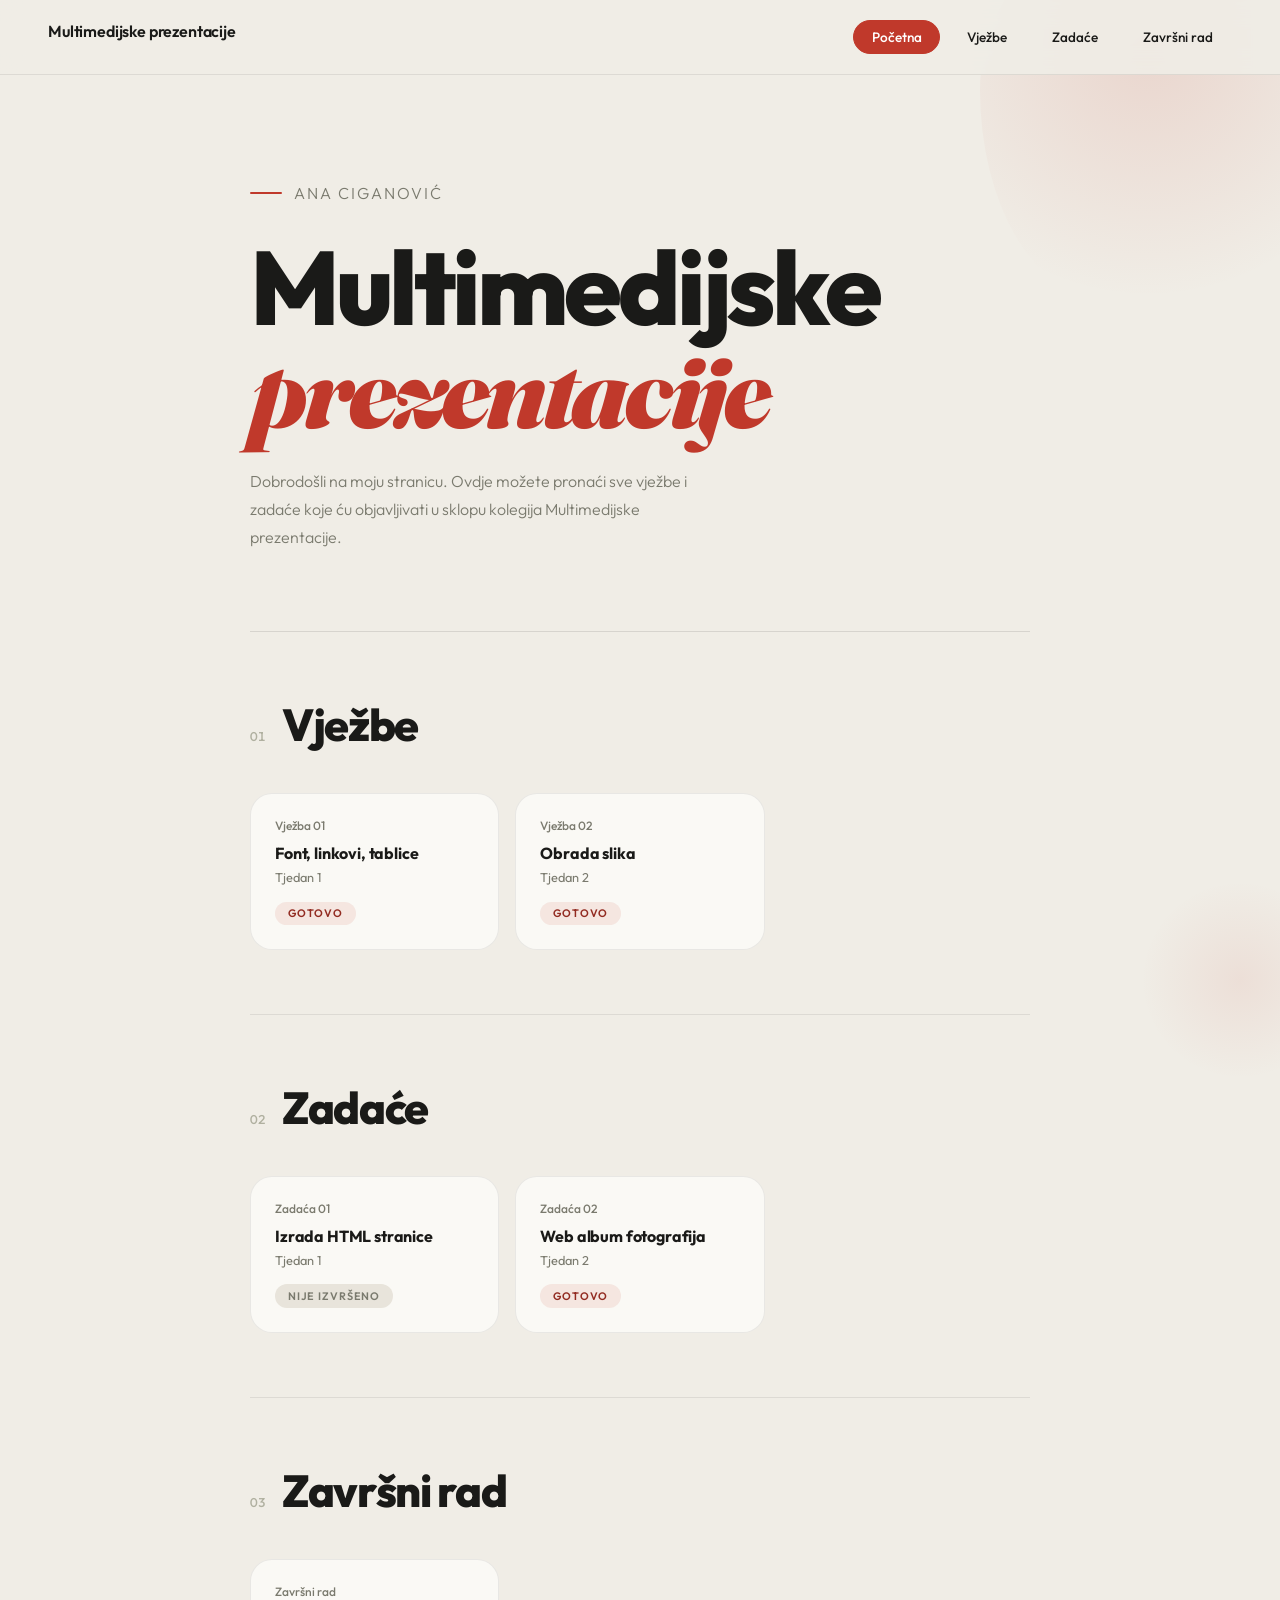
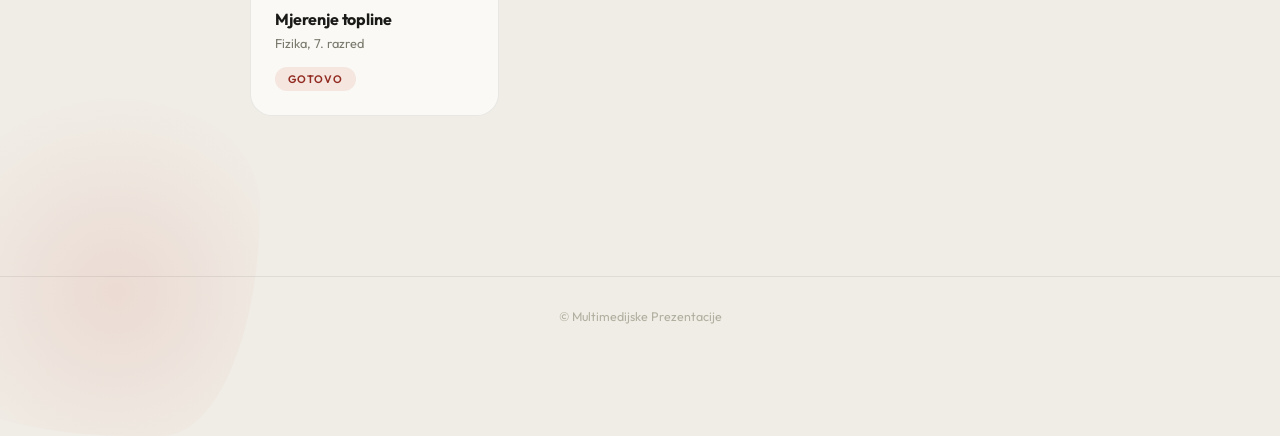
<file: index.html>
<!doctype html>
<html lang="hr">
<head>
  <meta charset="utf-8" />
  <meta name="viewport" content="width=device-width,initial-scale=1" />
  <title>Multimedijske Prezentacije</title>
  <link rel="stylesheet" href="assets/css/style.css">
</head>
<body>

  <div class="shape shape-1"></div>
  <div class="shape shape-2"></div>
  <div class="shape shape-3"></div>

  <header class="site-header">
    <h1>Multimedijske prezentacije</h1>
    <nav>
      <a href="index.html" class="active">Početna</a>
      <a href="vjezbe/index.html">Vježbe</a>
      <a href="zadace/index.html">Zadaće</a>
      <a href="Zavrsni rad/index.html">Završni rad</a>
    </nav>
  </header>

  <main>

    <div class="hero">
      <p class="hero-label">Ana Ciganović</p>
      <h2 class="hero-name">
        Multimedijske
        <span class="hero-name-italic">prezentacije</span>
      </h2>
      <p>Dobrodošli na moju stranicu. Ovdje možete pronaći sve vježbe i zadaće koje ću objavljivati u sklopu kolegija Multimedijske prezentacije.</p>
    </div>

    <div class="section">
      <div class="section-heading">
        <span class="section-num">01</span>
        <h2>Vježbe</h2>
      </div>
      <div class="cards-grid">
        <a href="vjezbe/vjezba1.html" class="card">
          <p class="card-number">Vježba 01</p>
          <h3>Font, linkovi, tablice</h3>
          <p class="card-meta">Tjedan 1</p>
          <span class="card-status status--gotovo">Gotovo</span>
        </a>
        <a href="vjezbe/vjezba2/vjezba2.html" class="card">
          <p class="card-number">Vježba 02</p>
          <h3>Obrada slika</h3>
          <p class="card-meta">Tjedan 2</p>
          <span class="card-status status--gotovo">Gotovo</span>
        </a>
        <!-- kopiraj gornji <a class="card"> blok za svaku novu vježbu -->
      </div>
    </div>

    <div class="section">
      <div class="section-heading">
        <span class="section-num">02</span>
        <h2>Zadaće</h2>
      </div>
      <div class="cards-grid">
        <a href="zadace/zadaca1.html" class="card">
          <p class="card-number">Zadaća 01</p>
          <h3>Izrada HTML stranice</h3>
          <p class="card-meta">Tjedan 1</p>
          <span class="card-status status--tijeku">Nije izvršeno</span>
        </a>
        <a href="zadace/zadaca2/zadaca2.html" class="card">
          <p class="card-number">Zadaća 02</p>
          <h3>Web album fotografija</h3>
          <p class="card-meta">Tjedan 2</p>
          <span class="card-status status--gotovo">Gotovo</span>
        </a>
        </div>
    </div>
    
    <div class="section">
      <div class="section-heading">
        <span class="section-num">03</span>
        <h2>Završni rad</h2>
      </div>
      <div class="cards-grid">
        <a href="Zavrsni rad/index.html" class="card">
          <p class="card-number">Završni rad</p>
          <h3>Mjerenje topline</h3>
          <p class="card-meta">Fizika, 7. razred</p>
          <span class="card-status status--gotovo">Gotovo</span>
        </a>
      </div>
    </div>
    
  </main>

  <footer>
    <p>&copy; Multimedijske Prezentacije</p>
  </footer>

</body>
</html>
</file>
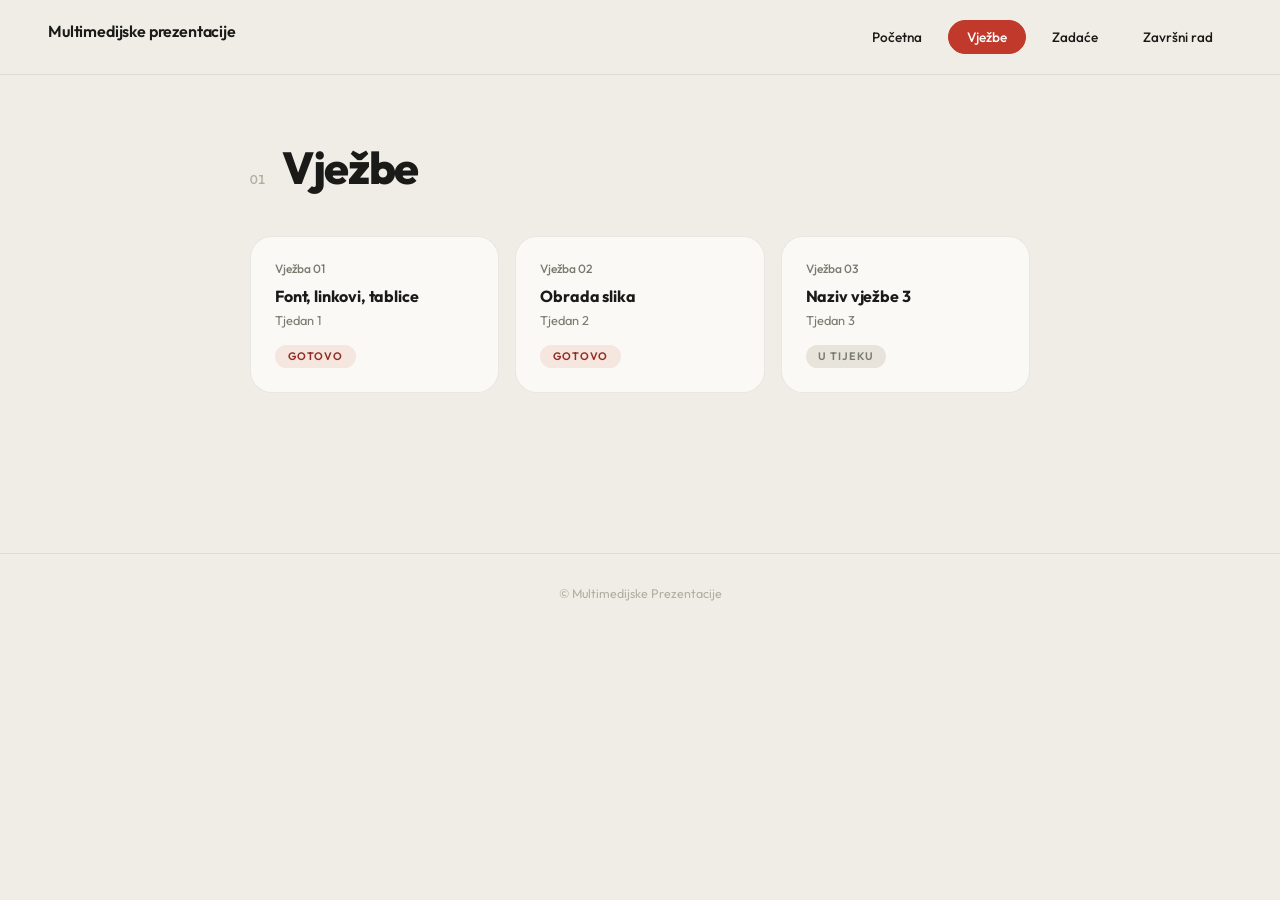
<file: vjezbe/index.html>
<!doctype html>
<html lang="hr">

<head>
  <meta charset="utf-8">
  <meta name="viewport" content="width=device-width,initial-scale=1">

  <title>Vježbe</title>

  <!-- povezivanje CSS-a -->
  <link rel="stylesheet" href="../assets/css/style.css">
</head>

<body>

  <header class="site-header">
    <h1>Multimedijske prezentacije</h1>
    <nav>
      <a href="../index.html">Početna</a>
      <a href="index.html" class="active">Vježbe</a>
      <a href="../zadace/index.html">Zadaće</a>
      <a href="../Zavrsni rad/index.html">Završni rad</a>
    </nav>
  </header>

  <main>

    <div class="section">

      <div class="section-heading">
        <span class="section-num">01</span>
        <h2>Vježbe</h2>
      </div>

      <div class="cards-grid">

        <a href="vjezba1.html" class="card">
          <p class="card-number">Vježba 01</p>
          <h3>Font, linkovi, tablice</h3>
          <p class="card-meta">Tjedan 1</p>
          <span class="card-status status--gotovo">Gotovo</span>
        </a>

        <a href="vjezba2/vjezba2.html" class="card">
          <p class="card-number">Vježba 02</p>
          <h3>Obrada slika</h3>
          <p class="card-meta">Tjedan 2</p>
          <span class="card-status status--gotovo">Gotovo</span>
        </a>

        <a href="vjezba3.html" class="card">
          <p class="card-number">Vježba 03</p>
          <h3>Naziv vježbe 3</h3>
          <p class="card-meta">Tjedan 3</p>
          <span class="card-status status--tijeku">U tijeku</span>
        </a>

      </div>

    </div>

  </main>

  <footer>
    <p>&copy; Multimedijske Prezentacije</p>
  </footer>

</body>
</html>
</file>
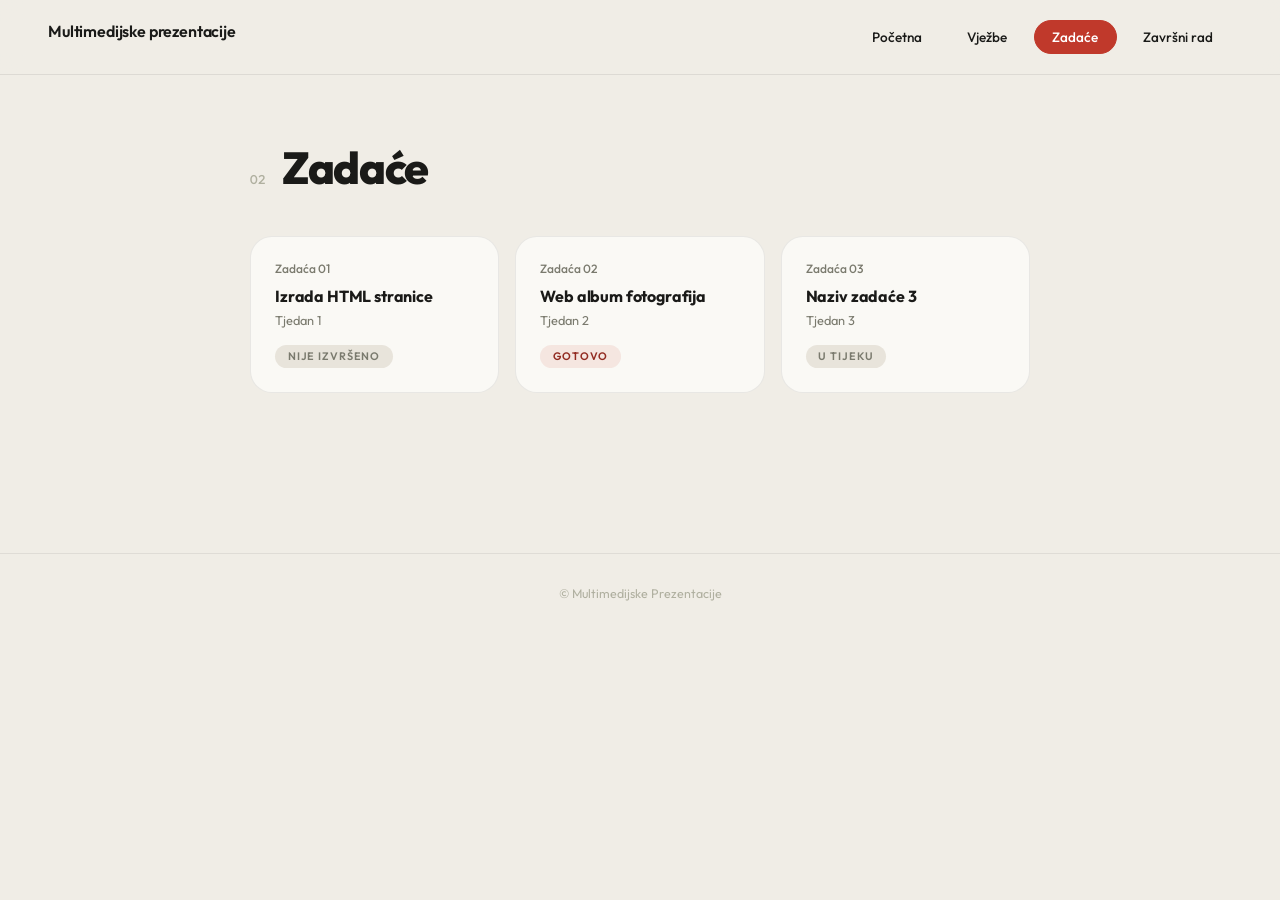
<file: zadace/index.html>
<!doctype html>
<html lang="hr">

<head>
  <meta charset="utf-8">
  <meta name="viewport" content="width=device-width,initial-scale=1">

  <title>Zadaće</title>

  <!-- povezivanje CSS-a -->
  <link rel="stylesheet" href="../assets/css/style.css">
</head>

<body>

  <header class="site-header">
    <h1>Multimedijske prezentacije</h1>
    <nav>
      <a href="../index.html">Početna</a>
      <a href="../vjezbe/index.html">Vježbe</a>
      <a href="index.html" class="active">Zadaće</a>
      <a href="../Zavrsni rad/index.html">Završni rad</a>
    </nav>
  </header>

  <main>

    <div class="section">

      <div class="section-heading">
        <span class="section-num">02</span>
        <h2>Zadaće</h2>
      </div>

      <div class="cards-grid">

        <a href="zadaca1.html" class="card">
          <p class="card-number">Zadaća 01</p>
          <h3>Izrada HTML stranice</h3>
          <p class="card-meta">Tjedan 1</p>
          <span class="card-status status--tijeku">Nije izvršeno</span>
        </a>

        <a href="zadaca2.html" class="card">
          <p class="card-number">Zadaća 02</p>
          <h3>Web album fotografija</h3>
          <p class="card-meta">Tjedan 2</p>
          <span class="card-status status--gotovo">Gotovo</span>
        </a>

        <a href="zadaca.html" class="card">
          <p class="card-number">Zadaća 03</p>
          <h3>Naziv zadaće 3</h3>
          <p class="card-meta">Tjedan 3</p>
          <span class="card-status status--tijeku">U tijeku</span>
        </a>

      </div>

    </div>

  </main>

  <footer>
    <p>&copy; Multimedijske Prezentacije</p>
  </footer>

</body>
</html>
</file>
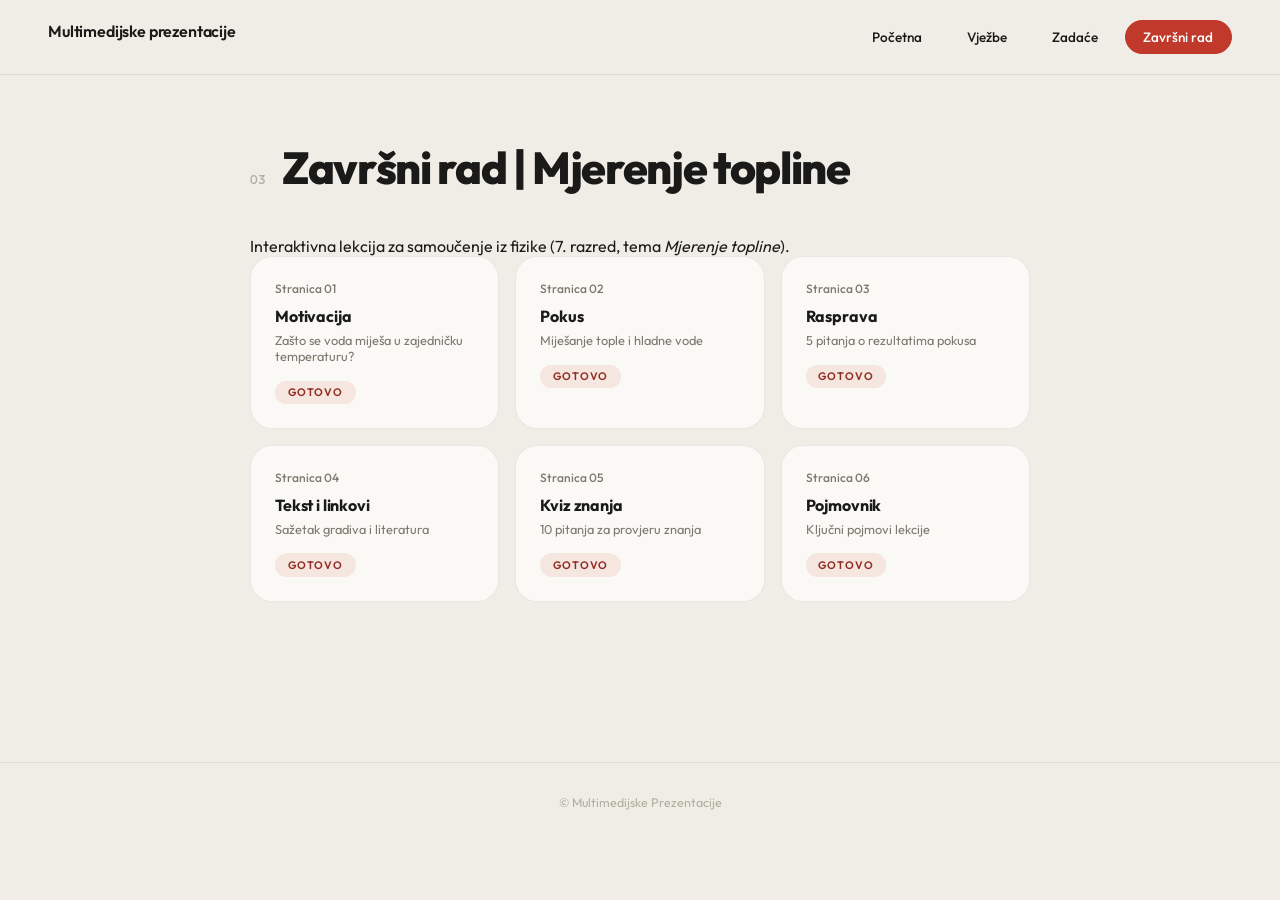
<file: Zavrsni rad/index.html>
<!doctype html>
<html lang="hr">
<head>
  <meta charset="utf-8">
  <meta name="viewport" content="width=device-width,initial-scale=1">
  <title>Završni rad | Mjerenje topline</title>
  <link rel="stylesheet" href="../assets/css/style.css">
</head>
<body>
  <header class="site-header">
    <h1>Multimedijske prezentacije</h1>
    <nav>
      <a href="../index.html">Početna</a>
      <a href="../vjezbe/index.html">Vježbe</a>
      <a href="../zadace/index.html">Zadaće</a>
      <a href="index.html" class="active">Završni rad</a>
    </nav>
  </header>
  <main>
    <div class="section">
      <div class="section-heading">
        <span class="section-num">03</span>
        <h2>Završni rad | Mjerenje topline</h2>
      </div>
      <p style="max-width:700px;">
        Interaktivna lekcija za samoučenje iz fizike (7. razred, tema
        <em>Mjerenje topline</em>).
      </p>
      <div class="cards-grid">
        <a href="motivacija.html" class="card">
          <p class="card-number">Stranica 01</p>
          <h3>Motivacija</h3>
          <p class="card-meta">Zašto se voda miješa u zajedničku temperaturu?</p>
          <span class="card-status status--gotovo">Gotovo</span>
        </a>
        <a href="pokus.html" class="card">
          <p class="card-number">Stranica 02</p>
          <h3>Pokus</h3>
          <p class="card-meta">Miješanje tople i hladne vode</p>
          <span class="card-status status--gotovo">Gotovo</span>
        </a>
        <a href="rasprava.html" class="card">
          <p class="card-number">Stranica 03</p>
          <h3>Rasprava</h3>
          <p class="card-meta">5 pitanja o rezultatima pokusa</p>
          <span class="card-status status--gotovo">Gotovo</span>
        </a>
        <a href="txt_&_links.html" class="card">
          <p class="card-number">Stranica 04</p>
          <h3>Tekst i linkovi</h3>
          <p class="card-meta">Sažetak gradiva i literatura</p>
          <span class="card-status status--gotovo">Gotovo</span>
        </a>
        <a href="kviz_znanja.html" class="card">
          <p class="card-number">Stranica 05</p>
          <h3>Kviz znanja</h3>
          <p class="card-meta">10 pitanja za provjeru znanja</p>
          <span class="card-status status--gotovo">Gotovo</span>
        </a>
        <a href="pojmovnik.html" class="card">
          <p class="card-number">Stranica 06</p>
          <h3>Pojmovnik</h3>
          <p class="card-meta">Ključni pojmovi lekcije</p>
          <span class="card-status status--gotovo">Gotovo</span>
        </a>
      </div>
    </div>
  </main>
  <footer>
    <p>&copy; Multimedijske Prezentacije</p>
  </footer>
</body>
</html>
</file>
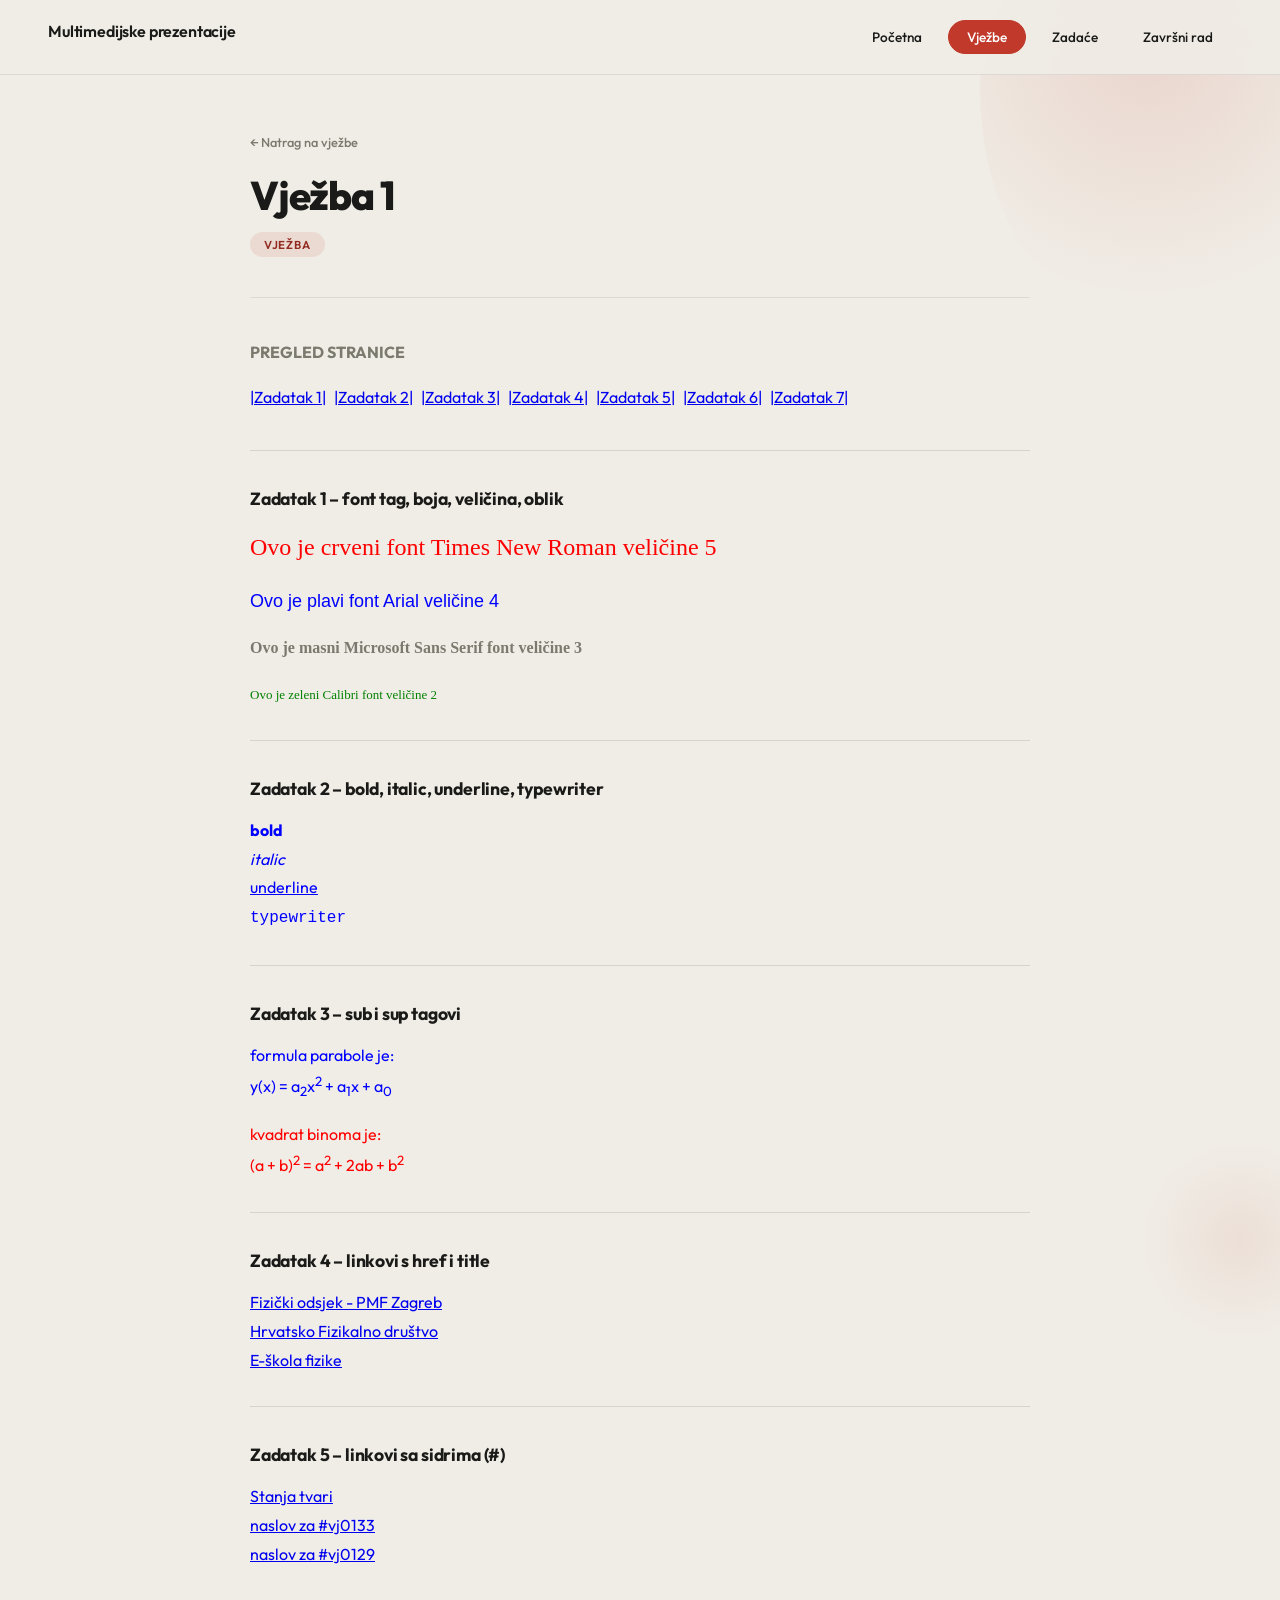
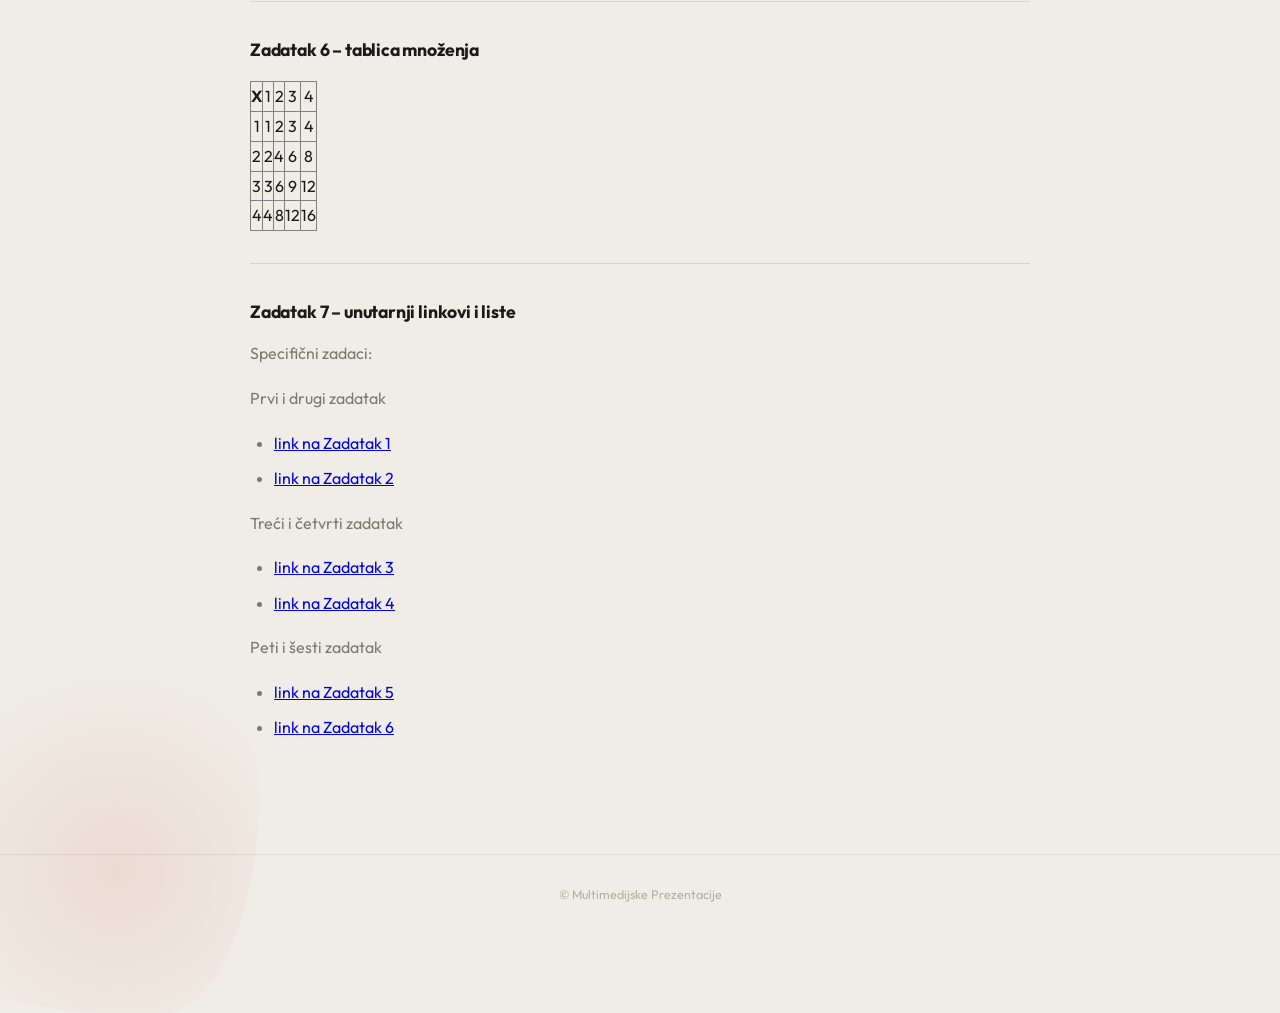
<file: vjezbe/vjezba1.html>
<!doctype html>
<html lang="hr">
<head>
  <meta charset="utf-8" />
  <meta name="viewport" content="width=device-width,initial-scale=1" />
  <title>Vježba 1 – Multimedijske Prezentacije</title>
  <link rel="stylesheet" href="../assets/css/style.css">
</head>
<body>

  <div class="shape shape-1"></div>
  <div class="shape shape-2"></div>
  <div class="shape shape-3"></div>

  <header class="site-header">
    <h1>Multimedijske prezentacije</h1>
    <nav>
      <a href="../index.html">Početna</a>
      <a href="index.html" class="active">Vježbe</a>
      <a href="../zadace/index.html">Zadaće</a>
      <a href="../Zavrsni rad/index.html">Završni rad</a>

    </nav>
  </header>

  <main>
    <div class="page-header">
      <a href="index.html" class="back-link">← Natrag na vježbe</a>
      <h2>Vježba 1</h2>
      <span class="page-tag tag--vjezba">Vježba</span>
    </div>

    <div class="content">

      <!-- PREGLED STRANICE -->
      <p><strong>PREGLED STRANICE</strong></p>
      <ul style="list-style:none; padding:0; display:flex; flex-wrap:wrap; gap:0.5rem; margin-bottom:2rem;">
        <li><a href="#zad1">|Zadatak 1|</a></li>
        <li><a href="#zad2">|Zadatak 2|</a></li>
        <li><a href="#zad3">|Zadatak 3|</a></li>
        <li><a href="#zad4">|Zadatak 4|</a></li>
        <li><a href="#zad5">|Zadatak 5|</a></li>
        <li><a href="#zad6">|Zadatak 6|</a></li>
        <li><a href="#zad7">|Zadatak 7|</a></li>
      </ul>

      <hr style="margin:2rem 0; border:none; border-top:1px solid rgba(0,0,0,0.1);">

      <!-- ZADATAK 1 -->
      <a name="zad1"></a>
      <h3>Zadatak 1 – font tag, boja, veličina, oblik</h3>
      <p><font face="Times New Roman" size="5" color="red">Ovo je crveni font Times New Roman veličine 5</font></p>
      <p><font face="Arial" size="4" color="blue">Ovo je plavi font Arial veličine 4</font></p>
      <p><font face="Microsoft Sans Serif" size="3"><b>Ovo je masni Microsoft Sans Serif font veličine 3</b></font></p>
      <p><font face="Calibri" size="2" color="green">Ovo je zeleni Calibri font veličine 2</font></p>

      <hr style="margin:2rem 0; border:none; border-top:1px solid rgba(0,0,0,0.1);">

      <!-- ZADATAK 2 -->
      <a name="zad2"></a>
      <h3>Zadatak 2 – bold, italic, underline, typewriter</h3>
      <p>
        <font color="blue"><b>bold</b></font><br>
        <font color="blue"><i>italic</i></font><br>
        <font color="blue"><u>underline</u></font><br>
        <font color="blue"><tt>typewriter</tt></font>
      </p>

      <hr style="margin:2rem 0; border:none; border-top:1px solid rgba(0,0,0,0.1);">

      <!-- ZADATAK 3 -->
      <a name="zad3"></a>
      <h3>Zadatak 3 – sub i sup tagovi</h3>
      <p>
        <font color="blue">formula parabole je:</font><br>
        <font color="blue">y(x) = a<sub>2</sub>x<sup>2</sup> + a<sub>1</sub>x + a<sub>0</sub></font>
      </p>
      <p>
        <font color="red">kvadrat binoma je:</font><br>
        <font color="red">(a + b)<sup>2</sup> = a<sup>2</sup> + 2ab + b<sup>2</sup></font>
      </p>

      <hr style="margin:2rem 0; border:none; border-top:1px solid rgba(0,0,0,0.1);">

      <!-- ZADATAK 4 -->
      <a name="zad4"></a>
      <h3>Zadatak 4 – linkovi s href i title</h3>
      <p>
        <a href="https://www.pmf.unizg.hr/phy" title="Fizički odsjek - PMF Zagreb">Fizički odsjek - PMF Zagreb</a><br>
        <a href="https://www.hfd.hr" title="Hrvatsko Fizikalno društvo">Hrvatsko Fizikalno društvo</a><br>
        <a href="https://eskola.hfd.hr" title="E-škola fizike">E-škola fizike</a>
      </p>

      <hr style="margin:2rem 0; border:none; border-top:1px solid rgba(0,0,0,0.1);">

      <!-- ZADATAK 5 -->
      <a name="zad5"></a>
      <h3>Zadatak 5 – linkovi sa sidrima (#)</h3>
      <p>
        <a href="https://eskola.hfd.hr/proc_za_vas/starevijesti.htm#vj0135" title="Stanja tvari">Stanja tvari</a><br>
        <a href="https://eskola.hfd.hr/proc_za_vas/starevijesti.htm#vj0133" title="naslov za #vj0133">naslov za #vj0133</a><br>
        <a href="https://eskola.hfd.hr/proc_za_vas/starevijesti.htm#vj0129" title="naslov za #vj0129">naslov za #vj0129</a>
      </p>

      <hr style="margin:2rem 0; border:none; border-top:1px solid rgba(0,0,0,0.1);">

      <!-- ZADATAK 6 -->
      <a name="zad6"></a>
      <h3>Zadatak 6 – tablica množenja</h3>
      <table border="1" cellpadding="10" cellspacing="0" style="border-collapse:collapse; text-align:center; margin-top:1rem;">
        <tr><td><b>X</b></td><td>1</td><td>2</td><td>3</td><td>4</td></tr>
        <tr><td>1</td><td>1</td><td>2</td><td>3</td><td>4</td></tr>
        <tr><td>2</td><td>2</td><td>4</td><td>6</td><td>8</td></tr>
        <tr><td>3</td><td>3</td><td>6</td><td>9</td><td>12</td></tr>
        <tr><td>4</td><td>4</td><td>8</td><td>12</td><td>16</td></tr>
      </table>

      <hr style="margin:2rem 0; border:none; border-top:1px solid rgba(0,0,0,0.1);">

      <!-- ZADATAK 7 -->
      <a name="zad7"></a>
      <h3>Zadatak 7 – unutarnji linkovi i liste</h3>
      <p>Specifični zadaci:</p>

      <p>Prvi i drugi zadatak</p>
      <ul>
        <li><a href="#zad1">link na Zadatak 1</a></li>
        <li><a href="#zad2">link na Zadatak 2</a></li>
      </ul>

      <p>Treći i četvrti zadatak</p>
      <ul>
        <li><a href="#zad3">link na Zadatak 3</a></li>
        <li><a href="#zad4">link na Zadatak 4</a></li>
      </ul>

      <p>Peti i šesti zadatak</p>
      <ul>
        <li><a href="#zad5">link na Zadatak 5</a></li>
        <li><a href="#zad6">link na Zadatak 6</a></li>
      </ul>

    </div>
  </main>

  <footer>
    <p>&copy; Multimedijske Prezentacije</p>
  </footer>

</body>
</html>
</file>
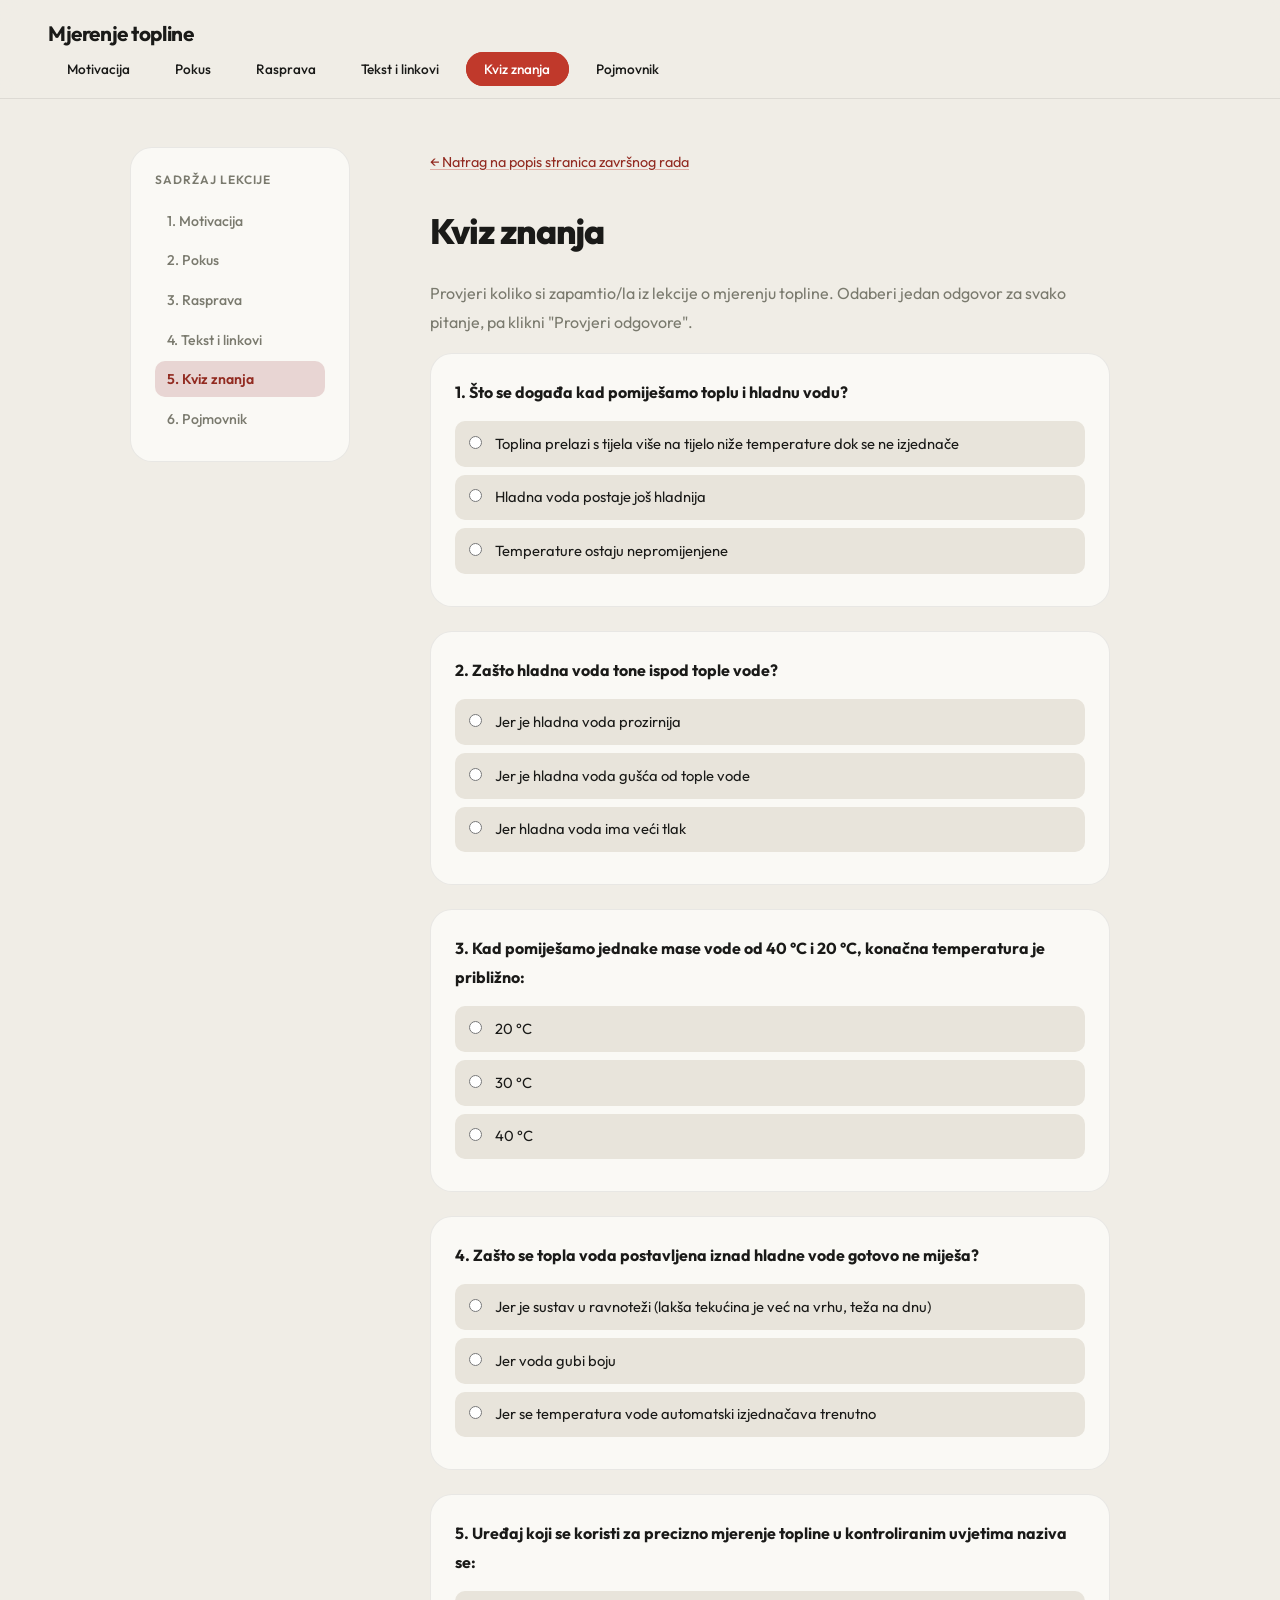
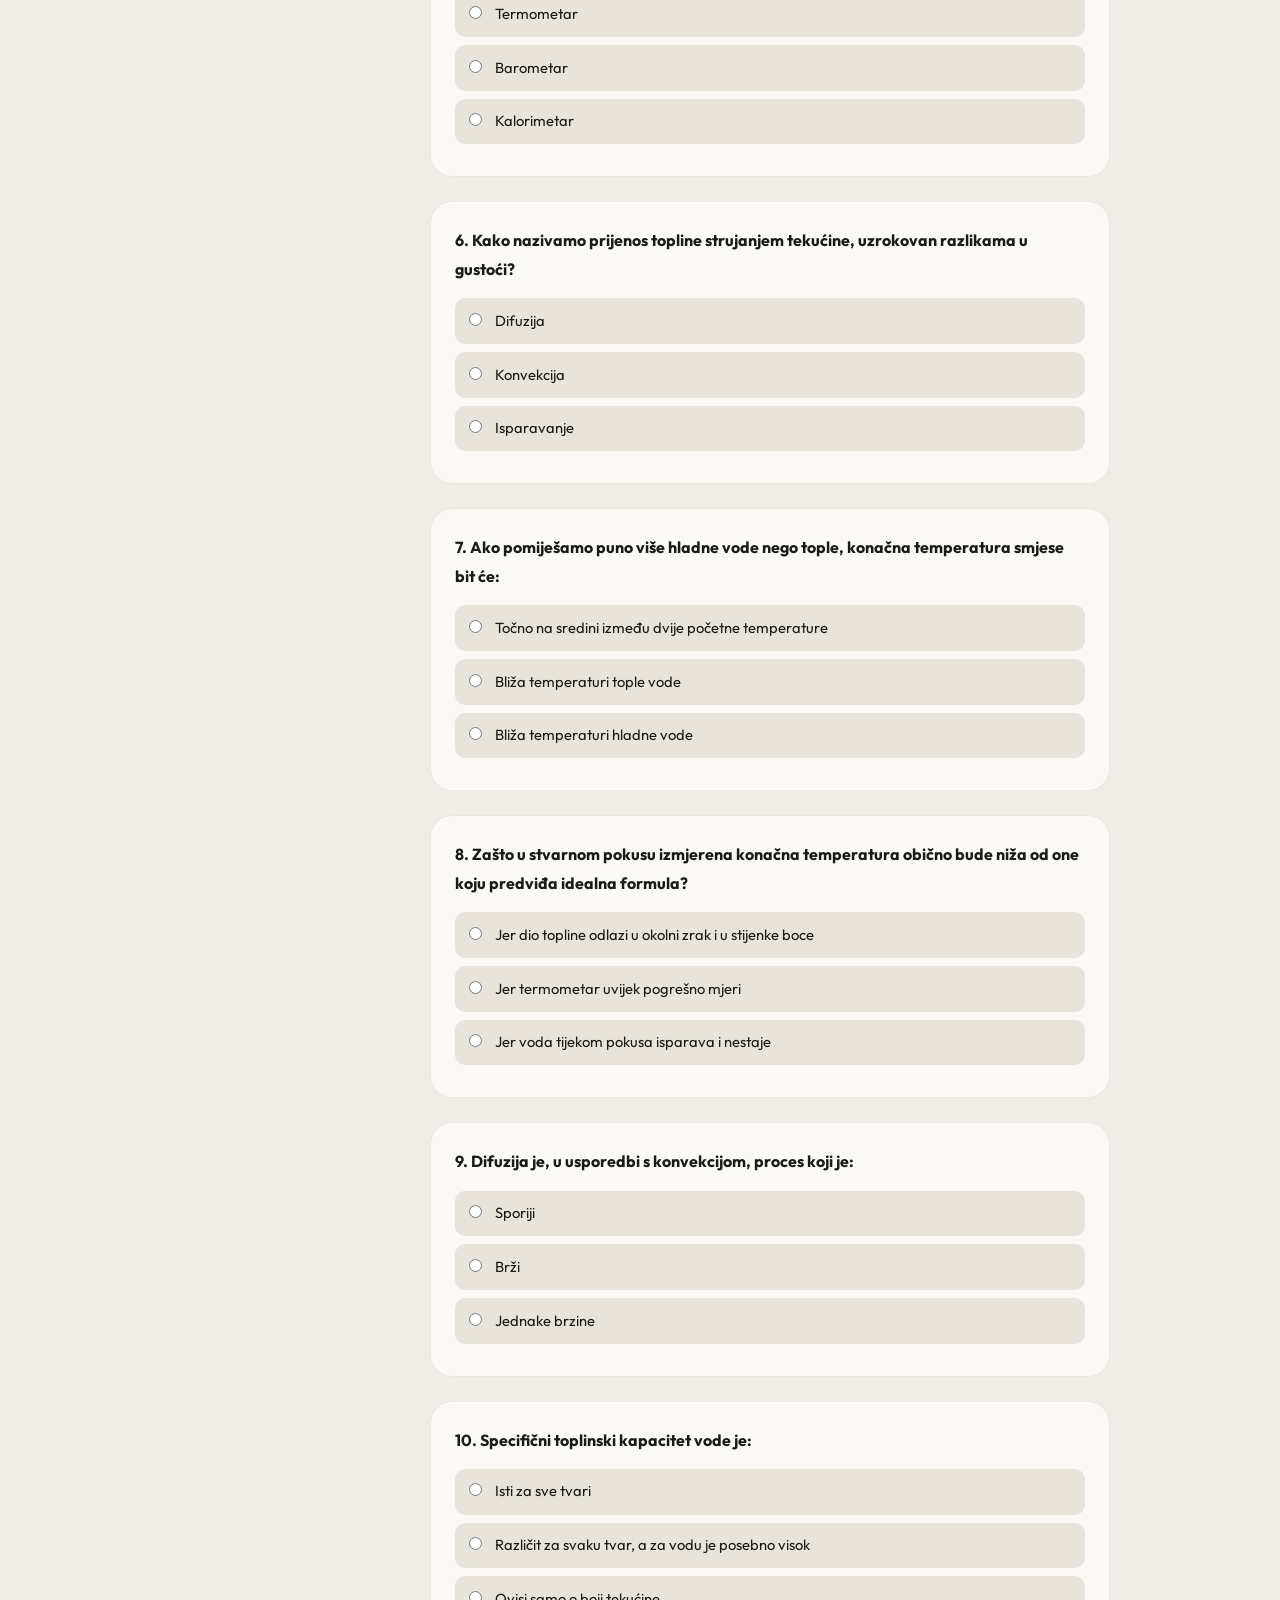
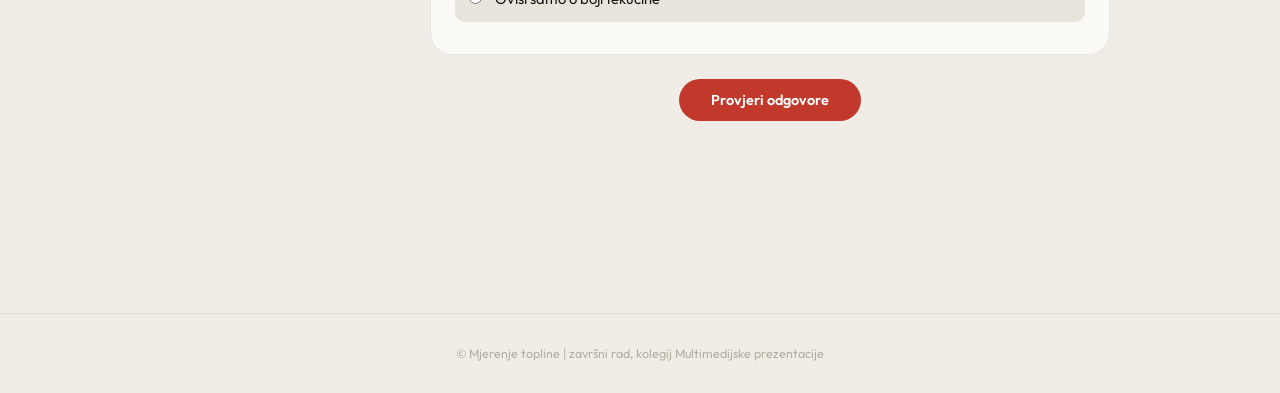
<file: Zavrsni rad/kviz_znanja.html>
<!doctype html>
<html lang="hr">
<head>
<meta charset="UTF-8">
<meta name="viewport" content="width=device-width, initial-scale=1.0">
<title>Kviz znanja | Mjerenje topline</title>
<link rel="stylesheet" href="../assets/css/style.css">
<style>
  .kviz-pitanje {
    background: var(--white);
    border: 1px solid rgba(0,0,0,0.07);
    border-radius: var(--radius-lg);
    padding: 1.5rem;
    margin-bottom: 1.5rem;
  }
  .kviz-pitanje h4 {
    font-family: 'Outfit', sans-serif;
    font-size: 1rem;
    font-weight: 700;
    margin-bottom: 0.9rem;
    color: var(--text);
  }
  .kviz-odgovori label {
    display: block;
    padding: 0.6rem 0.9rem;
    margin-bottom: 0.5rem;
    border-radius: 10px;
    background: var(--bg2);
    cursor: pointer;
    font-size: 0.92rem;
    color: var(--text);
    transition: background 0.2s;
  }
  .kviz-odgovori label:hover { background: var(--red-light); }
  .kviz-odgovori input { margin-right: 0.6rem; }
  .kviz-feedback {
    display: none;
    margin-top: 0.6rem;
    font-size: 0.85rem;
    font-weight: 600;
    padding: 0.5rem 0.9rem;
    border-radius: 8px;
  }
  .kviz-feedback.tocno { background: rgba(46,139,87,0.12); color: #2e6b45; }
  .kviz-feedback.netocno { background: rgba(192,57,43,0.1); color: var(--red-dark); }
  #kviz-rezultat {
    text-align: center;
    font-family: 'Outfit', sans-serif;
    font-size: 1.3rem;
    font-weight: 700;
    margin-top: 1.5rem;
    display: none;
  }
  #kviz-provjeri {
    display: block;
    margin: 1.5rem auto 0;
    font-family: 'Outfit', sans-serif;
    font-weight: 600;
    font-size: 0.9rem;
    color: #fff;
    background: var(--red);
    border: none;
    padding: 0.75rem 2rem;
    border-radius: 999px;
    cursor: pointer;
    transition: background 0.2s;
  }
  #kviz-provjeri:hover { background: var(--red-dark); }
</style>
</head>
<body>
<header>
  <h1>Mjerenje topline</h1>
  <nav class="horizontalni-meni">
    <ul>
      <li><a href="motivacija.html">Motivacija</a></li>
      <li><a href="pokus.html">Pokus</a></li>
      <li><a href="rasprava.html">Rasprava</a></li>
      <li><a href="txt_&_links.html">Tekst i linkovi</a></li>
      <li><a href="kviz_znanja.html" class="aktivno">Kviz znanja</a></li>
      <li><a href="pojmovnik.html">Pojmovnik</a></li>
    </ul>
  </nav>
</header>
<div class="glavni-okvir">
  <nav class="vertikalni-meni">
    <h2>Sadržaj lekcije</h2>
    <ul>
      <li><a href="motivacija.html">1. Motivacija</a></li>
      <li><a href="pokus.html">2. Pokus</a></li>
      <li><a href="rasprava.html">3. Rasprava</a></li>
      <li><a href="txt_&_links.html">4. Tekst i linkovi</a></li>
      <li><a href="kviz_znanja.html" class="aktivno">5. Kviz znanja</a></li>
      <li><a href="pojmovnik.html">6. Pojmovnik</a></li>
    </ul>
  </nav>
  <main>
    <p><a href="index.html" style="font-size:0.9em;">← Natrag na popis stranica završnog rada</a></p>
    <h2>Kviz znanja</h2>
    <p>Provjeri koliko si zapamtio/la iz lekcije o mjerenju topline. Odaberi jedan odgovor za svako pitanje, pa klikni "Provjeri odgovore".</p>

    <form id="kviz-forma">
      <div class="kviz-pitanje">
        <h4>1. Što se događa kad pomiješamo toplu i hladnu vodu?</h4>
        <div class="kviz-odgovori">
          <label><input type="radio" name="p1" value="a"> Toplina prelazi s tijela više na tijelo niže temperature dok se ne izjednače</label>
          <label><input type="radio" name="p1" value="b"> Hladna voda postaje još hladnija</label>
          <label><input type="radio" name="p1" value="c"> Temperature ostaju nepromijenjene</label>
        </div>
        <p class="kviz-feedback" data-tocno="a" data-objasnjenje="Toplina uvijek prelazi s toplijeg na hladnije tijelo sve dok se ne uspostavi zajednička (ravnotežna) temperatura."></p>
      </div>

      <div class="kviz-pitanje">
        <h4>2. Zašto hladna voda tone ispod tople vode?</h4>
        <div class="kviz-odgovori">
          <label><input type="radio" name="p2" value="a"> Jer je hladna voda prozirnija</label>
          <label><input type="radio" name="p2" value="b"> Jer je hladna voda gušća od tople vode</label>
          <label><input type="radio" name="p2" value="c"> Jer hladna voda ima veći tlak</label>
        </div>
        <p class="kviz-feedback" data-tocno="b" data-objasnjenje="Molekule hladne vode su bliže jedna drugoj, pa je gustoća veća i zato hladna voda tone."></p>
      </div>

      <div class="kviz-pitanje">
        <h4>3. Kad pomiješamo jednake mase vode od 40 °C i 20 °C, konačna temperatura je približno:</h4>
        <div class="kviz-odgovori">
          <label><input type="radio" name="p3" value="a"> 20 °C</label>
          <label><input type="radio" name="p3" value="b"> 30 °C</label>
          <label><input type="radio" name="p3" value="c"> 40 °C</label>
        </div>
        <p class="kviz-feedback" data-tocno="b" data-objasnjenje="Kod jednakih masa konačna temperatura je aritmetička sredina: (40+20)/2 = 30 °C."></p>
      </div>

      <div class="kviz-pitanje">
        <h4>4. Zašto se topla voda postavljena iznad hladne vode gotovo ne miješa?</h4>
        <div class="kviz-odgovori">
          <label><input type="radio" name="p4" value="a"> Jer je sustav u ravnoteži (lakša tekućina je već na vrhu, teža na dnu)</label>
          <label><input type="radio" name="p4" value="b"> Jer voda gubi boju</label>
          <label><input type="radio" name="p4" value="c"> Jer se temperatura vode automatski izjednačava trenutno</label>
        </div>
        <p class="kviz-feedback" data-tocno="a" data-objasnjenje="Bez razlike u gustoći po visini nema uzroka strujanja tj. konvekcije pa se tekućine miješaju samo sporom difuzijom."></p>
      </div>

      <div class="kviz-pitanje">
        <h4>5. Uređaj koji se koristi za precizno mjerenje topline u kontroliranim uvjetima naziva se:</h4>
        <div class="kviz-odgovori">
          <label><input type="radio" name="p5" value="a"> Termometar</label>
          <label><input type="radio" name="p5" value="b"> Barometar</label>
          <label><input type="radio" name="p5" value="c"> Kalorimetar</label>
        </div>
        <p class="kviz-feedback" data-tocno="c" data-objasnjenje="Kalorimetar je izolirana posuda koja omogućuje precizno mjerenje razmijenjene topline."></p>
      </div>

      <div class="kviz-pitanje">
        <h4>6. Kako nazivamo prijenos topline strujanjem tekućine, uzrokovan razlikama u gustoći?</h4>
        <div class="kviz-odgovori">
          <label><input type="radio" name="p6" value="a"> Difuzija</label>
          <label><input type="radio" name="p6" value="b"> Konvekcija</label>
          <label><input type="radio" name="p6" value="c"> Isparavanje</label>
        </div>
        <p class="kviz-feedback" data-tocno="b" data-objasnjenje="Konvekcija je strujanje tekućine (ili plina) uzrokovano razlikama u gustoći nastalim zbog razlike u temperaturi."></p>
      </div>

      <div class="kviz-pitanje">
        <h4>7. Ako pomiješamo puno više hladne vode nego tople, konačna temperatura smjese bit će:</h4>
        <div class="kviz-odgovori">
          <label><input type="radio" name="p7" value="a"> Točno na sredini između dvije početne temperature</label>
          <label><input type="radio" name="p7" value="c"> Bliža temperaturi tople vode</label>
          <label><input type="radio" name="p7" value="b"> Bliža temperaturi hladne vode</label>
        </div>
        <p class="kviz-feedback" data-tocno="b" data-objasnjenje="Veća masa hladne vode ima veći utjecaj na konačni rezultat, pa je konačna temperatura bliža početnoj vrijednosti hladne vode."></p>
      </div>

      <div class="kviz-pitanje">
        <h4>8. Zašto u stvarnom pokusu izmjerena konačna temperatura obično bude niža od one koju predviđa idealna formula?</h4>
        <div class="kviz-odgovori">
          <label><input type="radio" name="p8" value="a"> Jer dio topline odlazi u okolni zrak i u stijenke boce</label>
          <label><input type="radio" name="p8" value="b"> Jer termometar uvijek pogrešno mjeri</label>
          <label><input type="radio" name="p8" value="c"> Jer voda tijekom pokusa isparava i nestaje</label>
        </div>
        <p class="kviz-feedback" data-tocno="a" data-objasnjenje="Idealna formula pretpostavlja da nema gubitka topline u okolinu, no u stvarnosti se dio topline uvijek izgubi u okolinu."></p>
      </div>

      <div class="kviz-pitanje">
        <h4>9. Difuzija je, u usporedbi s konvekcijom, proces koji je:</h4>
        <div class="kviz-odgovori">
          <label><input type="radio" name="p9" value="b"> Sporiji</label>
          <label><input type="radio" name="p9" value="a"> Brži</label>
          <label><input type="radio" name="p9" value="c"> Jednake brzine</label>
        </div>
        <p class="kviz-feedback" data-tocno="b" data-objasnjenje="Difuzija je spontano, sporo miješanje čestica bez strujanja, dok konvekcija aktivno i brzo miješa tekućine strujanjem."></p>
      </div>

      <div class="kviz-pitanje">
        <h4>10. Specifični toplinski kapacitet vode je:</h4>
        <div class="kviz-odgovori">
          <label><input type="radio" name="p10" value="a"> Isti za sve tvari</label>
          <label><input type="radio" name="p10" value="b"> Različit za svaku tvar, a za vodu je posebno visok</label>
          <label><input type="radio" name="p10" value="c"> Ovisi samo o boji tekućine</label>
        </div>
        <p class="kviz-feedback" data-tocno="b" data-objasnjenje="Svaka tvar ima svoj specifični toplinski kapacitet. Voda ima posebno visok kapacitet, zbog čega se sporo zagrijava i sporo hladi."></p>
      </div>

      <button type="button" id="kviz-provjeri">Provjeri odgovore</button>
      <p id="kviz-rezultat"></p>
    </form>
  </main>
</div>
<footer>
  &copy; Mjerenje topline | završni rad, kolegij Multimedijske prezentacije
</footer>

<script>
document.getElementById('kviz-provjeri').addEventListener('click', function () {
  const pitanja = document.querySelectorAll('.kviz-pitanje');
  let tocno = 0;

  pitanja.forEach(function (pitanje, i) {
    const naziv = 'p' + (i + 1);
    const odabrano = pitanje.querySelector('input[name="' + naziv + '"]:checked');
    const feedback = pitanje.querySelector('.kviz-feedback');
    const tocanOdgovor = feedback.dataset.tocno;

    feedback.style.display = 'block';

    if (!odabrano) {
      feedback.textContent = 'Nisi odabrao_la odgovor.';
      feedback.className = 'kviz-feedback netocno';
      return;
    }

    if (odabrano.value === tocanOdgovor) {
      tocno++;
      feedback.textContent = 'Točno! ' + feedback.dataset.objasnjenje;
      feedback.className = 'kviz-feedback tocno';
    } else {
      feedback.textContent = 'Netočno. ' + feedback.dataset.objasnjenje;
      feedback.className = 'kviz-feedback netocno';
    }
  });

  const rezultat = document.getElementById('kviz-rezultat');
  rezultat.style.display = 'block';
  rezultat.textContent = 'Rezultat: ' + tocno + ' / ' + pitanja.length;
});
</script>
</body>
</html>
</file>
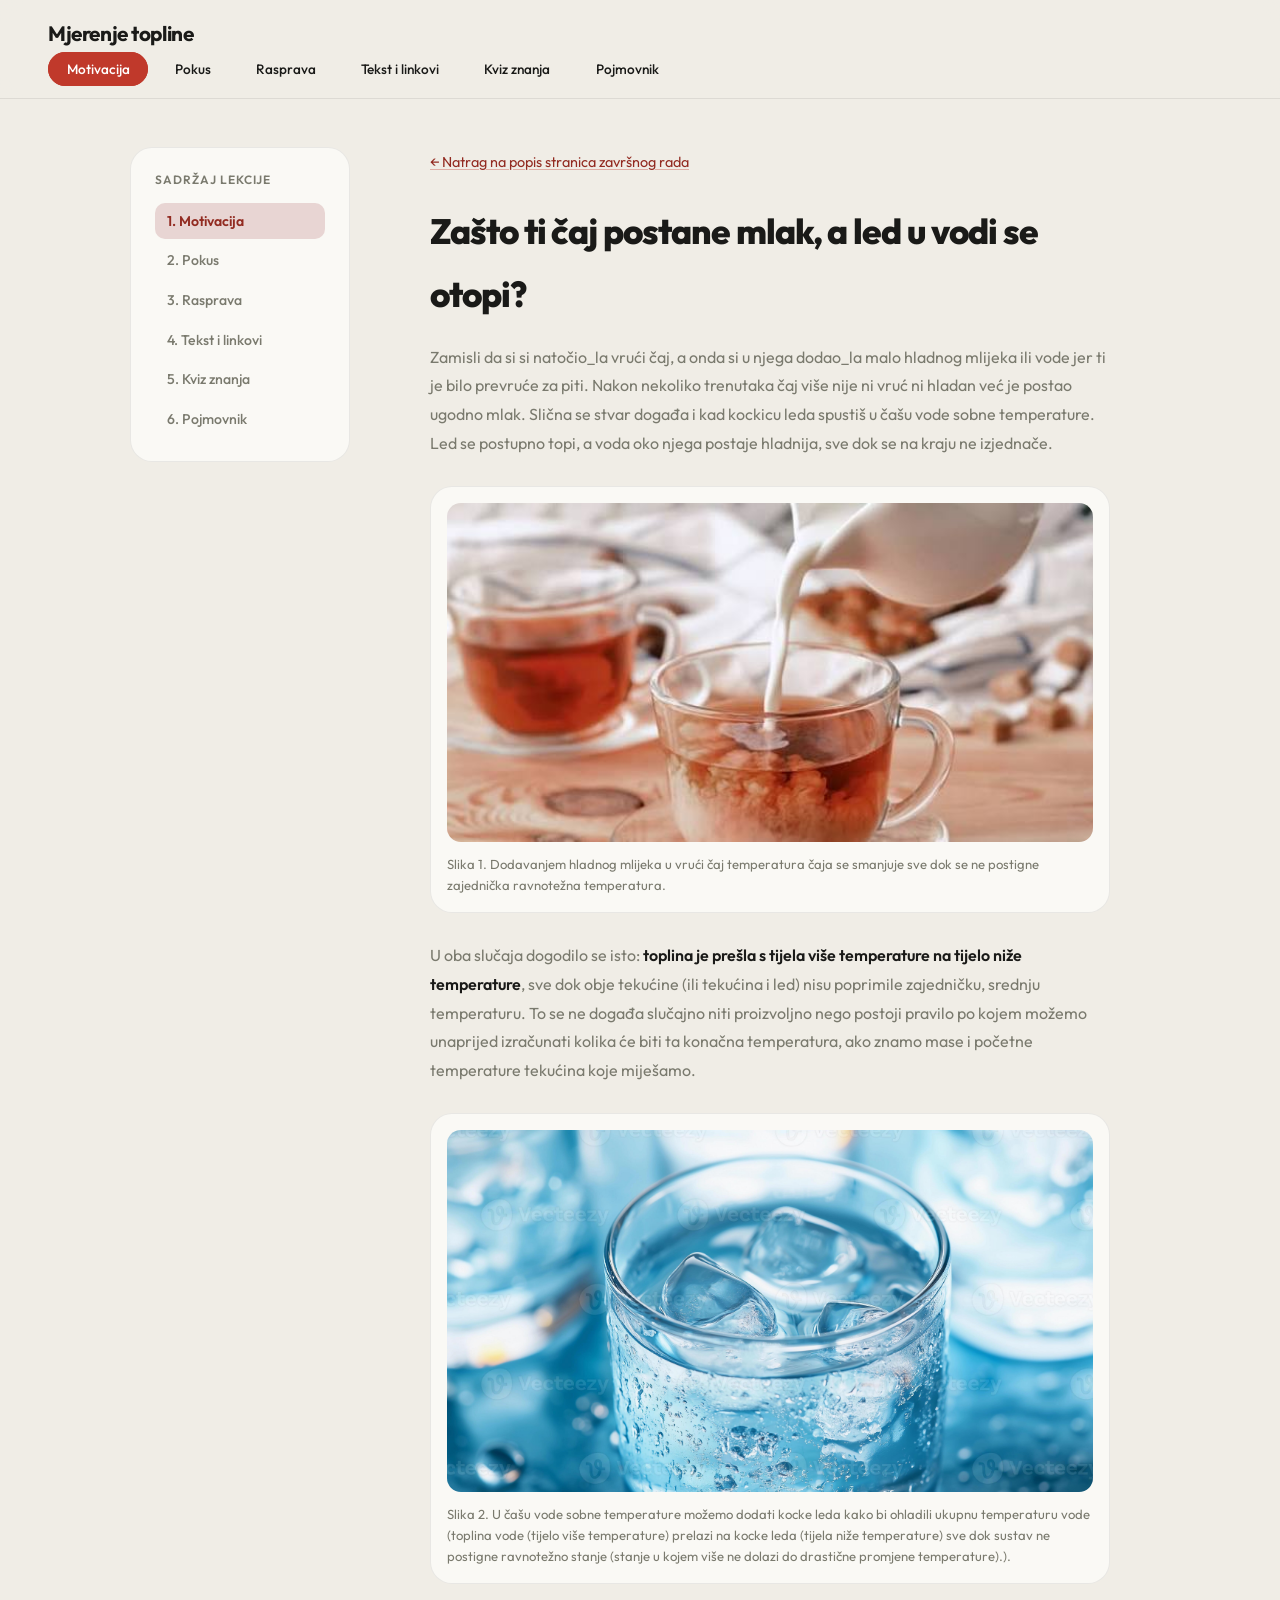
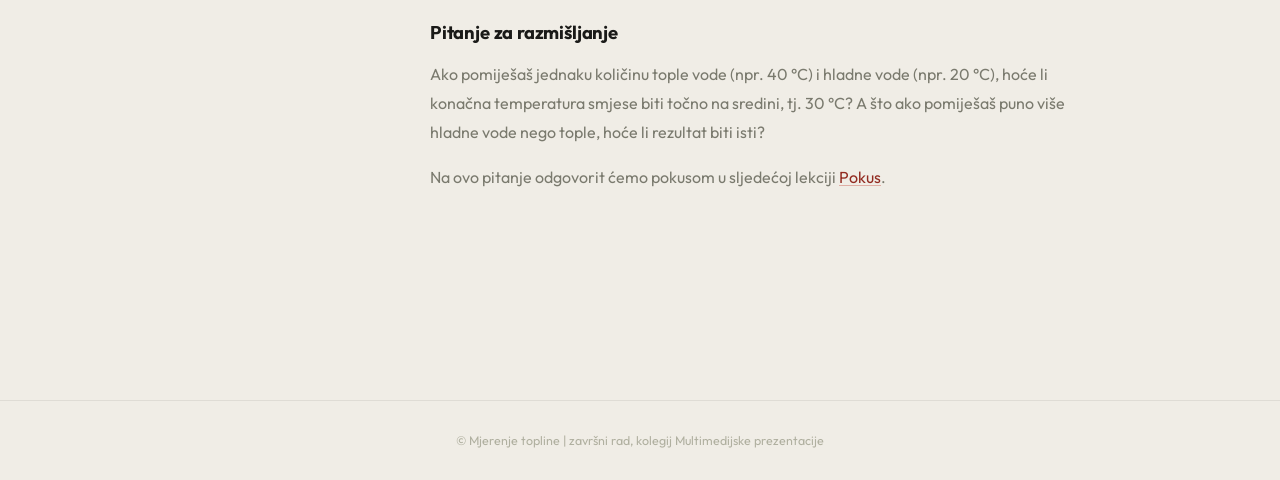
<file: Zavrsni rad/motivacija.html>
<!doctype html>
<html lang="hr">
<head>
<meta charset="UTF-8">
<meta name="viewport" content="width=device-width, initial-scale=1.0">
<title>Zašto ti čaj postane mlak? | Mjerenje topline</title>
<link rel="stylesheet" href="../assets/css/style.css"></head>
<body>

<header>
  <h1>Mjerenje topline</h1>
  <nav class="horizontalni-meni">
    <ul>
      <li><a href="motivacija.html" class="aktivno">Motivacija</a></li>
      <li><a href="pokus.html">Pokus</a></li>
      <li><a href="rasprava.html">Rasprava</a></li>
      <li><a href="txt_&_links.html">Tekst i linkovi</a></li>
      <li><a href="kviz_znanja.html">Kviz znanja</a></li>
      <li><a href="pojmovnik.html">Pojmovnik</a></li>
    </ul>
  </nav>
</header>

<div class="glavni-okvir">

  <nav class="vertikalni-meni">
    <h2>Sadržaj lekcije</h2>
    <ul>
      <li><a href="motivacija.html" class="aktivno">1. Motivacija</a></li>
      <li><a href="pokus.html">2. Pokus</a></li>
      <li><a href="rasprava.html">3. Rasprava</a></li>
      <li><a href="txt_&_links.html">4. Tekst i linkovi</a></li>
      <li><a href="kviz_znanja.html">5. Kviz znanja</a></li>
      <li><a href="pojmovnik.html">6. Pojmovnik</a></li>
    </ul>
  </nav>

  <main>
    <p><a href="index.html" style="font-size:0.9em;">← Natrag na popis stranica završnog rada</a></p>

    <h2>Zašto ti čaj postane mlak, a led u vodi se otopi?</h2>

    <p>
      Zamisli da si si natočio_la vrući čaj, a onda si u njega dodao_la malo hladnog
      mlijeka ili vode jer ti je bilo prevruće za piti. Nakon nekoliko trenutaka
      čaj više nije ni vruć ni hladan već je postao ugodno mlak. Slična se stvar
      događa i kad kockicu leda spustiš u čašu vode sobne temperature. Led se
      postupno topi, a voda oko njega postaje hladnija, sve dok se na kraju ne
      izjednače.
    </p>
    
    <figure>
      <img src="milk_into_tea.jpg" alt="Šalica čaja s dodanim mlijekom">
      <figcaption>
        Slika 1. Dodavanjem hladnog mlijeka u vrući čaj temperatura čaja se
        smanjuje sve dok se ne postigne zajednička ravnotežna temperatura.
      </figcaption>
    </figure>
    
    <p>
      U oba slučaja dogodilo se isto: <strong>toplina je prešla s tijela više
      temperature na tijelo niže temperature</strong>, sve dok obje tekućine
      (ili tekućina i led) nisu poprimile zajedničku, srednju temperaturu.
      To se ne događa slučajno niti proizvoljno nego postoji pravilo po kojem
      možemo unaprijed izračunati kolika će biti ta konačna
      temperatura, ako znamo mase i početne temperature tekućina koje miješamo.
    </p>

    <figure>
      <img src="ice_cube.jpg" alt="Kocke leda dodana u čašu vode">
      <figcaption>
        Slika 2. U čašu vode sobne temperature možemo dodati kocke leda kako bi ohladili ukupnu temperaturu vode 
        (toplina vode (tijelo više temperature) prelazi na kocke leda (tijela niže temperature) 
        sve dok sustav ne postigne ravnotežno stanje (stanje u kojem više ne dolazi do drastične promjene temperature).).
      </figcaption>
    </figure>


    <h3>Pitanje za razmišljanje</h3>
    <p>
      Ako pomiješaš jednaku količinu tople vode (npr. 40 °C) i
      hladne vode (npr. 20 °C), hoće li konačna temperatura smjese biti točno
      na sredini, tj. 30 °C? A što ako pomiješaš puno više
      hladne vode nego tople, hoće li rezultat biti isti?
    </p>
    <p>
      Na ovo pitanje odgovorit ćemo pokusom u sljedećoj lekciji
      <a href="pokus.html">Pokus</a>.
    </p>
  </main>

</div>

<footer>
  &copy; Mjerenje topline | završni rad, kolegij Multimedijske prezentacije
</footer>

</body>
</html>
</file>
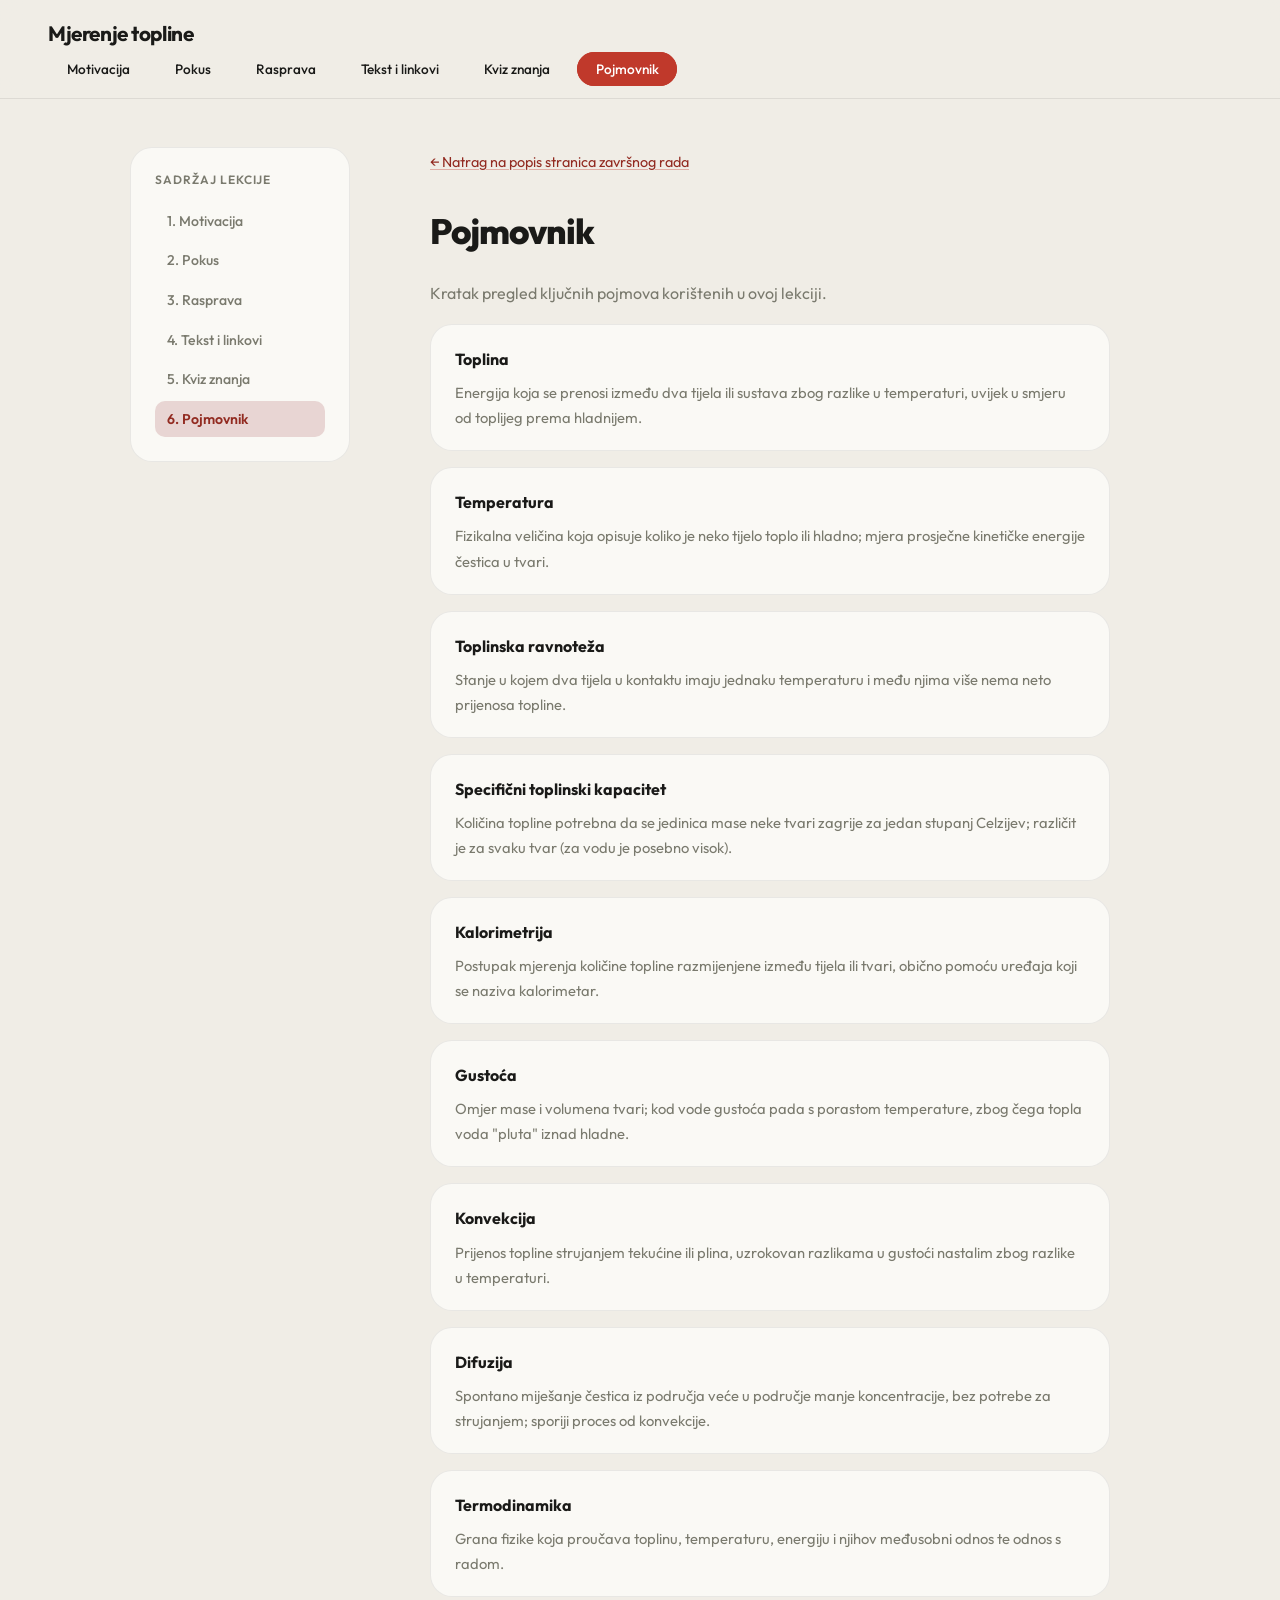
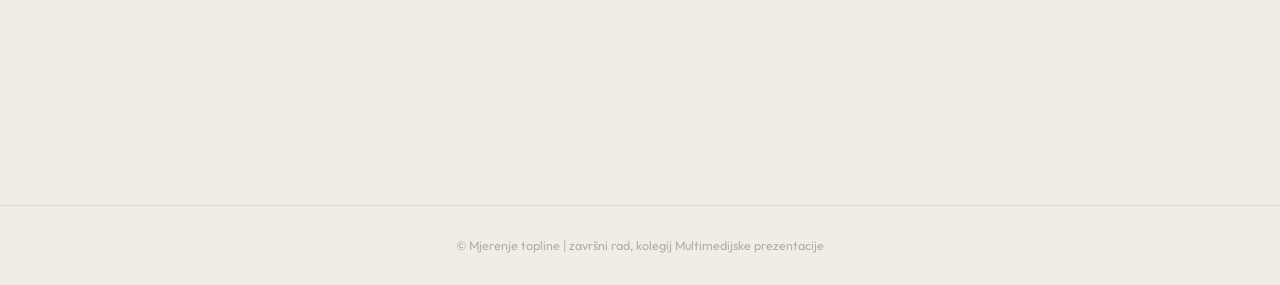
<file: Zavrsni rad/pojmovnik.html>
<!doctype html>
<html lang="hr">
<head>
<meta charset="UTF-8">
<meta name="viewport" content="width=device-width, initial-scale=1.0">
<title>Pojmovnik | Mjerenje topline</title>
<link rel="stylesheet" href="../assets/css/style.css">
<style>
  .pojam {
    background: var(--white);
    border: 1px solid rgba(0,0,0,0.07);
    border-radius: var(--radius-lg);
    padding: 1.25rem 1.5rem;
    margin-bottom: 1rem;
  }
  .pojam dt {
    font-family: 'Outfit', sans-serif;
    font-weight: 700;
    font-size: 1rem;
    color: var(--text);
    margin-bottom: 0.4rem;
  }
  .pojam dd {
    color: var(--text-muted);
    font-size: 0.92rem;
    line-height: 1.7;
  }
</style>
</head>
<body>
<header>
  <h1>Mjerenje topline</h1>
  <nav class="horizontalni-meni">
    <ul>
      <li><a href="motivacija.html">Motivacija</a></li>
      <li><a href="pokus.html">Pokus</a></li>
      <li><a href="rasprava.html">Rasprava</a></li>
      <li><a href="txt_&_links.html">Tekst i linkovi</a></li>
      <li><a href="kviz_znanja.html">Kviz znanja</a></li>
      <li><a href="pojmovnik.html" class="aktivno">Pojmovnik</a></li>
    </ul>
  </nav>
</header>
<div class="glavni-okvir">
  <nav class="vertikalni-meni">
    <h2>Sadržaj lekcije</h2>
    <ul>
      <li><a href="motivacija.html">1. Motivacija</a></li>
      <li><a href="pokus.html">2. Pokus</a></li>
      <li><a href="rasprava.html">3. Rasprava</a></li>
      <li><a href="txt_&_links.html">4. Tekst i linkovi</a></li>
      <li><a href="kviz_znanja.html">5. Kviz znanja</a></li>
      <li><a href="pojmovnik.html" class="aktivno">6. Pojmovnik</a></li>
    </ul>
  </nav>
  <main>
    <p><a href="index.html" style="font-size:0.9em;">← Natrag na popis stranica završnog rada</a></p>
    <h2>Pojmovnik</h2>
    <p>Kratak pregled ključnih pojmova korištenih u ovoj lekciji.</p>

    <dl>
      <div class="pojam">
        <dt>Toplina</dt>
        <dd>Energija koja se prenosi između dva tijela ili sustava zbog razlike u temperaturi, uvijek u smjeru od toplijeg prema hladnijem.</dd>
      </div>
      <div class="pojam">
        <dt>Temperatura</dt>
        <dd>Fizikalna veličina koja opisuje koliko je neko tijelo toplo ili hladno; mjera prosječne kinetičke energije čestica u tvari.</dd>
      </div>
      <div class="pojam">
        <dt>Toplinska ravnoteža</dt>
        <dd>Stanje u kojem dva tijela u kontaktu imaju jednaku temperaturu i među njima više nema neto prijenosa topline.</dd>
      </div>
      <div class="pojam">
        <dt>Specifični toplinski kapacitet</dt>
        <dd>Količina topline potrebna da se jedinica mase neke tvari zagrije za jedan stupanj Celzijev; različit je za svaku tvar (za vodu je posebno visok).</dd>
      </div>
      <div class="pojam">
        <dt>Kalorimetrija</dt>
        <dd>Postupak mjerenja količine topline razmijenjene između tijela ili tvari, obično pomoću uređaja koji se naziva kalorimetar.</dd>
      </div>
      <div class="pojam">
        <dt>Gustoća</dt>
        <dd>Omjer mase i volumena tvari; kod vode gustoća pada s porastom temperature, zbog čega topla voda "pluta" iznad hladne.</dd>
      </div>
      <div class="pojam">
        <dt>Konvekcija</dt>
        <dd>Prijenos topline strujanjem tekućine ili plina, uzrokovan razlikama u gustoći nastalim zbog razlike u temperaturi.</dd>
      </div>
      <div class="pojam">
        <dt>Difuzija</dt>
        <dd>Spontano miješanje čestica iz područja veće u područje manje koncentracije, bez potrebe za strujanjem; sporiji proces od konvekcije.</dd>
      </div>
      <div class="pojam">
        <dt>Termodinamika</dt>
        <dd>Grana fizike koja proučava toplinu, temperaturu, energiju i njihov međusobni odnos te odnos s radom.</dd>
      </div>
    </dl>
  </main>
</div>
<footer>
  &copy; Mjerenje topline | završni rad, kolegij Multimedijske prezentacije
</footer>
</body>
</html>
</file>
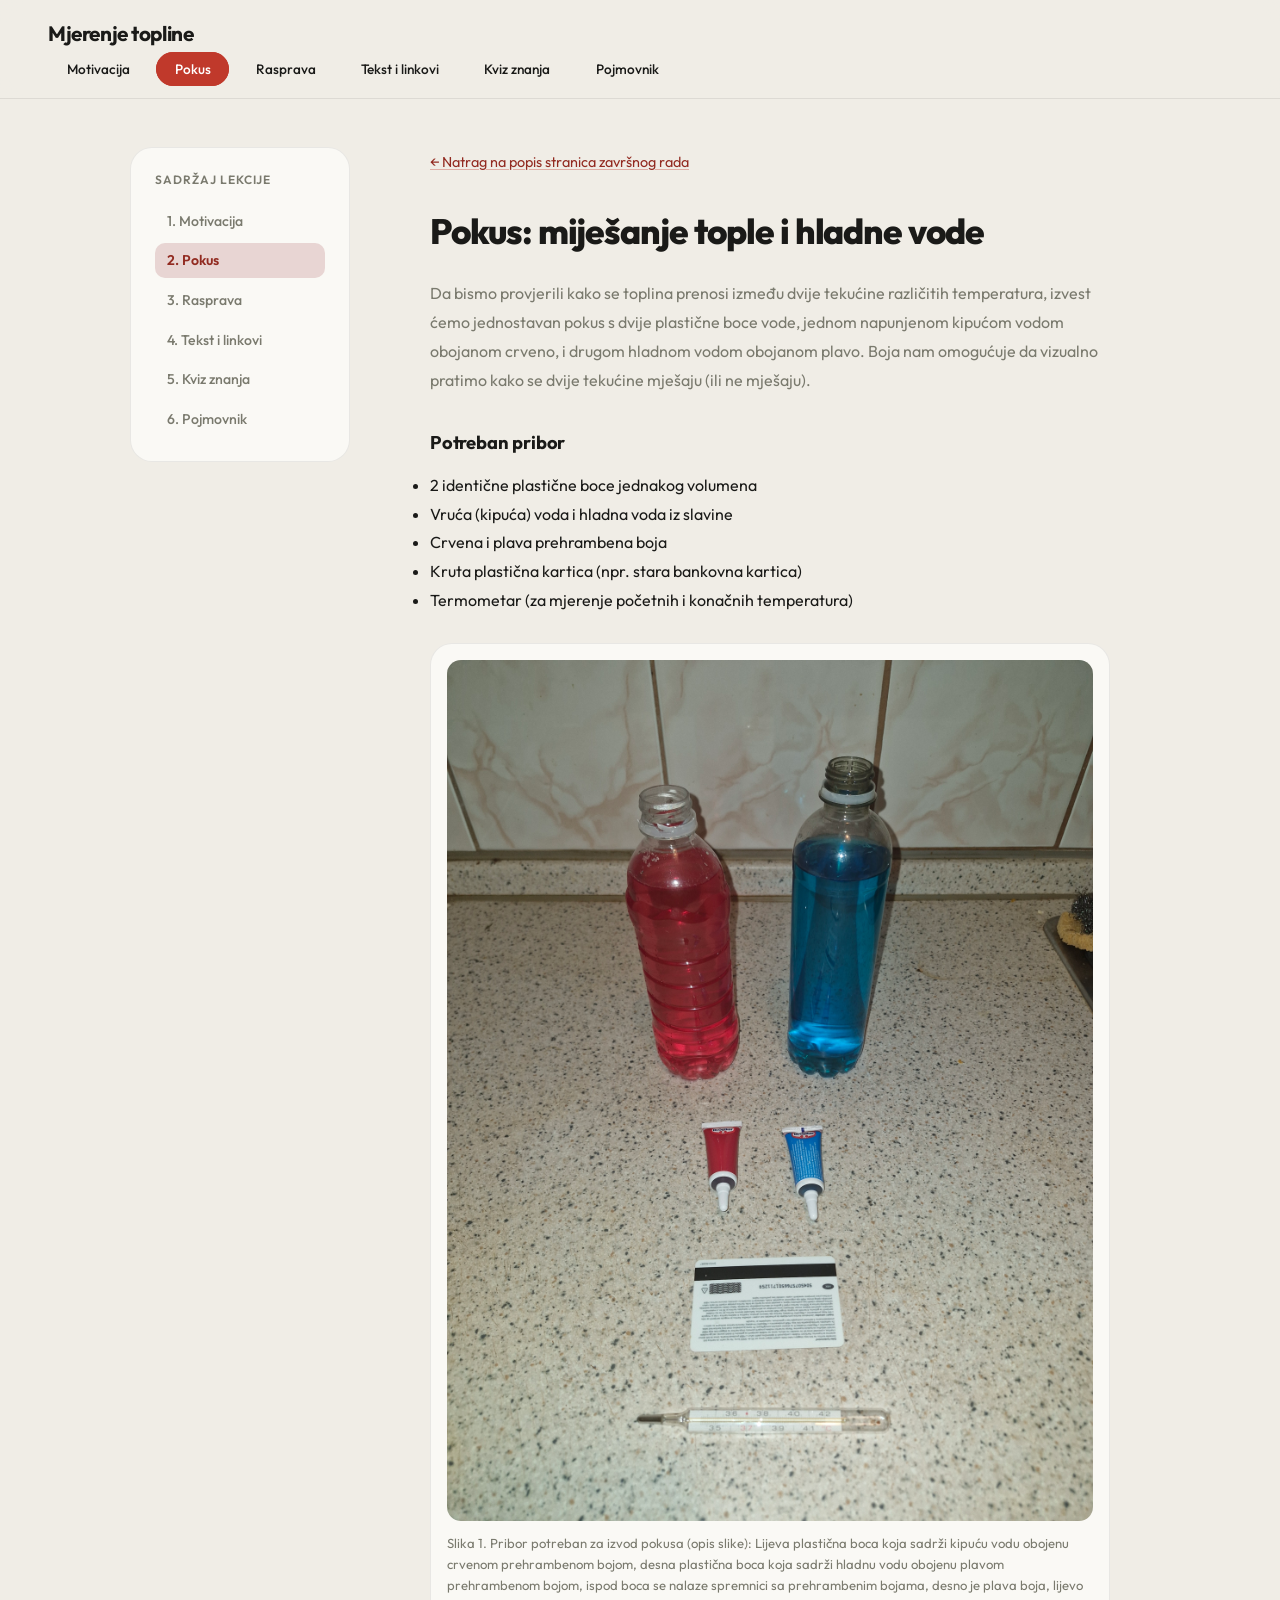
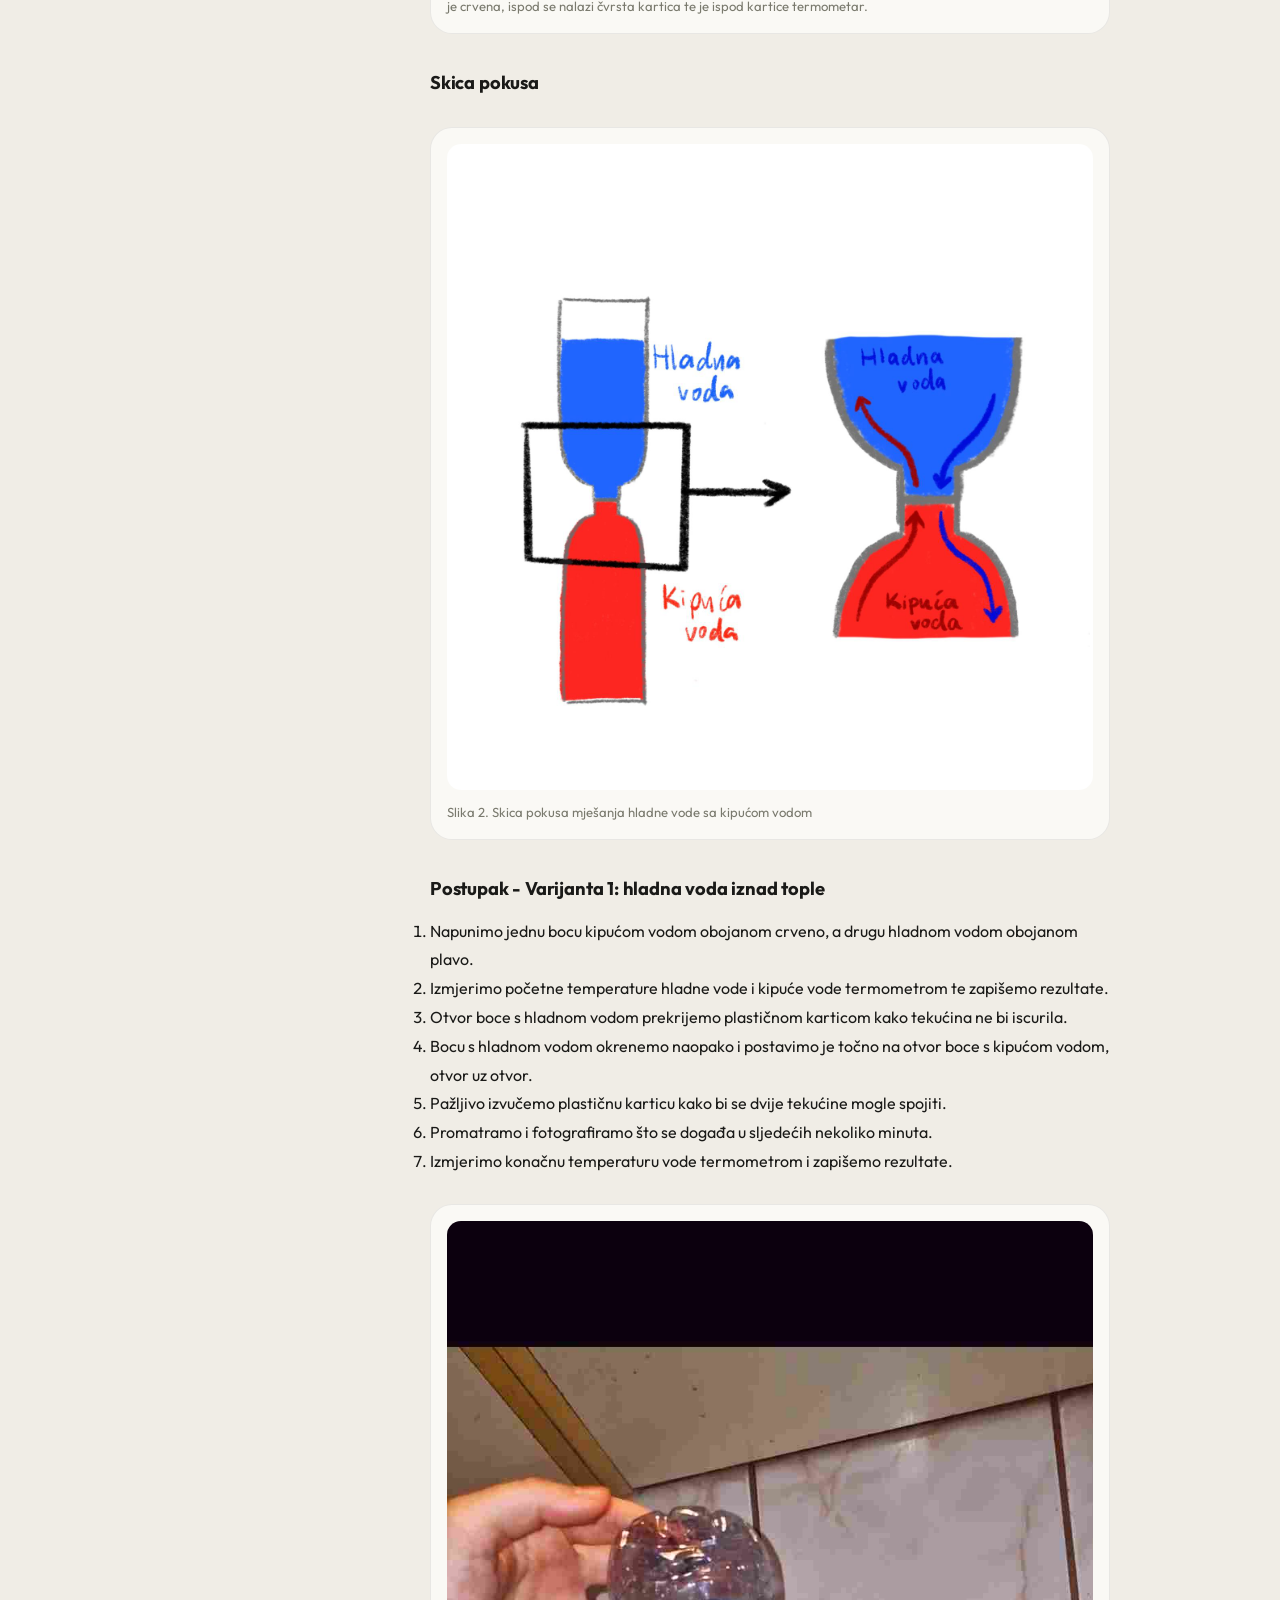
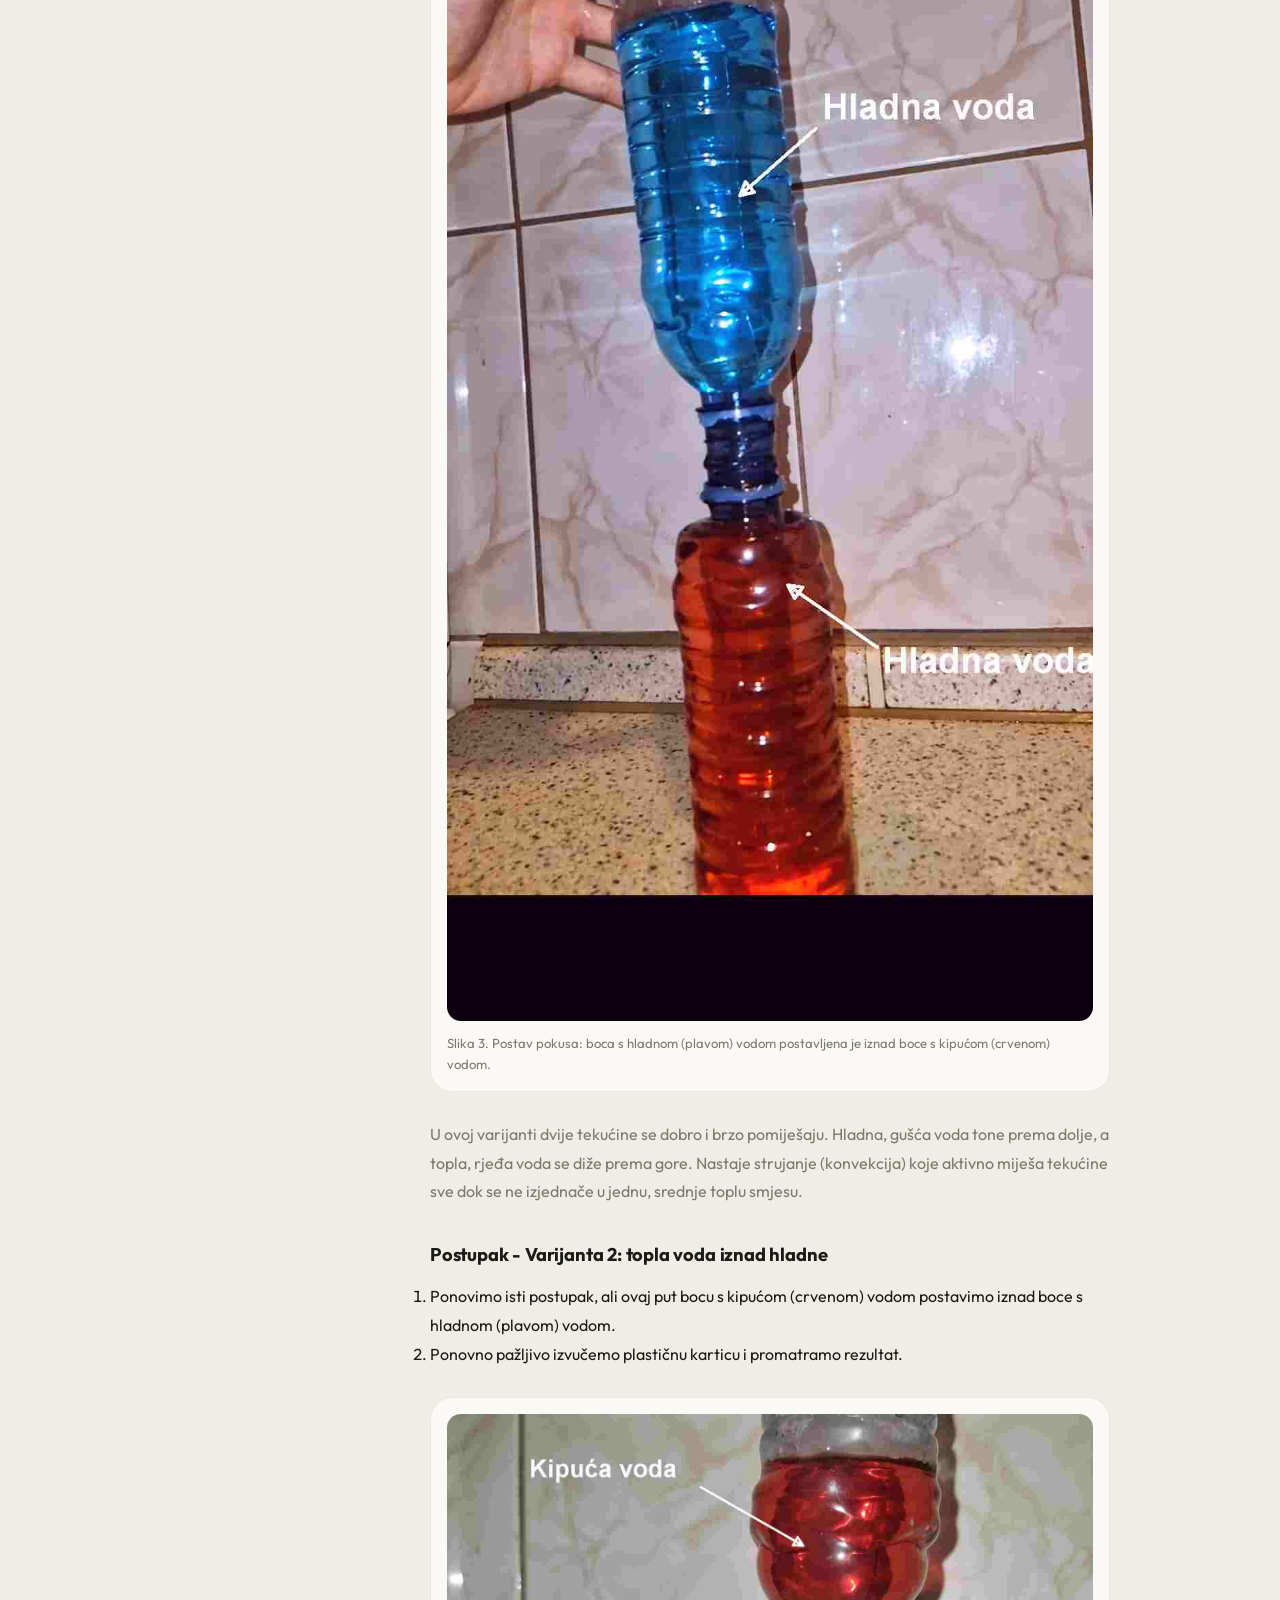
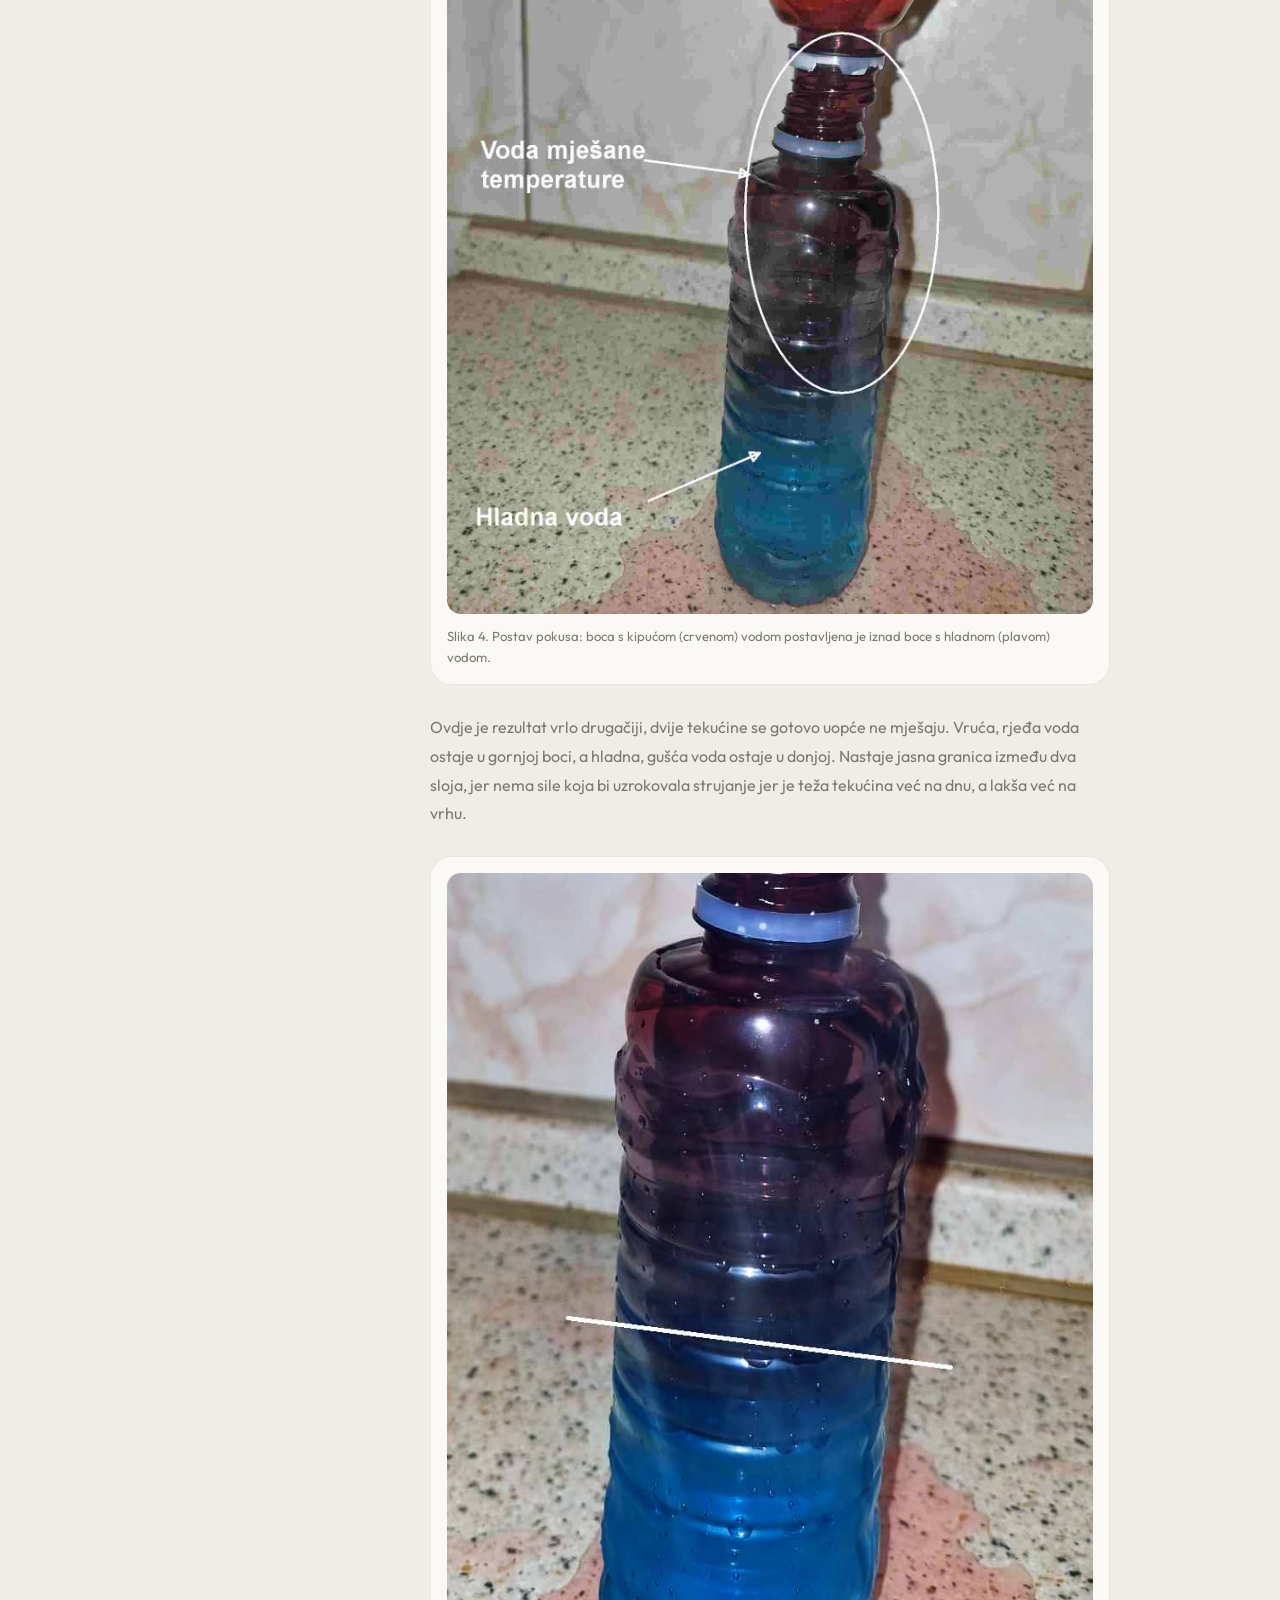
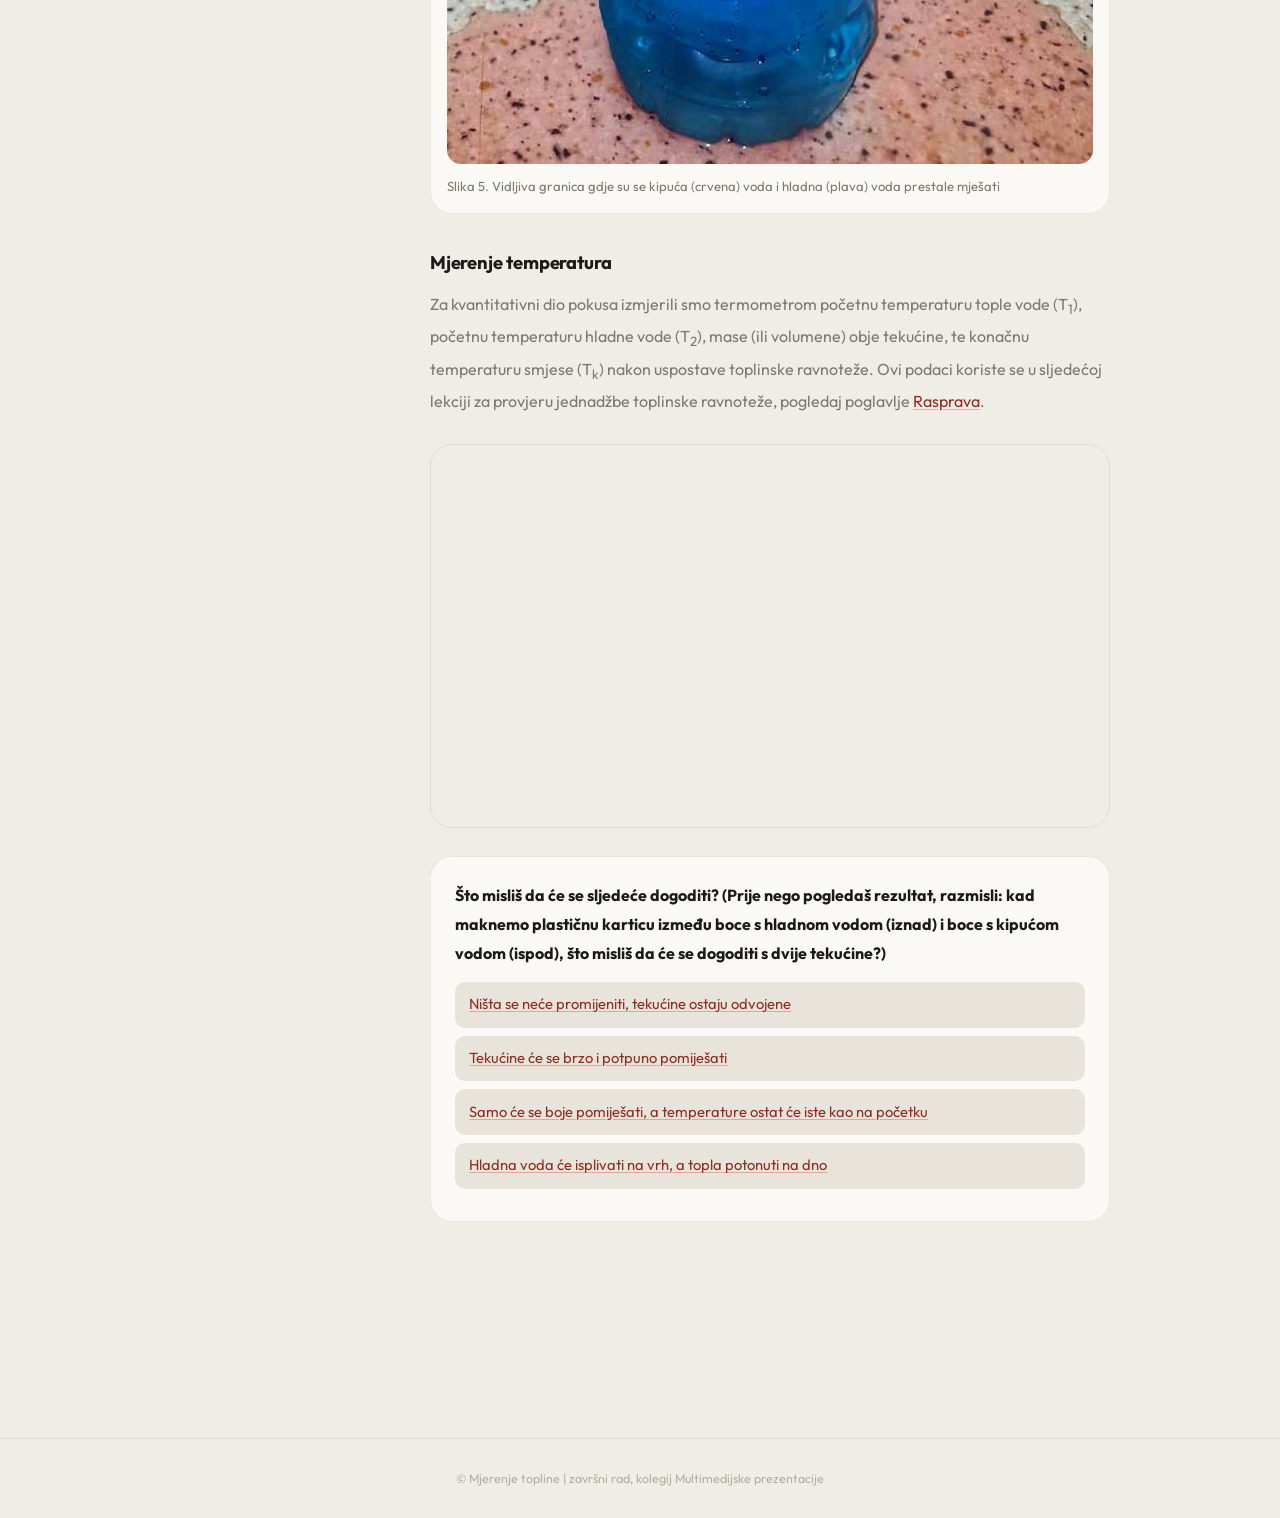
<file: Zavrsni rad/pokus.html>
<!doctype html>
<html lang="hr">
<head>
<meta charset="UTF-8">
<meta name="viewport" content="width=device-width, initial-scale=1.0">
<title>Pokus | Mjerenje topline</title>
<link rel="stylesheet" href="../assets/css/style.css">
<style>
  .kviz-pitanje {
    background: var(--white);
    border: 1px solid rgba(0,0,0,0.07);
    border-radius: var(--radius-lg);
    padding: 1.5rem;
    margin-bottom: 1.5rem;
  }
  .kviz-pitanje h4 {
    font-family: 'Outfit', sans-serif;
    font-size: 1rem;
    font-weight: 700;
    margin-bottom: 0.9rem;
    color: var(--text);
  }
  .kviz-odgovori label,
  .kviz-odgovori a {
    display: block;
    padding: 0.6rem 0.9rem;
    margin-bottom: 0.5rem;
    border-radius: 10px;
    background: var(--bg2);
    cursor: pointer;
    font-size: 0.92rem;
    color: var(--text);
    text-decoration: none;
    transition: background 0.2s;
  }
  .kviz-odgovori label:hover,
  .kviz-odgovori a:hover {
    background: var(--red-light);
    color: var(--red-dark);
  }
  .kviz-odgovori input { margin-right: 0.6rem; }
</style>
</head>
<body>
<header>
  <h1>Mjerenje topline</h1>
  <nav class="horizontalni-meni">
    <ul>
      <li><a href="motivacija.html">Motivacija</a></li>
      <li><a href="pokus.html" class="aktivno">Pokus</a></li>
      <li><a href="rasprava.html">Rasprava</a></li>
      <li><a href="txt_&_links.html">Tekst i linkovi</a></li>
      <li><a href="kviz_znanja.html">Kviz znanja</a></li>
      <li><a href="pojmovnik.html">Pojmovnik</a></li>
    </ul>
  </nav>
</header>
<div class="glavni-okvir">
  <nav class="vertikalni-meni">
    <h2>Sadržaj lekcije</h2>
    <ul>
      <li><a href="motivacija.html">1. Motivacija</a></li>
      <li><a href="pokus.html" class="aktivno">2. Pokus</a></li>
      <li><a href="rasprava.html">3. Rasprava</a></li>
      <li><a href="txt_&_links.html">4. Tekst i linkovi</a></li>
      <li><a href="kviz_znanja.html">5. Kviz znanja</a></li>
      <li><a href="pojmovnik.html">6. Pojmovnik</a></li>
    </ul>
  </nav>
  <main>
    <p><a href="index.html" style="font-size:0.9em;">← Natrag na popis stranica završnog rada</a></p>
    <h2>Pokus: miješanje tople i hladne vode</h2>
    <p>
      Da bismo provjerili kako se toplina prenosi između dvije tekućine
      različitih temperatura, izvest ćemo jednostavan pokus s dvije plastične
      boce vode, jednom napunjenom kipućom vodom obojanom crveno,
      i drugom hladnom vodom obojanom plavo. Boja nam omogućuje da vizualno
      pratimo kako se dvije tekućine mješaju (ili ne mješaju).
    </p>

    <h3>Potreban pribor</h3>
    <ul>
      <li>2 identične plastične boce jednakog volumena</li>
      <li>Vruća (kipuća) voda i hladna voda iz slavine</li>
      <li>Crvena i plava prehrambena boja</li>
      <li>Kruta plastična kartica (npr. stara bankovna kartica)</li>
      <li>Termometar (za mjerenje početnih i konačnih temperatura)</li>
    </ul>

     <figure>
      <img src="pribor2.jpg" alt="Pribor potreban za izvod pokusa">
      <figcaption>
        Slika 1. Pribor potreban za izvod pokusa (opis slike): Lijeva plastična boca koja sadrži kipuću vodu obojenu crvenom prehrambenom bojom, 
        desna plastična boca koja sadrži hladnu vodu obojenu plavom prehrambenom bojom, ispod boca se nalaze spremnici sa prehrambenim bojama, desno je plava boja, 
        lijevo je crvena, ispod se nalazi čvrsta kartica te je ispod kartice termometar.
        
      </figcaption>
    </figure>
    
    <h3>Skica pokusa</h3>
    <figure>
      <img src="skica_pokusa.jpeg" alt="Skica pokusa">
      <figcaption>
        Slika 2. Skica pokusa mješanja hladne vode sa kipućom vodom
        
      </figcaption>
    </figure>

    <h3>Postupak - Varijanta 1: hladna voda iznad tople</h3>
    <ol>
      <li>Napunimo jednu bocu kipućom vodom obojanom crveno, a drugu hladnom vodom obojanom plavo.</li>
      <li>Izmjerimo početne temperature hladne vode i kipuće vode termometrom te zapišemo rezultate.</li>
      <li>Otvor boce s hladnom vodom prekrijemo plastičnom karticom kako tekućina ne bi iscurila.</li>
      <li>Bocu s hladnom vodom okrenemo naopako i postavimo je točno na otvor boce s kipućom vodom, otvor uz otvor.</li>
      <li>Pažljivo izvučemo plastičnu karticu kako bi se dvije tekućine mogle spojiti.</li>
      <li>Promatramo i fotografiramo što se događa u sljedećih nekoliko minuta.</li>
      <li>Izmjerimo konačnu temperaturu vode termometrom i zapišemo rezultate.</li>
    </ol>

    <figure>
      <img src="dvije-boce5_mod.jpg" alt="Boca hladne vode postavljena iznad boce s kipućom vodom">
      <figcaption>
        Slika 3. Postav pokusa: boca s hladnom (plavom) vodom postavljena je
        iznad boce s kipućom (crvenom) vodom.
      </figcaption>
    </figure>

    <p>
      U ovoj varijanti dvije tekućine se dobro i brzo pomiješaju. Hladna,
      gušća voda tone prema dolje, a topla, rjeđa voda se diže prema gore.
      Nastaje strujanje (konvekcija) koje aktivno miješa tekućine sve dok se
      ne izjednače u jednu, srednje toplu smjesu.
    </p>


    <h3>Postupak - Varijanta 2: topla voda iznad hladne</h3>
    <ol>
      <li>Ponovimo isti postupak, ali ovaj put bocu s kipućom (crvenom) vodom postavimo iznad boce s hladnom (plavom) vodom.</li>
      <li>Ponovno pažljivo izvučemo plastičnu karticu i promatramo rezultat.</li>
    </ol>

    <figure>
      <img src="dvije-boce3_mod.jpg" alt="Boca tople vode postavljena iznad boce s hladnom vodom">
      <figcaption>
        Slika 4. Postav pokusa: boca s kipućom (crvenom) vodom postavljena je
        iznad boce s hladnom (plavom) vodom.
      </figcaption>
    </figure>

    <p>
      Ovdje je rezultat vrlo drugačiji, dvije tekućine se gotovo uopće ne
      mješaju. Vruća, rjeđa voda ostaje u gornjoj boci, a hladna, gušća voda
      ostaje u donjoj. Nastaje jasna granica između dva sloja,
      jer nema sile koja bi uzrokovala strujanje jer je teža
      tekućina već na dnu, a lakša već na vrhu.
    </p>

        <figure>
      <img src="dvije-boce4_mod.jpg" alt="Točno vidljiva granica gdje su se tekućine prestale mješati">
      <figcaption>
        Slika 5. Vidljiva granica gdje su se kipuća (crvena) voda i hladna (plava) voda prestale mješati
      </figcaption>
    </figure>

    <h3>Mjerenje temperatura</h3>
    <p>
      Za kvantitativni dio pokusa izmjerili smo termometrom početnu
      temperaturu tople vode (T<sub>1</sub>), početnu temperaturu hladne vode
      (T<sub>2</sub>), mase (ili volumene) obje tekućine, te konačnu
      temperaturu smjese (T<sub>k</sub>) nakon uspostave toplinske ravnoteže.
      Ovi podaci koriste se u sljedećoj lekciji za provjeru jednadžbe
      toplinske ravnoteže, pogledaj poglavlje <a href="rasprava.html">Rasprava</a>.
    </p>

    <div class="video-omot">
      <iframe
        src="https://www.youtube.com/embed/xljeeyb8EYA"
        title="Video snimka pokusa — miješanje tople i hladne vode"
        allowfullscreen>
      </iframe>
    </div>

    <div class="kviz-pitanje">
      <h4>Što misliš da će se sljedeće dogoditi?
          (Prije nego pogledaš rezultat, razmisli: kad maknemo plastičnu karticu
          između boce s hladnom vodom (iznad) i boce s kipućom vodom (ispod),
          što misliš da će se dogoditi s dvije tekućine?)</h4>
      <div class="kviz-odgovori">
        <a href="rasprava.html">Ništa se neće promijeniti, tekućine ostaju odvojene</a>
        <a href="rasprava.html">Tekućine će se brzo i potpuno pomiješati</a>
        <a href="rasprava.html">Samo će se boje pomiješati, a temperature ostat će iste kao na početku</a>
        <a href="rasprava.html">Hladna voda će isplivati na vrh, a topla potonuti na dno</a>
      </div>
    </div>
  </main>
</div>
<footer>
  &copy; Mjerenje topline | završni rad, kolegij Multimedijske prezentacije
</footer>
</body>
</html>
</file>
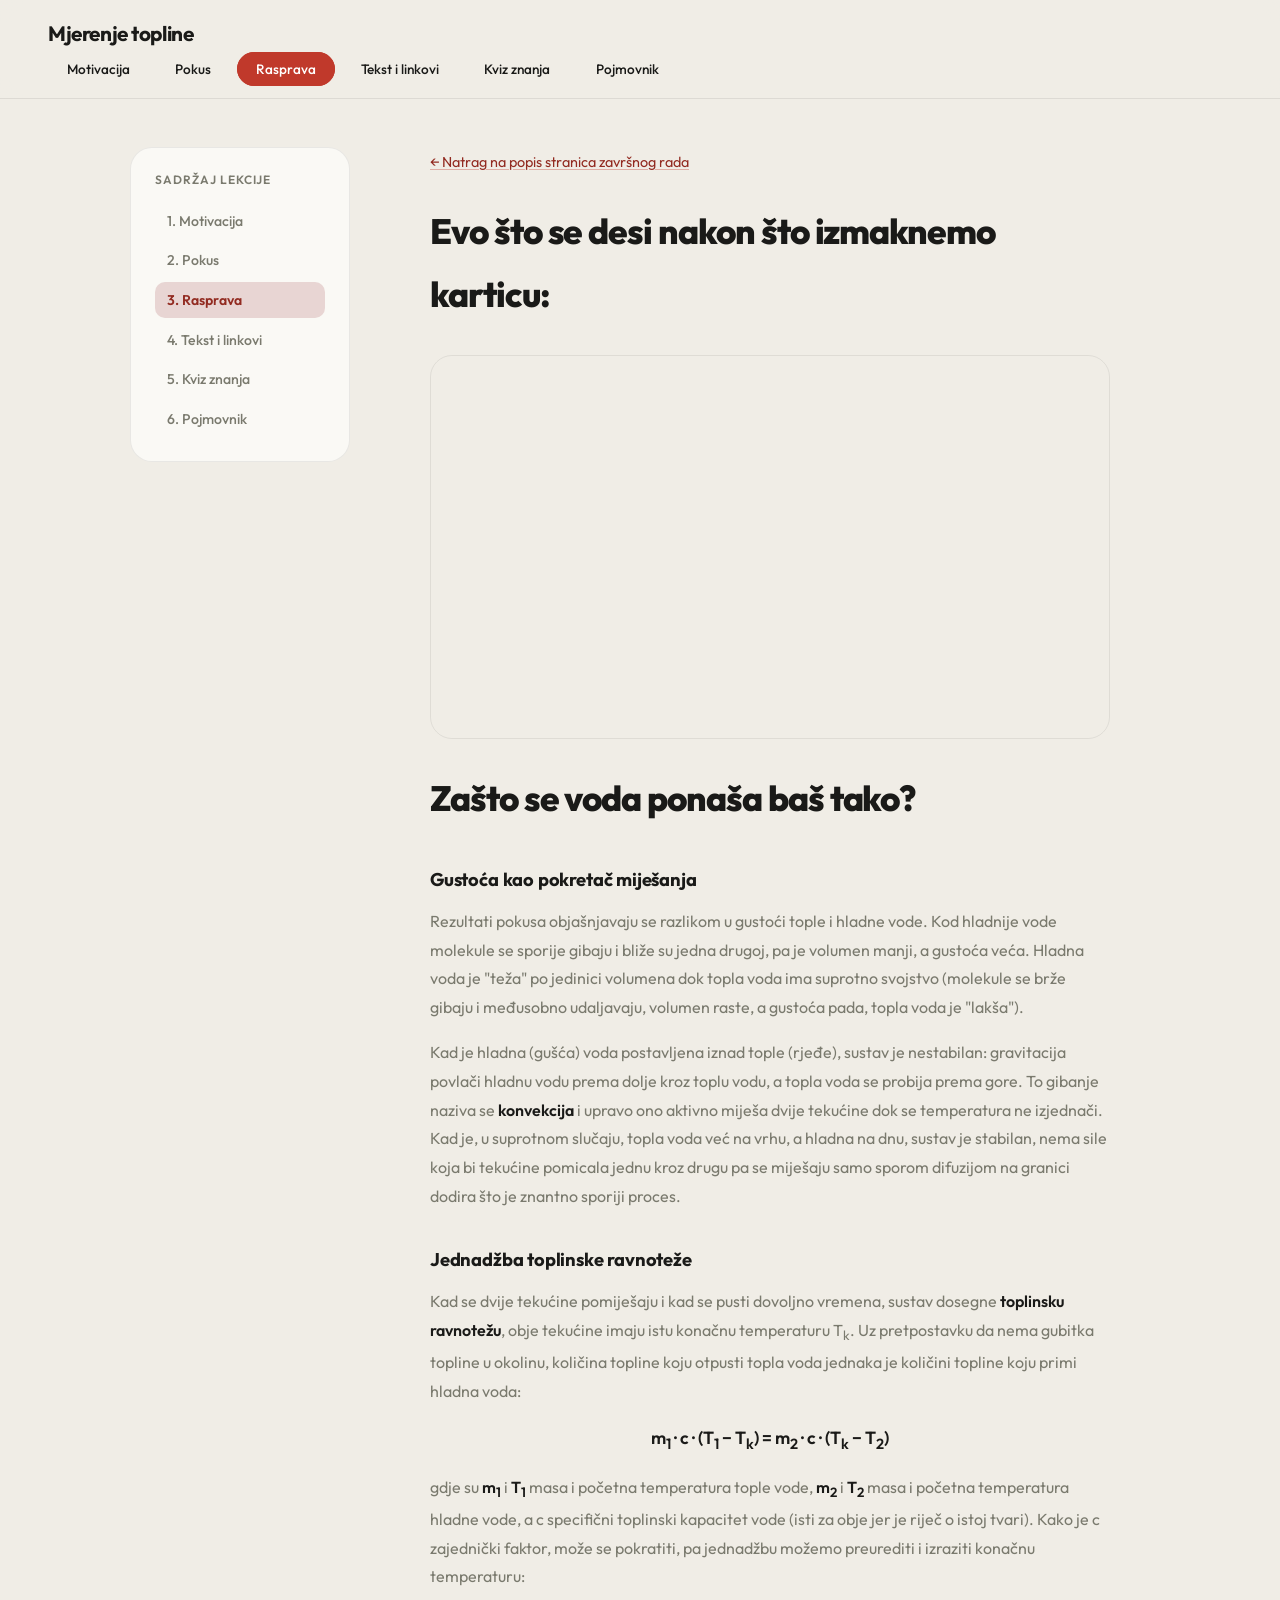
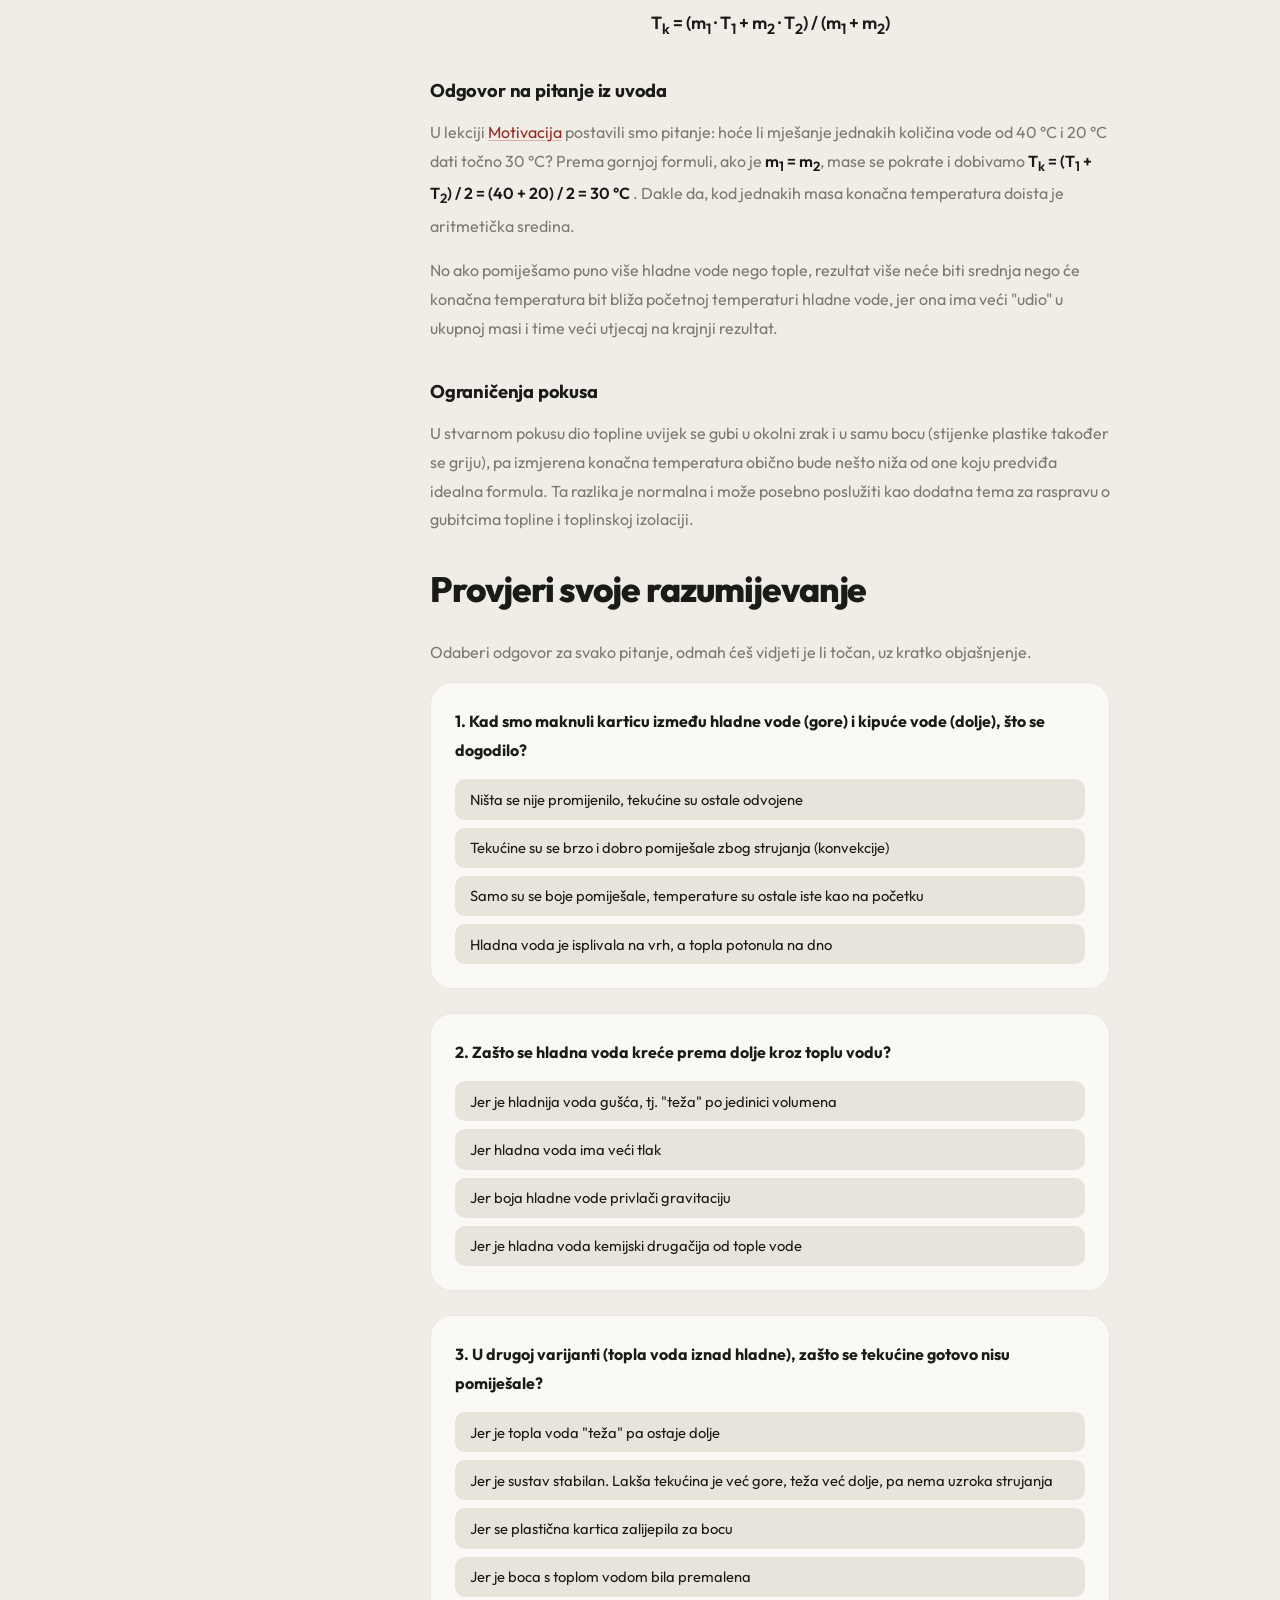
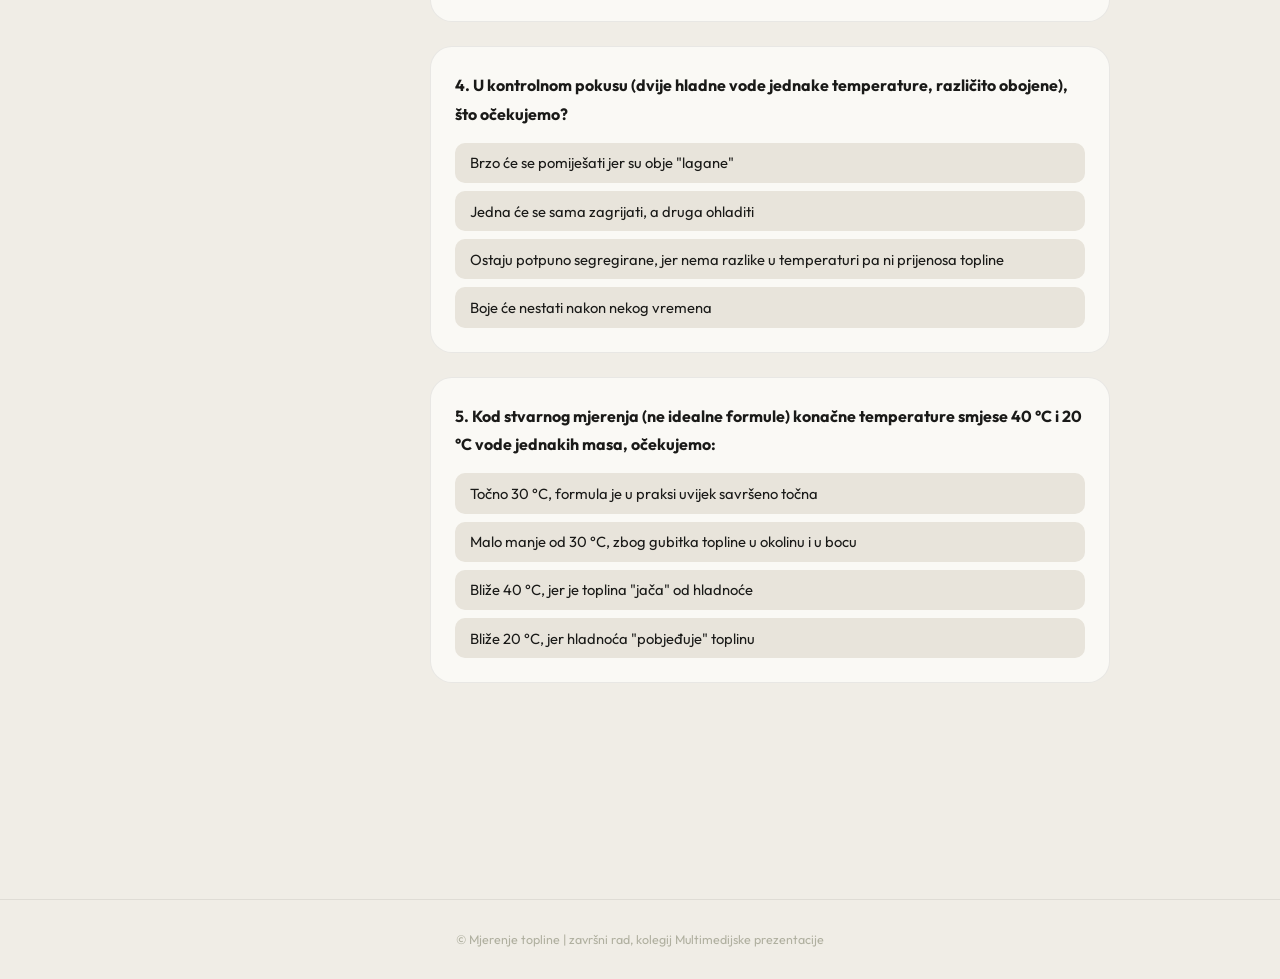
<file: Zavrsni rad/rasprava.html>
<!doctype html>
<html lang="hr">
<head>
<meta charset="UTF-8">
<meta name="viewport" content="width=device-width, initial-scale=1.0">
<title>Rasprava | Mjerenje topline</title>
<link rel="stylesheet" href="../assets/css/style.css">
<style>
  .rp-pitanje {
    background: var(--white);
    border: 1px solid rgba(0,0,0,0.07);
    border-radius: var(--radius-lg);
    padding: 1.5rem;
    margin-bottom: 1.5rem;
  }
  .rp-pitanje h4 {
    font-family: 'Outfit', sans-serif;
    font-size: 1rem;
    font-weight: 700;
    margin-bottom: 0.9rem;
    color: var(--text);
  }
  .rp-opcije {
    display: flex;
    flex-direction: column;
    gap: 0.5rem;
  }
  .rp-opcija {
    display: block;
    width: 100%;
    text-align: left;
    padding: 0.6rem 0.9rem;
    border-radius: 10px;
    background: var(--bg2);
    border: 1.5px solid transparent;
    cursor: pointer;
    font-family: 'Outfit', sans-serif;
    font-size: 0.92rem;
    color: var(--text);
    transition: background 0.2s, border-color 0.2s;
  }
  .rp-opcija:hover:not(:disabled) {
    background: var(--red-light);
  }
  .rp-opcija:disabled {
    cursor: default;
  }
  .rp-opcija.odabrano-tocno {
    background: rgba(46,139,87,0.15);
    border-color: #2e6b45;
    color: #2e6b45;
    font-weight: 600;
  }
  .rp-opcija.odabrano-netocno {
    background: rgba(192,57,43,0.12);
    border-color: var(--red-dark);
    color: var(--red-dark);
    font-weight: 600;
  }
  .rp-feedback {
    display: none;
    margin-top: 0.8rem;
    font-size: 0.85rem;
    padding: 0.6rem 0.9rem;
    border-radius: 8px;
    line-height: 1.6;
  }
  .rp-feedback.tocno { background: rgba(46,139,87,0.1); color: #2e6b45; }
  .rp-feedback.netocno { background: rgba(192,57,43,0.1); color: var(--red-dark); }
</style>
</head>
<body>
<header>
  <h1>Mjerenje topline</h1>
  <nav class="horizontalni-meni">
    <ul>
      <li><a href="motivacija.html">Motivacija</a></li>
      <li><a href="pokus.html">Pokus</a></li>
      <li><a href="rasprava.html" class="aktivno">Rasprava</a></li>
      <li><a href="txt_&_links.html">Tekst i linkovi</a></li>
      <li><a href="kviz_znanja.html">Kviz znanja</a></li>
      <li><a href="pojmovnik.html">Pojmovnik</a></li>
    </ul>
  </nav>
</header>
<div class="glavni-okvir">
  <nav class="vertikalni-meni">
    <h2>Sadržaj lekcije</h2>
    <ul>
      <li><a href="motivacija.html">1. Motivacija</a></li>
      <li><a href="pokus.html">2. Pokus</a></li>
      <li><a href="rasprava.html" class="aktivno">3. Rasprava</a></li>
      <li><a href="txt_&_links.html">4. Tekst i linkovi</a></li>
      <li><a href="kviz_znanja.html">5. Kviz znanja</a></li>
      <li><a href="pojmovnik.html">6. Pojmovnik</a></li>
    </ul>
  </nav>
  <main>
    <p><a href="index.html" style="font-size:0.9em;">← Natrag na popis stranica završnog rada</a></p>
  <h2>Evo što se desi nakon što izmaknemo karticu:</h2>

    <div class="video-omot">
      <iframe
        src="https://www.youtube.com/embed/QWRk4Mv-mNM"
        title="Video snimka pokusa — miješanje tople i hladne vode"
        allowfullscreen>
      </iframe>
    </div>

    <h2>Zašto se voda ponaša baš tako?</h2>

    <h3>Gustoća kao pokretač miješanja</h3>
    <p>
      Rezultati pokusa objašnjavaju se razlikom u gustoći tople i hladne vode.
      Kod hladnije vode molekule se sporije gibaju i bliže su jedna drugoj,
      pa je volumen manji, a gustoća veća.
      Hladna voda je "teža" po jedinici volumena dok topla voda ima suprotno
      svojstvo (molekule se brže gibaju i međusobno udaljavaju, volumen raste,
      a gustoća pada, topla voda je "lakša").
    </p>
    <p>
      Kad je hladna (gušća) voda postavljena iznad tople (rjeđe), sustav je
      nestabilan: gravitacija povlači hladnu vodu prema dolje kroz toplu
      vodu, a topla voda se probija prema gore. To gibanje naziva se
      <strong>konvekcija</strong> i upravo ono aktivno miješa dvije tekućine
      dok se temperatura ne izjednači. Kad je, u suprotnom slučaju, topla voda već na
      vrhu, a hladna na dnu, sustav je stabilan, nema sile koja bi tekućine
      pomicala jednu kroz drugu pa se miješaju samo sporom difuzijom na
      granici dodira što je znantno sporiji proces.
    </p>

    <h3>Jednadžba toplinske ravnoteže</h3>
    <p>
      Kad se dvije tekućine pomiješaju i kad se pusti dovoljno vremena, sustav
      dosegne <strong>toplinsku ravnotežu</strong>, obje tekućine imaju istu
      konačnu temperaturu T<sub>k</sub>. Uz pretpostavku da nema gubitka
      topline u okolinu, količina topline koju otpusti topla voda jednaka je
      količini topline koju primi hladna voda:
    </p>
    <p style="text-align:center; font-size:1.1rem;">
      <strong>m<sub>1</sub> · c · (T<sub>1</sub> − T<sub>k</sub>) = m<sub>2</sub> · c · (T<sub>k</sub> − T<sub>2</sub>) </strong>
    </p>
    <p>
      gdje su <strong>m<sub>1</sub> </strong> i <strong>T<sub>1</sub> </strong> masa i početna temperatura tople
      vode, <strong>m<sub>2</sub></strong> i <strong>T<sub>2</sub></strong> masa i početna temperatura hladne
      vode, a c specifični toplinski kapacitet vode (isti za obje jer je
      riječ o istoj tvari). Kako je c zajednički faktor, može se pokratiti,
      pa jednadžbu možemo preurediti i izraziti konačnu temperaturu:
    </p>
    <p style="text-align:center; font-size:1.1rem;">
      <strong>T<sub>k</sub> = (m<sub>1</sub> · T<sub>1</sub> + m<sub>2</sub> · T<sub>2</sub>) / (m<sub>1</sub> + m<sub>2</sub>) </strong>
    </p>

    <h3>Odgovor na pitanje iz uvoda</h3>
    <p>
      U lekciji <a href="motivacija.html">Motivacija</a> postavili smo pitanje:
      hoće li mješanje jednakih količina vode od 40 °C i 20 °C dati točno
      30 °C? Prema gornjoj formuli, ako je <strong>m<sub>1</sub> = m<sub>2</sub></strong>, mase
      se pokrate i dobivamo <strong>T<sub>k</sub> = (T<sub>1</sub> + T<sub>2</sub>) / 2
      = (40 + 20) / 2 = 30 °C </strong>. Dakle da, kod jednakih masa konačna
      temperatura doista je aritmetička sredina.
    </p>
    <p>
      No ako pomiješamo puno više hladne vode nego tople, rezultat više neće
      biti srednja nego će konačna temperatura bit bliža početnoj temperaturi
      hladne vode, jer ona ima veći "udio" u ukupnoj masi i time veći utjecaj
      na krajnji rezultat.
    </p>

    <h3>Ograničenja pokusa</h3>
    <p>
      U stvarnom pokusu dio topline uvijek se gubi u okolni zrak i u samu
      bocu (stijenke plastike također se griju), pa izmjerena konačna
      temperatura obično bude nešto niža od one koju predviđa idealna
      formula. Ta razlika je normalna i može posebno poslužiti kao dodatna
      tema za raspravu o gubitcima topline i toplinskoj izolaciji.
    </p>

    <h2 id="interaktivna-rasprava">Provjeri svoje razumijevanje</h2>
    <p>Odaberi odgovor za svako pitanje, odmah ćeš vidjeti je li točan, uz kratko objašnjenje.</p>

    <div class="rp-pitanje">
      <h4>1. Kad smo maknuli karticu između hladne vode (gore) i kipuće vode (dolje), što se dogodilo?</h4>
      <div class="rp-opcije">
        <button class="rp-opcija" data-tocno="false" data-objasnjenje="U pokusu su se tekućine zapravo brzo pomiješale, hladna voda je gušća pa tone kroz toplu, što uzrokuje strujanje.">Ništa se nije promijenilo, tekućine su ostale odvojene</button>
        <button class="rp-opcija" data-tocno="true" data-objasnjenje="Točno! Hladna, gušća voda tone kroz toplu, rjeđu vodu, a topla se diže prema gore. Nastaje konvekcija koja ih brzo pomiješa.">Tekućine su se brzo i dobro pomiješale zbog strujanja (konvekcije)</button>
        <button class="rp-opcija" data-tocno="false" data-objasnjenje="Boja i temperatura nisu odvojene pojave, miješanje boje je upravo posljedica strujanja tekućine koje istovremeno prenosi i toplinu.">Samo su se boje pomiješale, temperature su ostale iste kao na početku</button>
        <button class="rp-opcija" data-tocno="false" data-objasnjenje="Hladna voda tone jer je gušća od tople vode, ne obrnuto.">Hladna voda je isplivala na vrh, a topla potonula na dno</button>
      </div>
      <p class="rp-feedback"></p>
    </div>

    <div class="rp-pitanje">
      <h4>2. Zašto se hladna voda kreće prema dolje kroz toplu vodu?</h4>
      <div class="rp-opcije">
        <button class="rp-opcija" data-tocno="true" data-objasnjenje="Točno! Hladnija voda ima veću gustoću (molekule su bliže jedna drugoj), pa je teža po jedinici volumena i tone kroz rjeđu, topliju vodu.">Jer je hladnija voda gušća, tj. "teža" po jedinici volumena</button>
        <button class="rp-opcija" data-tocno="false" data-objasnjenje="Razlika u tlaku nije uzrok ovog gibanja. Ono što uzrokuje razliku u gustoći je temperatura, a ne tlak.">Jer hladna voda ima veći tlak</button>
        <button class="rp-opcija" data-tocno="false" data-objasnjenje="Boja je samo vizualni pokazatelj koji nam pomaže pratiti miješanje. Ona nema nikakav fizikalni utjecaj na gibanje tekućine.">Jer boja hladne vode privlači gravitaciju</button>
        <button class="rp-opcija" data-tocno="false" data-objasnjenje="Temperatura ne mijenja kemijski sastav vode, samo gibanje i raspored njenih molekula (time i gustoću) dok voda ostaje ista tvar.">Jer je hladna voda kemijski drugačija od tople vode</button>
      </div>
      <p class="rp-feedback"></p>
    </div>

    <div class="rp-pitanje">
      <h4>3. U drugoj varijanti (topla voda iznad hladne), zašto se tekućine gotovo nisu pomiješale?</h4>
      <div class="rp-opcije">
        <button class="rp-opcija" data-tocno="false" data-objasnjenje="Upravo suprotno, topla voda je rjeđa, tj. lakša, zato i ostaje na vrhu, a hladna tj. gušća voda, ostaje na dnu.">Jer je topla voda "teža" pa ostaje dolje</button>
        <button class="rp-opcija" data-tocno="true" data-objasnjenje="Točno! Lakša (topla) tekućina je već na vrhu, dok je teža (hladna) na dnu. Sustav je stabilan po pitanju gustoće i nema sile koja bi uzrokovala strujanje.">Jer je sustav stabilan. Lakša tekućina je već gore, teža već dolje, pa nema uzroka strujanja</button>
        <button class="rp-opcija" data-tocno="false" data-objasnjenje="Kartica se u oba slučaja jednako uklanja. Razlika u rezultatu dolazi isključivo iz razlike u gustoći, a ne zbog kartice.">Jer se plastična kartica zalijepila za bocu</button>
        <button class="rp-opcija" data-tocno="false" data-objasnjenje="Boce su u oba dijela pokusa bile identične, veličina boce nije razlog razlike u međudjelovanju tekućina.">Jer je boca s toplom vodom bila premalena</button>
      </div>
      <p class="rp-feedback"></p>
    </div>

    <div class="rp-pitanje">
      <h4>4. U kontrolnom pokusu (dvije hladne vode jednake temperature, različito obojene), što očekujemo?</h4>
      <div class="rp-opcije">
        <button class="rp-opcija" data-tocno="false" data-objasnjenje="Obje tekućine imaju jednaku gustoću jer su jednake temperature pa nema razloga da se brzo miješaju, dapače, ostaju segregirane.">Brzo će se pomiješati jer su obje "lagane"</button>
        <button class="rp-opcija" data-tocno="false" data-objasnjenje="Toplina se ne stvara sama od sebe. Bez vanjskog izvora ili razlike u temperaturi, jedna tekućina se ne može spontano zagrijati na račun druge jednake temperature.">Jedna će se sama zagrijati, a druga ohladiti</button>
        <button class="rp-opcija" data-tocno="true" data-objasnjenje="Točno! Bez razlike u temperaturi nema ni razlike u gustoći, ni uzroka strujanja stoga tekućine ostaju potpuno odvojene.">Ostaju potpuno segregirane, jer nema razlike u temperaturi pa ni prijenosa topline</button>
        <button class="rp-opcija" data-tocno="false" data-objasnjenje="Boja neće nestati sama od sebe u kratkom vremenskom razdoblju pokusa. To nije relevantno za pitanje miješanja tekućina.">Boje će nestati nakon nekog vremena</button>
      </div>
      <p class="rp-feedback"></p>
    </div>

    <div class="rp-pitanje">
      <h4>5. Kod stvarnog mjerenja (ne idealne formule) konačne temperature smjese 40 °C i 20 °C vode jednakih masa, očekujemo:</h4>
      <div class="rp-opcije">
        <button class="rp-opcija" data-tocno="false" data-objasnjenje="U stvarnosti uvijek postoji mali gubitak topline u okolni zrak i u stijenke boce, pa izmjerena vrijednost obično bude nešto niža od idealnih 30 °C.">Točno 30 °C, formula je u praksi uvijek savršeno točna</button>
        <button class="rp-opcija" data-tocno="true" data-objasnjenje="Točno! Dio topline se gubi u okolinu i u samu bocu tijekom pokusa, pa stvarno izmjerena temperatura bude malo niža od idealnih 30 °C.">Malo manje od 30 °C, zbog gubitka topline u okolinu i u bocu</button>
        <button class="rp-opcija" data-tocno="false" data-objasnjenje="Toplina i hladnoća nisu tvari koje se bore, riječ je samo o prijenosu energije prema jednadžbi toplinske ravnoteže, ne o jačoj strani.">Bliže 40 °C, jer je toplina "jača" od hladnoće</button>
        <button class="rp-opcija" data-tocno="false" data-objasnjenje="Postoji samo razmjena energije dok se ne izjednače temperature.">Bliže 20 °C, jer hladnoća "pobjeđuje" toplinu</button>
      </div>
      <p class="rp-feedback"></p>
    </div>
  </main>
</div>
<footer>
  &copy; Mjerenje topline | završni rad, kolegij Multimedijske prezentacije
</footer>

<script>
document.querySelectorAll('.rp-pitanje').forEach(function (pitanje) {
  const opcije = pitanje.querySelectorAll('.rp-opcija');
  const feedback = pitanje.querySelector('.rp-feedback');

  opcije.forEach(function (opcija) {
    opcija.addEventListener('click', function () {
      const tocno = opcija.dataset.tocno === 'true';

      opcije.forEach(function (o) { o.disabled = true; });

      if (tocno) {
        opcija.classList.add('odabrano-tocno');
        feedback.textContent = opcija.dataset.objasnjenje;
        feedback.className = 'rp-feedback tocno';
      } else {
        opcija.classList.add('odabrano-netocno');
        feedback.textContent = 'Netočno. ' + opcija.dataset.objasnjenje;
        feedback.className = 'rp-feedback netocno';
        const ispravna = Array.from(opcije).find(function (o) { return o.dataset.tocno === 'true'; });
        if (ispravna) ispravna.classList.add('odabrano-tocno');
      }
      feedback.style.display = 'block';
    });
  });
});
</script>
</body>
</html>
</file>
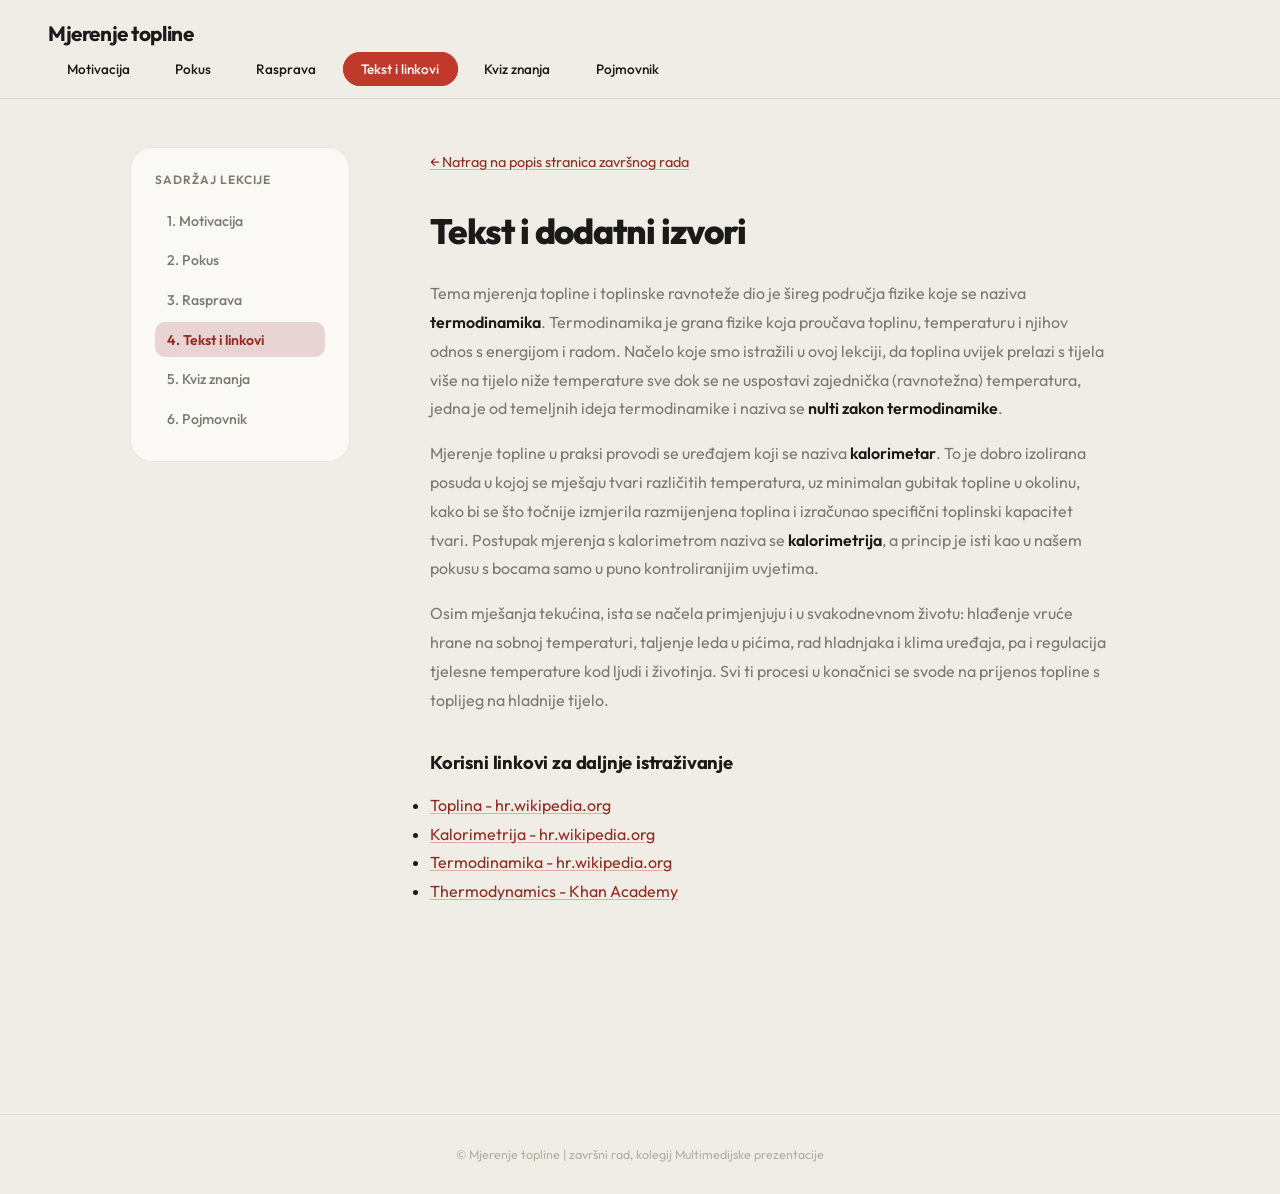
<file: Zavrsni rad/txt_&_links.html>
<!doctype html>
<html lang="hr">
<head>
<meta charset="UTF-8">
<meta name="viewport" content="width=device-width, initial-scale=1.0">
<title>Tekst i linkovi | Mjerenje topline</title>
<link rel="stylesheet" href="../assets/css/style.css">
</head>
<body>
<header>
  <h1>Mjerenje topline</h1>
  <nav class="horizontalni-meni">
    <ul>
      <li><a href="motivacija.html">Motivacija</a></li>
      <li><a href="pokus.html">Pokus</a></li>
      <li><a href="rasprava.html">Rasprava</a></li>
      <li><a href="txt_&_links.html" class="aktivno">Tekst i linkovi</a></li>
      <li><a href="kviz_znanja.html">Kviz znanja</a></li>
      <li><a href="pojmovnik.html">Pojmovnik</a></li>
    </ul>
  </nav>
</header>
<div class="glavni-okvir">
  <nav class="vertikalni-meni">
    <h2>Sadržaj lekcije</h2>
    <ul>
      <li><a href="motivacija.html">1. Motivacija</a></li>
      <li><a href="pokus.html">2. Pokus</a></li>
      <li><a href="rasprava.html">3. Rasprava</a></li>
      <li><a href="txt_&_links.html" class="aktivno">4. Tekst i linkovi</a></li>
      <li><a href="kviz_znanja.html">5. Kviz znanja</a></li>
      <li><a href="pojmovnik.html">6. Pojmovnik</a></li>
    </ul>
  </nav>
  <main>
    <p><a href="index.html" style="font-size:0.9em;">← Natrag na popis stranica završnog rada</a></p>
    <h2>Tekst i dodatni izvori</h2>

    <p>
      Tema mjerenja topline i toplinske ravnoteže dio je šireg područja
      fizike koje se naziva <strong>termodinamika</strong>. Termodinamika je grana fizike
      koja proučava toplinu, temperaturu i njihov odnos s energijom i radom.
      Načelo koje smo istražili u ovoj lekciji, da toplina uvijek prelazi s
      tijela više na tijelo niže temperature sve dok se ne uspostavi
      zajednička (ravnotežna) temperatura, jedna je od temeljnih ideja
      termodinamike i naziva se <strong>nulti zakon termodinamike</strong>.
    </p>
    <p>
      Mjerenje topline u praksi provodi se uređajem koji se naziva
      <strong>kalorimetar</strong>. To je dobro izolirana posuda u kojoj se
      mješaju tvari različitih temperatura, uz minimalan gubitak topline u
      okolinu, kako bi se što točnije izmjerila razmijenjena toplina i
      izračunao specifični toplinski kapacitet tvari. Postupak mjerenja s
      kalorimetrom naziva se <strong>kalorimetrija</strong>, a princip je
      isti kao u našem pokusu s bocama samo u puno kontroliranijim uvjetima.
    </p>
    <p>
      Osim mješanja tekućina, ista se načela primjenjuju i u svakodnevnom
      životu: hlađenje vruće hrane na sobnoj temperaturi, taljenje leda u
      pićima, rad hladnjaka i klima uređaja, pa i regulacija tjelesne
      temperature kod ljudi i životinja. Svi ti procesi u konačnici se
      svode na prijenos topline s toplijeg na hladnije tijelo.
    </p>

    <h3>Korisni linkovi za daljnje istraživanje</h3>
    <ul>
      <li><a href="https://hr.wikipedia.org/wiki/Toplina" target="_blank" rel="noopener">Toplina - hr.wikipedia.org</a></li>
      <li><a href="https://hr.wikipedia.org/wiki/Kalorimetrija" target="_blank" rel="noopener">Kalorimetrija - hr.wikipedia.org</a></li>
      <li><a href="https://hr.wikipedia.org/wiki/Termodinamika" target="_blank" rel="noopener">Termodinamika - hr.wikipedia.org</a></li>
      <li><a href="https://www.khanacademy.org/science/ap-chemistry-beta/x2eef969c74e0d802:thermodynamics" target="_blank" rel="noopener">Thermodynamics - Khan Academy</a></li>
    </ul>
    <p style="font-size:0.85em; color:#888;">
    </p>
  </main>
</div>
<footer>
  &copy; Mjerenje topline | završni rad, kolegij Multimedijske prezentacije
</footer>
</body>
</html>
</file>
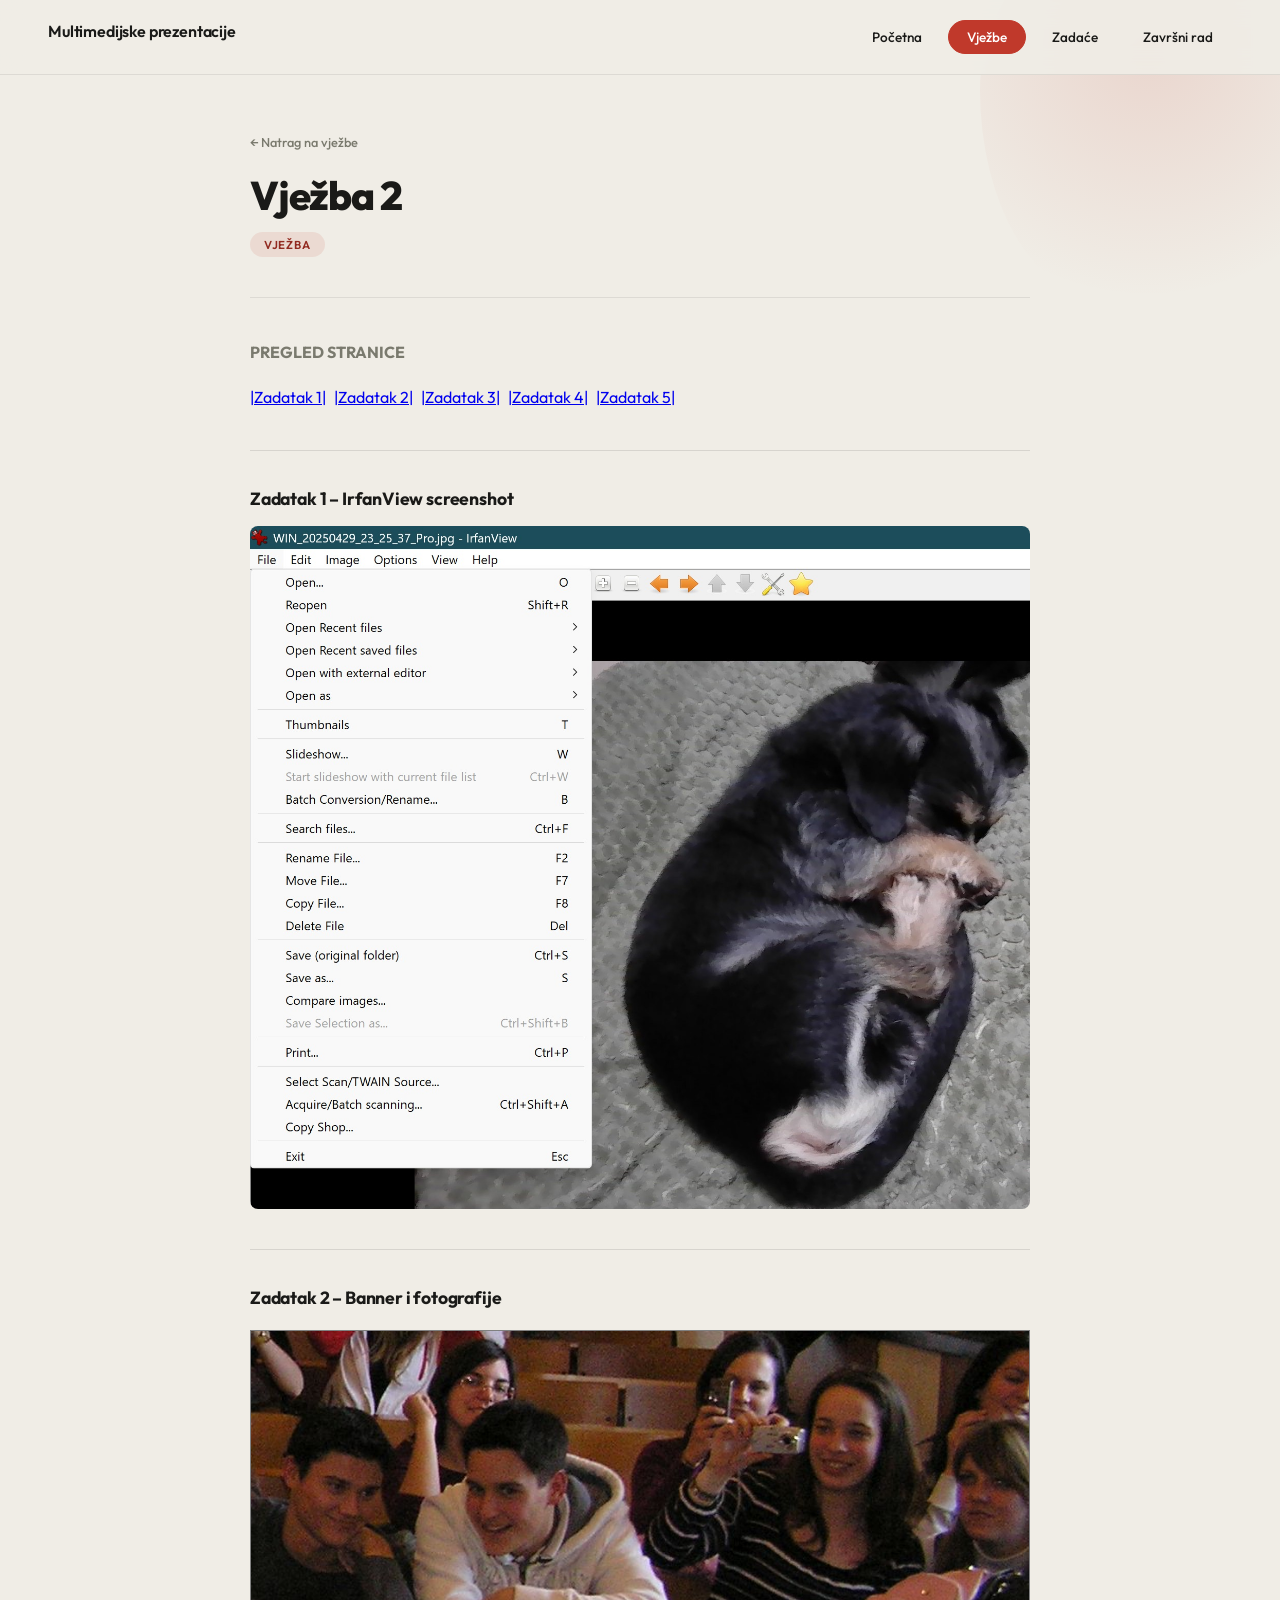
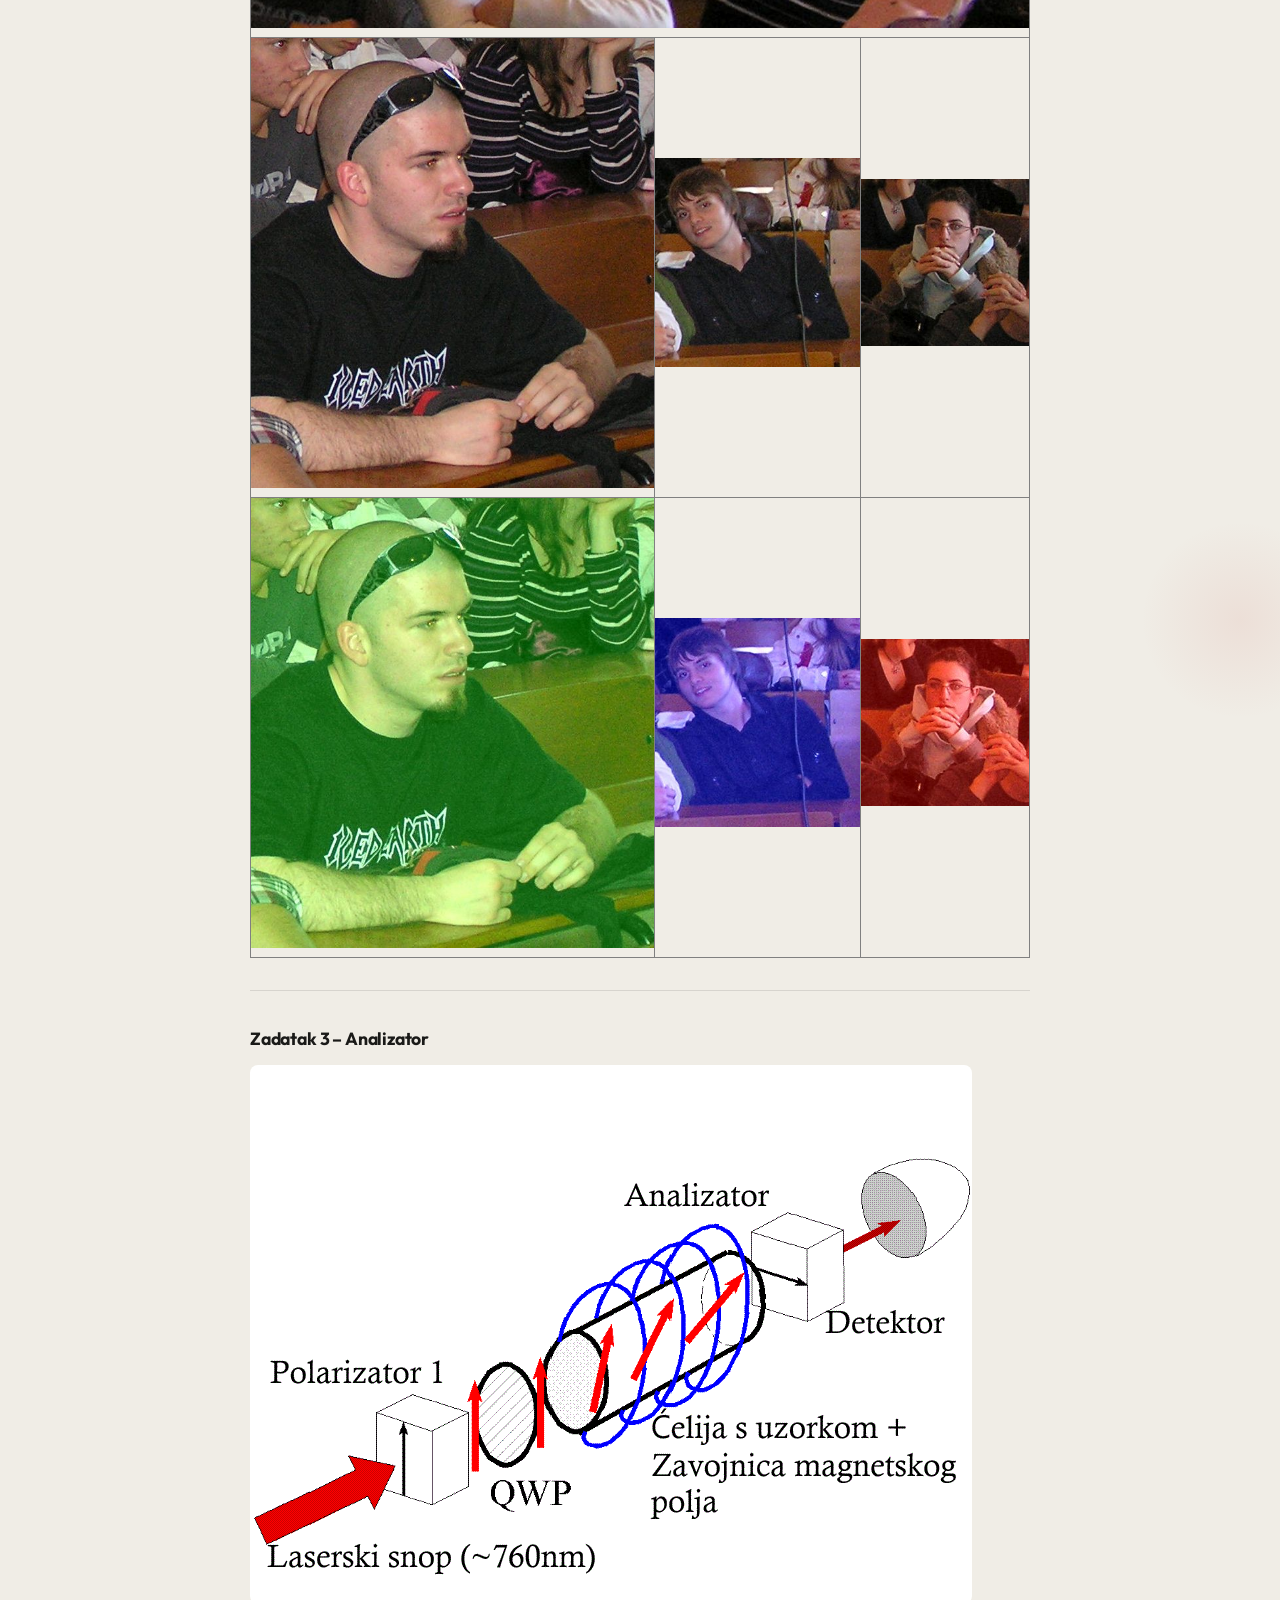
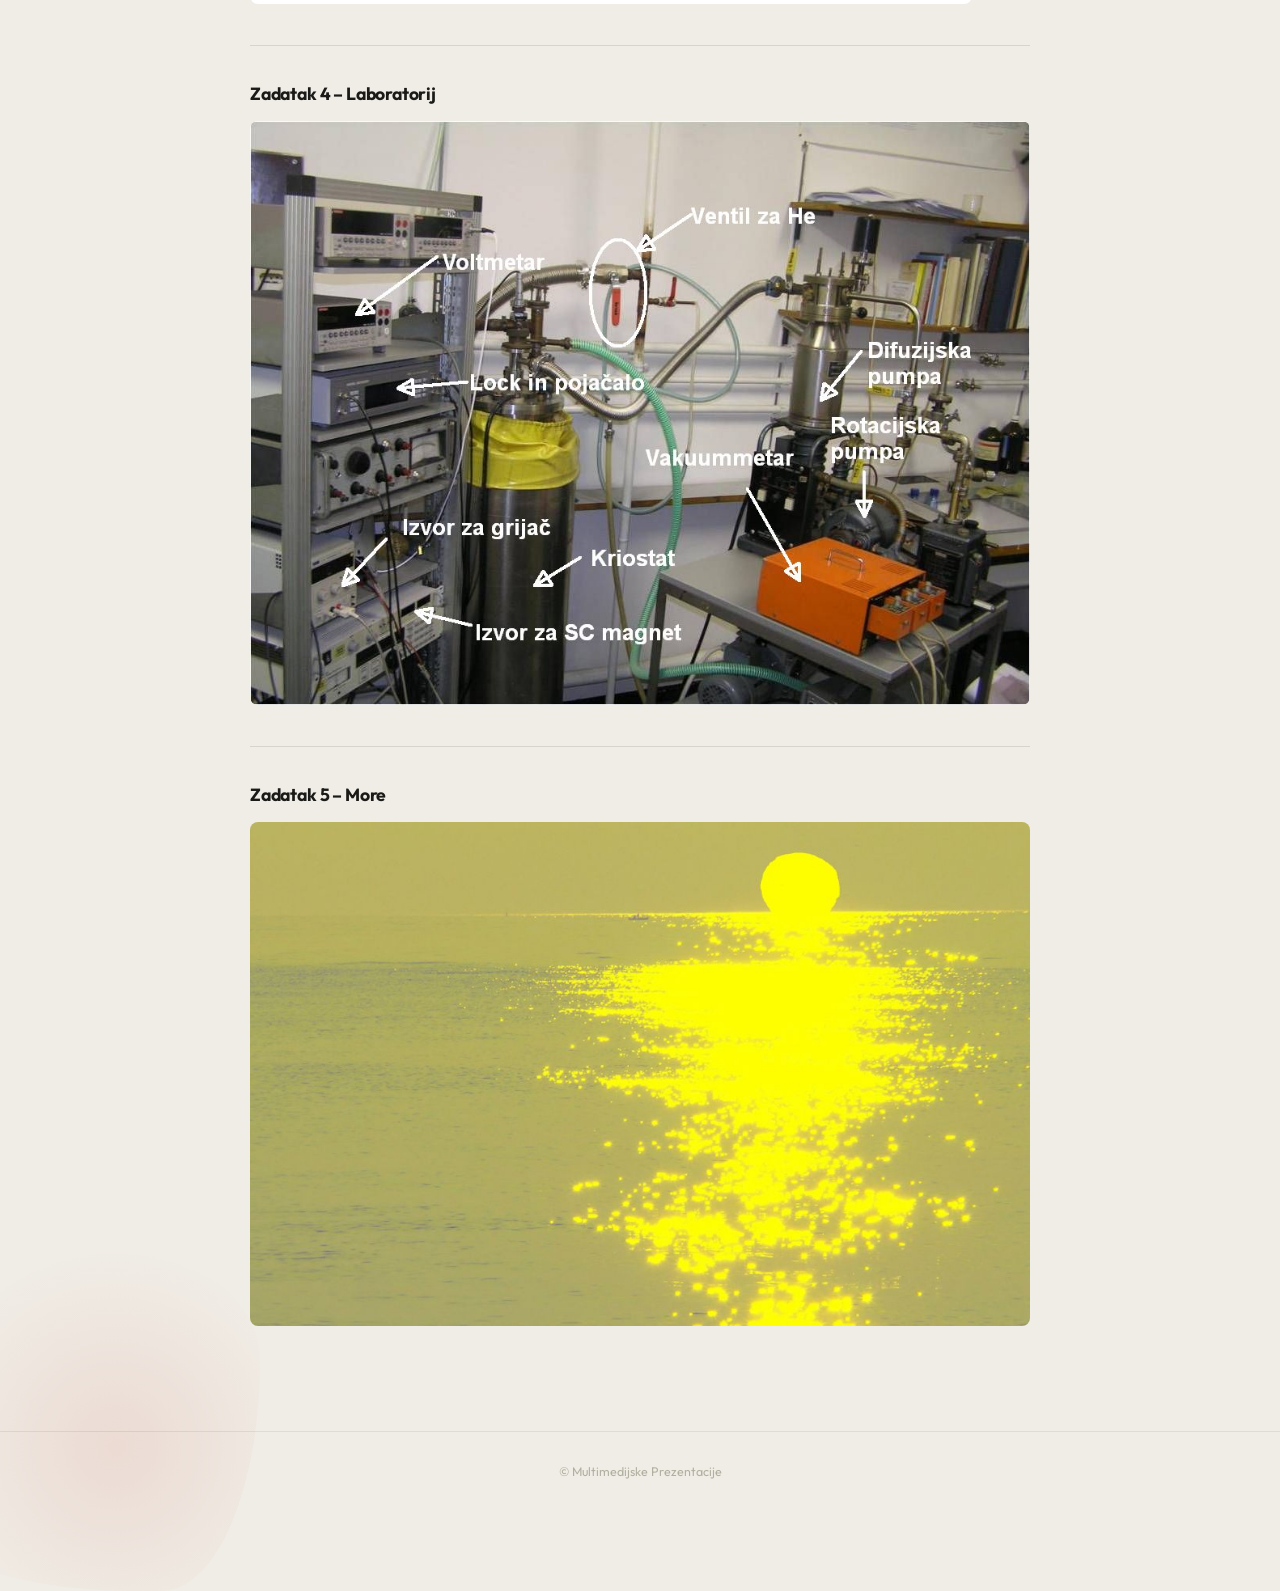
<file: vjezbe/vjezba2/vjezba2.html>
<!doctype html>
<html lang="hr">
<head>
  <meta charset="utf-8" />
  <meta name="viewport" content="width=device-width,initial-scale=1" />
  <title>Vježba 2 – Multimedijske Prezentacije</title>
  <link rel="stylesheet" href="../../assets/css/style.css">
</head>
<body>

  <div class="shape shape-1"></div>
  <div class="shape shape-2"></div>
  <div class="shape shape-3"></div>

  <header class="site-header">
    <h1>Multimedijske prezentacije</h1>
    <nav>
      <a href="../../index.html">Početna</a>
      <a href="../index.html" class="active">Vježbe</a>
      <a href="../../zadace/index.html">Zadaće</a>
      <a href="../Zavrsni rad/index.html">Završni rad</a>
    </nav>
  </header>

  <main>
    <div class="page-header">
      <a href="../index.html" class="back-link">← Natrag na vježbe</a>
      <h2>Vježba 2</h2>
      <span class="page-tag tag--vjezba">Vježba</span>
    </div>

    <div class="content">

      <!-- PREGLED STRANICE -->
      <p><strong>PREGLED STRANICE</strong></p>
      <ul style="list-style:none; padding:0; display:flex; flex-wrap:wrap; gap:0.5rem; margin-bottom:2rem;">
        <li><a href="#zad1">|Zadatak 1|</a></li>
        <li><a href="#zad2">|Zadatak 2|</a></li>
        <li><a href="#zad3">|Zadatak 3|</a></li>
        <li><a href="#zad4">|Zadatak 4|</a></li>
        <li><a href="#zad5">|Zadatak 5|</a></li>
      </ul>

      <hr style="margin:2rem 0; border:none; border-top:1px solid rgba(0,0,0,0.1);">

      <!-- ZADATAK 1 -->
      <a name="zad1"></a>
      <h3>Zadatak 1 – IrfanView screenshot</h3>
      <a href="irfan.jpg">
        <img src="irfan.jpg" alt="IrfanView screenshot" style="max-width:100%; border-radius:8px;">
      </a>

      <hr style="margin:2rem 0; border:none; border-top:1px solid rgba(0,0,0,0.1);">

      <!-- ZADATAK 2 -->
      <a name="zad2"></a>
      <h3>Zadatak 2 – Banner i fotografije</h3>
      <table border="1" cellpadding="6" cellspacing="0" style="border-collapse:collapse; width:100%; margin-top:1rem;">
        <tr>
          <td colspan="3" style="text-align:center;">
            <img src="banner.jpg" alt="Banner" style="max-width:100%;">
          </td>
        </tr>
        <tr>
          <td><img src="lice1.jpg" alt="Lice 1" style="max-width:100%;"></td>
          <td><img src="lice2.jpg" alt="Lice 2" style="max-width:100%;"></td>
          <td><img src="lice3.jpg" alt="Lice 3" style="max-width:100%;"></td>
        </tr>
        <tr>
          <td><img src="lice1-boja.jpg" alt="Lice 1 boja" style="max-width:100%;"></td>
          <td><img src="lice2-boja.jpg" alt="Lice 2 boja" style="max-width:100%;"></td>
          <td><img src="lice3-boja.jpg" alt="Lice 3 boja" style="max-width:100%;"></td>
        </tr>
      </table>

      <hr style="margin:2rem 0; border:none; border-top:1px solid rgba(0,0,0,0.1);">

      <!-- ZADATAK 3 -->
      <a name="zad3"></a>
      <h3>Zadatak 3 – Analizator</h3>
      <a href="analizator1.gif">
        <img src="analizator1.gif" alt="Analizator" style="max-width:100%; border-radius:8px;">
      </a>

      <hr style="margin:2rem 0; border:none; border-top:1px solid rgba(0,0,0,0.1);">

      <!-- ZADATAK 4 -->
      <a name="zad4"></a>
      <h3>Zadatak 4 – Laboratorij</h3>
      <a href="labos.jpg">
        <img src="labos.jpg" alt="Laboratorij" style="max-width:100%; border-radius:8px;">
      </a>

      <hr style="margin:2rem 0; border:none; border-top:1px solid rgba(0,0,0,0.1);">

      <!-- ZADATAK 5 -->
      <a name="zad5"></a>
      <h3>Zadatak 5 – More</h3>
      <a href="more1.jpg">
        <img src="more1.jpg" alt="More" style="max-width:100%; border-radius:8px;">
      </a>

    </div>
  </main>

  <footer>
    <p>&copy; Multimedijske Prezentacije</p>
  </footer>

</body>
</html>
</file>
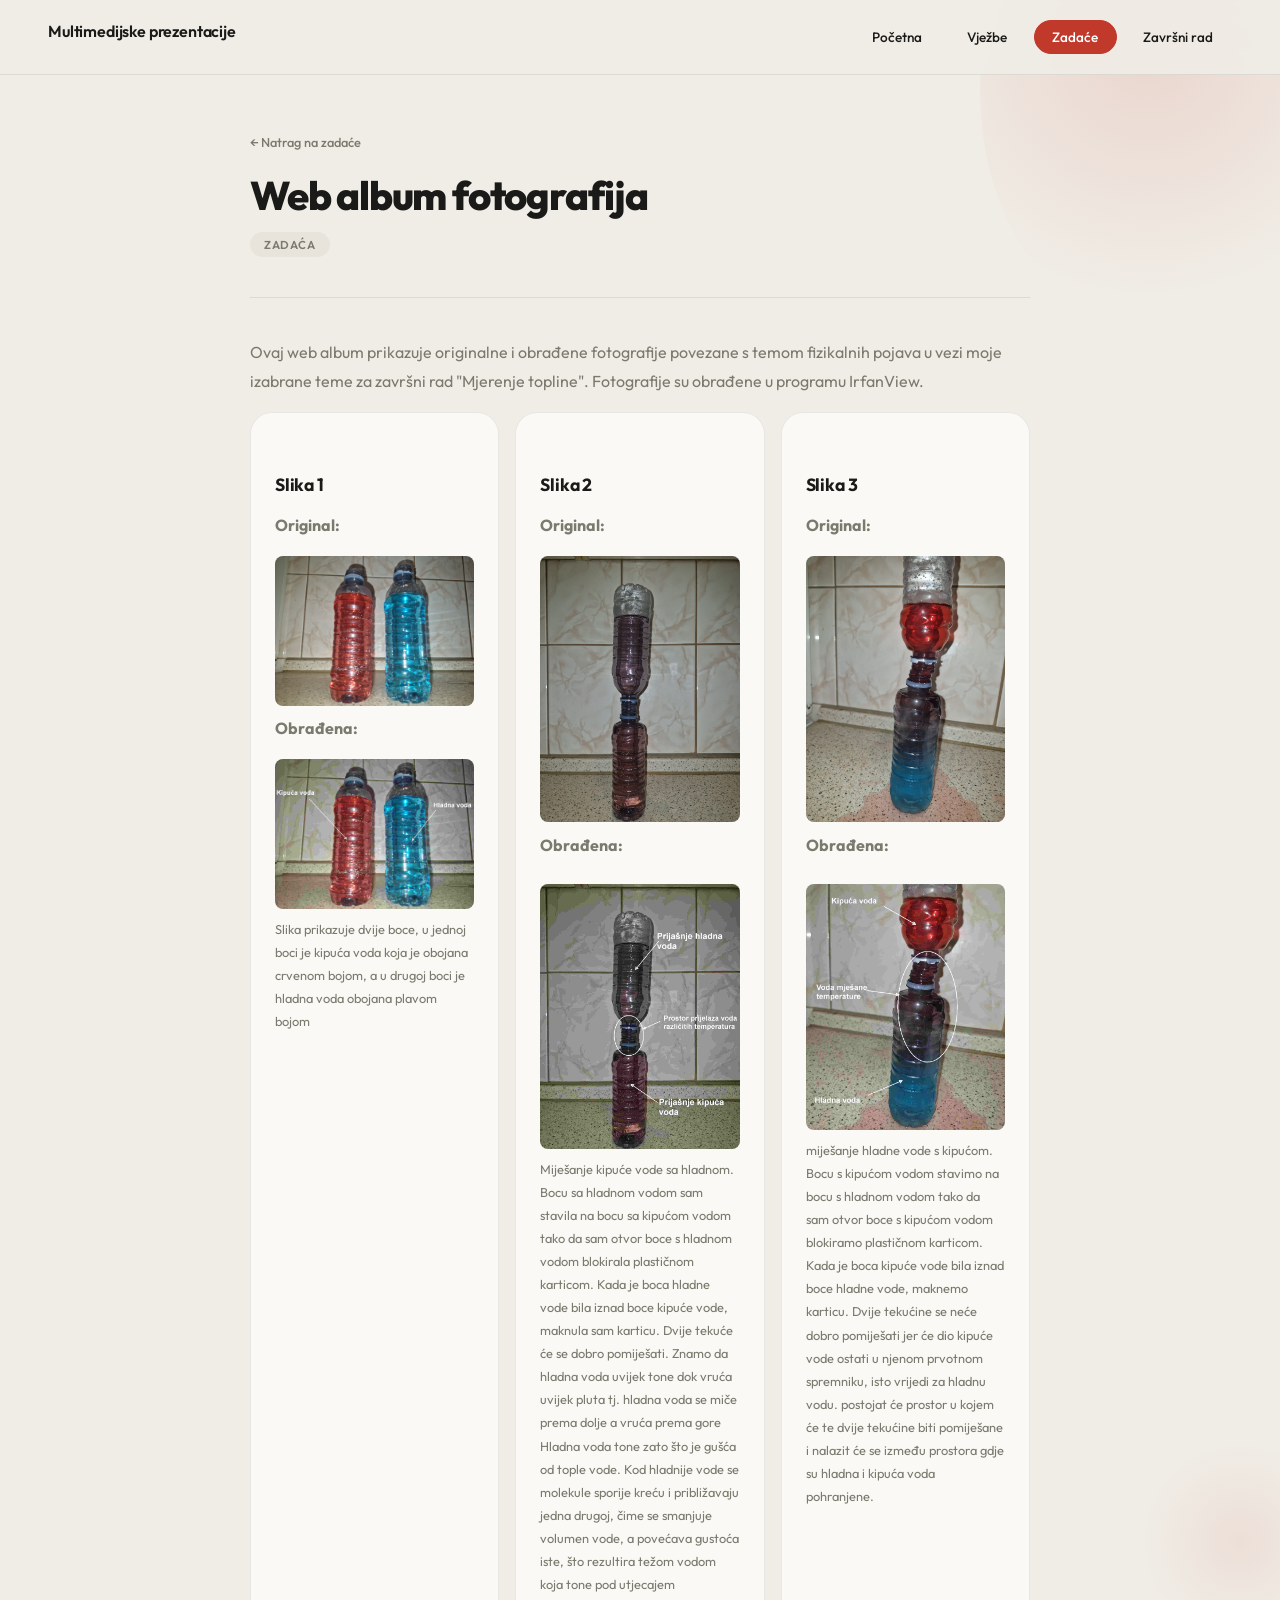
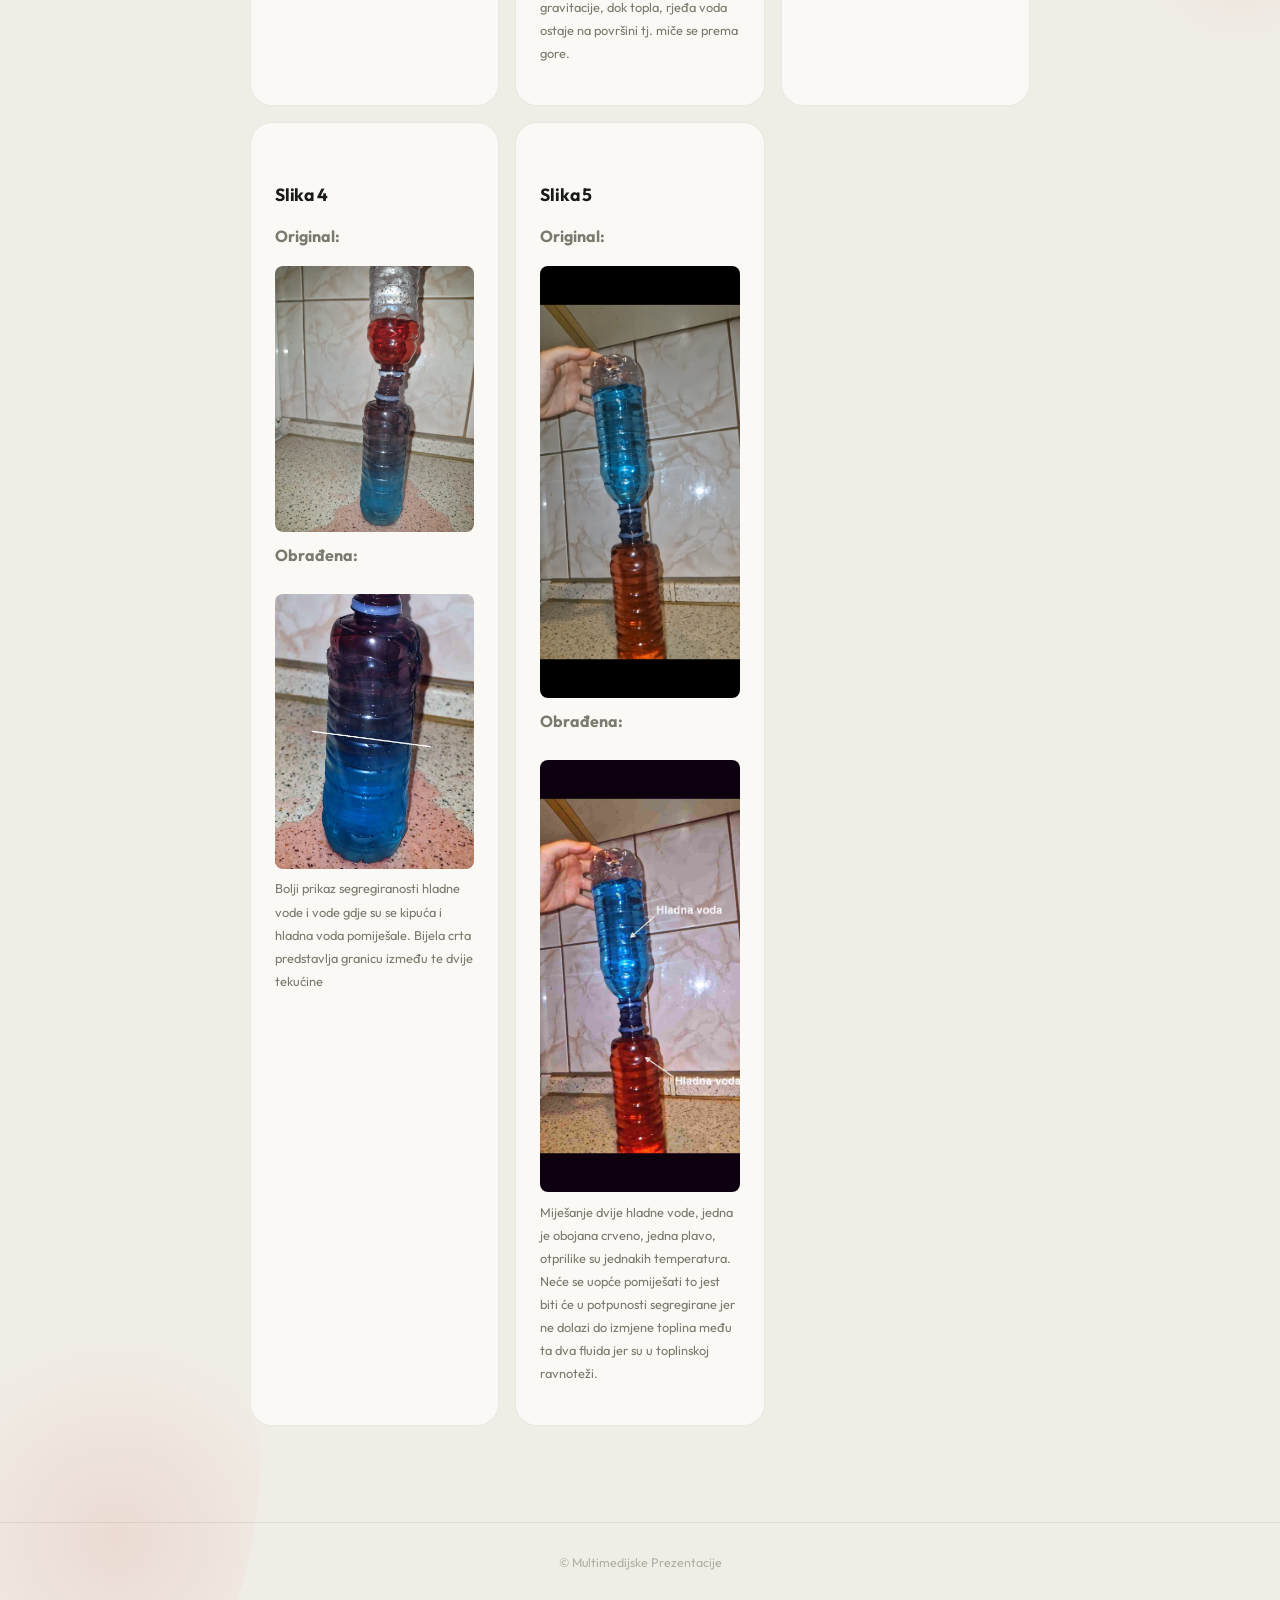
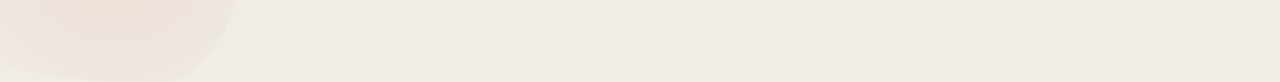
<file: zadace/zadaca2/zadaca2.html>
<!doctype html>
<html lang="hr">
<head>
  <meta charset="utf-8">
  <meta name="viewport" content="width=device-width,initial-scale=1">
  <title>Zadaća – Web album</title>

  <link rel="stylesheet" href="../../assets/css/style.css">
</head>

<body>

<div class="shape shape-1"></div>
<div class="shape shape-2"></div>
<div class="shape shape-3"></div>

<header class="site-header">
  <h1>Multimedijske prezentacije</h1>
  <nav>
    <a href="../../index.html">Početna</a>
    <a href="../index.html">Vježbe</a>
    <a href="../../zadace/index.html" class="active">Zadaće</a>
    <a href="../Zavrsni rad/index.html">Završni rad</a>
  </nav>
</header>

<main>

  <div class="page-header">
    <a href="../../zadace/index.html" class="back-link">← Natrag na zadaće</a>
    <h2>Web album fotografija</h2>
    <span class="page-tag tag--zadaca">Zadaća</span>
  </div>

  <div class="content">

    <p>
      Ovaj web album prikazuje originalne i obrađene fotografije povezane s temom fizikalnih pojava u vezi moje izabrane teme za završni rad "Mjerenje topline".
      Fotografije su obrađene u programu IrfanView.
    </p>

    <div class="cards-grid">

      <!-- SLIKA 1 -->
      <div class="card">
        <h3>Slika 1 </h3>

        <p><strong>Original:</strong></p>
        <img src="dvije-boce1.jpg" style="width:100%; border-radius:8px;">

        <p><strong>Obrađena:</strong></p>
        <img src="dvije-boce1_mod.jpg" style="width:100%; border-radius:8px;">

        <p class="card-meta">
          Slika prikazuje dvije boce, u jednoj boci je kipuća voda koja je obojana crvenom bojom, a u drugoj boci je hladna voda obojana plavom bojom
        </p>
      </div>

      <!-- SLIKA 2 -->
      <div class="card">
        <h3>Slika 2 </h3>
        <p><strong>Original:</strong></p>
        <img src="dvije-boce2.jpg" style="width:100%; border-radius:8px;">
        <p><strong>Obrađena:</strong></p>
        <img src="dvije-boce2_mod.jpg" style="width:100%; border-radius:8px; margin-top:0.5rem;">

        <p class="card-meta">
          Miješanje kipuće vode sa hladnom. Bocu sa hladnom vodom sam stavila na bocu sa kipućom vodom tako da sam otvor boce s hladnom vodom blokirala plastičnom karticom. Kada je boca hladne vode bila iznad boce kipuće vode, maknula sam karticu. Dvije tekuće će se dobro pomiješati. Znamo da hladna voda uvijek tone dok vruća uvijek pluta tj. hladna voda se miče prema dolje a vruća prema gore Hladna voda tone zato što je gušća od tople vode. Kod hladnije vode se molekule sporije kreću i približavaju jedna drugoj, čime se smanjuje volumen vode, a povećava gustoća iste, što rezultira težom vodom koja tone pod utjecajem gravitacije, dok topla, rjeđa voda ostaje na površini tj. miče se prema gore.
        </p>
      </div>

      <!-- SLIKA 3 -->
      <div class="card">
        <h3>Slika 3</h3>
        <p><strong>Original:</strong></p>
        <img src="dvije-boce3.jpg" style="width:100%; border-radius:8px;">
        <p><strong>Obrađena:</strong></p>
        <img src="dvije-boce3_mod.jpg" style="width:100%; border-radius:8px; margin-top:0.5rem;">
        <p class="card-meta">
          miješanje hladne vode s kipućom. Bocu s kipućom vodom stavimo na bocu s hladnom vodom tako da sam otvor boce s kipućom vodom blokiramo plastičnom karticom. Kada je boca kipuće vode bila iznad boce hladne vode, maknemo karticu. Dvije tekućine se neće dobro pomiješati jer će dio kipuće vode ostati u njenom prvotnom spremniku, isto vrijedi za hladnu vodu. postojat će prostor u kojem će te dvije tekućine biti pomiješane i nalazit će se između prostora gdje su hladna i kipuća voda pohranjene.
        </p>
      </div>

      <!-- SLIKA 4 -->
      <div class="card">
        <h3>Slika 4</h3>
        <p><strong>Original:</strong></p>
        <img src="dvije-boce4.jpg" style="width:100%; border-radius:8px;">
        <p><strong>Obrađena:</strong></p>
        <img src="dvije-boce4_mod.jpg" style="width:100%; border-radius:8px; margin-top:0.5rem;">
        <p class="card-meta">
          Bolji prikaz segregiranosti hladne vode i vode gdje su se kipuća i hladna voda pomiješale. Bijela crta predstavlja granicu između te dvije tekućine
        </p>
      </div>

      <!-- SLIKA 5 -->
      <div class="card">
        <h3>Slika 5</h3>
        <p><strong>Original:</strong></p>
        <img src="dvije-boce5.jpg" style="width:100%; border-radius:8px;">
        <p><strong>Obrađena:</strong></p>
        <img src="dvije-boce5_mod.jpg" style="width:100%; border-radius:8px; margin-top:0.5rem;">
        <p class="card-meta">
          Miješanje dvije hladne vode, jedna je obojana crveno, jedna plavo, otprilike su jednakih temperatura. Neće se uopće pomiješati to jest biti će u potpunosti segregirane jer ne dolazi do izmjene toplina među ta dva fluida jer su u toplinskoj ravnoteži.
        </p>
      </div>

    </div>

  </div>

</main>

<footer>
  <p>&copy; Multimedijske Prezentacije</p>
</footer>

</body>
</html>
</file>
<file: assets/css/style.css>
@import url('https://fonts.googleapis.com/css2?family=Outfit:wght@300;400;500;600;700;800;900&family=Fraunces:ital,wght@0,400;0,700;1,400;1,700;1,900&display=swap');

*, *::before, *::after {
  box-sizing: border-box;
  margin: 0;
  padding: 0;
}

:root {
  --bg: #f0ede6;
  --bg2: #e8e4db;
  --red: #c0392b;
  --red-light: #e8d5d3;
  --red-dark: #922b21;
  --text: #1a1a18;
  --text-muted: #7a7a6e;
  --text-light: #b0b0a0;
  --white: #faf9f5;
  --radius: 14px;
  --radius-lg: 22px;
}

html { scroll-behavior: smooth; }

body {
  position: relative;
  font-family: 'Outfit', sans-serif;
  background-color: var(--bg);
  color: var(--text);
  min-height: 100vh;
  overflow-x: hidden;
}

/* ── DEKORATIVNI OBLICI ── */
.shape {
  position: absolute;
  pointer-events: none;
  z-index: 0;
}

.shape-1 {
  top: -120px;
  right: -120px;
  width: 420px;
  height: 420px;
  background: radial-gradient(ellipse at 40% 40%, rgba(192,57,43,0.13) 0%, transparent 70%);
  border-radius: 60% 40% 70% 30% / 50% 60% 40% 50%;
  animation: morph1 12s ease-in-out infinite;
}

.shape-2 {
  bottom: -80px;
  left: -100px;
  width: 360px;
  height: 360px;
  background: radial-gradient(ellipse at 60% 60%, rgba(192,57,43,0.1) 0%, transparent 65%);
  border-radius: 40% 60% 30% 70% / 60% 40% 70% 30%;
  animation: morph2 15s ease-in-out infinite;
}

.shape-3 {
  top: 45%;
  right: -60px;
  width: 200px;
  height: 200px;
  background: radial-gradient(ellipse, rgba(192,57,43,0.08) 0%, transparent 70%);
  border-radius: 50% 50% 40% 60% / 40% 60% 50% 50%;
  animation: morph1 10s ease-in-out infinite reverse;
}

@keyframes morph1 {
  0%, 100% { border-radius: 60% 40% 70% 30% / 50% 60% 40% 50%; }
  33%       { border-radius: 40% 60% 30% 70% / 70% 30% 60% 40%; }
  66%       { border-radius: 70% 30% 50% 50% / 40% 70% 30% 60%; }
}

@keyframes morph2 {
  0%, 100% { border-radius: 40% 60% 30% 70% / 60% 40% 70% 30%; }
  33%       { border-radius: 60% 40% 70% 30% / 30% 70% 40% 60%; }
  66%       { border-radius: 30% 70% 50% 50% / 60% 40% 60% 40%; }
}

/* ── HEADER ── */
.site-header {
  position: sticky;
  top: 0;
  z-index: 100;
  display: flex;
  align-items: center;
  justify-content: space-between;
  padding: 1.25rem 3rem;
  background: rgba(240, 237, 230, 0.88);
  backdrop-filter: blur(12px);
  border-bottom: 1px solid rgba(0,0,0,0.08);
}

.site-header h1 {
  font-family: 'Outfit', sans-serif;
  font-size: 1rem;
  font-weight: 600;
  color: var(--text);
  letter-spacing: -0.01em;
}

.site-header nav {
  display: flex;
  gap: 0.5rem;
}

.site-header nav a {
  font-family: 'Outfit', sans-serif;
  font-size: 0.85rem;
  font-weight: 500;
  color: var(--text);
  text-decoration: none;
  padding: 0.45rem 1.1rem;
  border-radius: 999px;
  background: transparent;
  border: 1.5px solid transparent;
  transition: all 0.22s ease;
}

.site-header nav a:hover {
  background: var(--red-light);
  border-color: rgba(192,57,43,0.2);
  color: var(--red-dark);
}

.site-header nav a.active {
  background: var(--red);
  color: #fff;
  border-color: var(--red);
}

/* ── MAIN ── */
main {
  position: relative;
  z-index: 1;
  max-width: 860px;
  margin: 0 auto;
  padding: 0 2.5rem 6rem;
}

/* ── HERO ── */
.hero {
  padding: 5rem 0;
  border-bottom: 1px solid rgba(0,0,0,0.1);
  animation: fadeUp 0.7s ease both;
}

.hero-label {
  display: flex;
  align-items: center;
  gap: 0.75rem;
  font-size: 0.72rem;
  font-weight: 600;
  letter-spacing: 0.13em;
  text-transform: uppercase;
  color: var(--text-muted);
  margin-bottom: 1.75rem;
}

.hero-label::before {
  content: '';
  display: block;
  width: 32px;
  height: 2px;
  background: var(--red);
  border-radius: 2px;
  flex-shrink: 0;
}

.hero-name {
  font-family: 'Outfit', sans-serif;
  font-size: clamp(3rem, 9vw, 6.5rem);
  font-weight: 800;
  line-height: 1.0;
  letter-spacing: -0.04em;
  color: var(--text);
}

.hero-name-italic {
  font-family: 'Fraunces', serif;
  font-style: italic;
  font-weight: 900;
  color: var(--red);
  display: block;
}

.hero p {
  font-size: 1rem;
  color: var(--text-muted);
  max-width: 440px;
  line-height: 1.75;
  margin-top: 1.5rem;
  font-weight: 300;
}

/* ── SEKCIJE ── */
.section {
  padding: 4rem 0;
  border-bottom: 1px solid rgba(0,0,0,0.08);
  animation: fadeUp 0.6s ease both;
}

.section:last-child { border-bottom: none; }

.section-heading {
  display: flex;
  align-items: baseline;
  gap: 1rem;
  margin-bottom: 2.5rem;
}

.section-num {
  font-size: 0.8rem;
  font-weight: 500;
  color: var(--text-light);
  font-variant-numeric: tabular-nums;
}

.section-heading h2 {
  font-family: 'Outfit', sans-serif;
  font-size: clamp(1.8rem, 4vw, 2.8rem);
  font-weight: 800;
  letter-spacing: -0.03em;
  color: var(--text);
}

/* ── KARTICE ── */
.cards-grid {
  display: grid;
  grid-template-columns: repeat(auto-fill, minmax(200px, 1fr));
  gap: 1rem;
}

.card {
  position: relative;
  background: var(--white);
  border: 1px solid rgba(0,0,0,0.07);
  border-radius: var(--radius-lg);
  padding: 1.5rem;
  text-decoration: none;
  color: var(--text);
  transition: transform 0.22s ease, box-shadow 0.22s ease, border-color 0.22s ease;
  animation: fadeUp 0.5s ease both;
}

.card:nth-child(1) { animation-delay: 0.05s; }
.card:nth-child(2) { animation-delay: 0.12s; }
.card:nth-child(3) { animation-delay: 0.19s; }
.card:nth-child(4) { animation-delay: 0.26s; }

.card:hover {
  transform: translateY(-3px);
  box-shadow: 0 8px 30px rgba(0,0,0,0.08);
  border-color: rgba(192,57,43,0.25);
}

.card-number {
  font-size: 0.75rem;
  font-weight: 500;
  color: var(--text-muted);
  margin-bottom: 0.6rem;
}

.card h3 {
  font-family: 'Outfit', sans-serif;
  font-size: 1rem;
  font-weight: 700;
  margin-bottom: 0.4rem;
  letter-spacing: -0.01em;
}

.card-meta {
  font-size: 0.8rem;
  color: var(--text-muted);
  font-weight: 400;
  margin-bottom: 1rem;
}

.card-status {
  display: inline-block;
  font-size: 0.68rem;
  font-weight: 600;
  letter-spacing: 0.08em;
  text-transform: uppercase;
  padding: 0.3rem 0.8rem;
  border-radius: 999px;
}

.status--tijeku {
  background: var(--bg2);
  color: var(--text-muted);
}

.status--gotovo {
  background: rgba(192,57,43,0.1);
  color: var(--red-dark);
}

/* ── PAGE HEADER (podstranice) ── */
.page-header {
  padding: 3.5rem 0 2.5rem;
  border-bottom: 1px solid rgba(0,0,0,0.08);
  margin-bottom: 2.5rem;
  animation: fadeUp 0.5s ease both;
}

.back-link {
  display: inline-flex;
  align-items: center;
  gap: 0.4rem;
  font-size: 0.8rem;
  font-weight: 500;
  color: var(--text-muted);
  text-decoration: none;
  margin-bottom: 1.25rem;
  transition: color 0.2s;
}

.back-link:hover { color: var(--red); }

.page-header h2 {
  font-family: 'Outfit', sans-serif;
  font-size: clamp(1.6rem, 4vw, 2.5rem);
  font-weight: 800;
  letter-spacing: -0.03em;
}

.page-tag {
  display: inline-block;
  font-size: 0.72rem;
  font-weight: 600;
  letter-spacing: 0.08em;
  text-transform: uppercase;
  padding: 0.3rem 0.85rem;
  border-radius: 999px;
  margin-top: 0.75rem;
}

.tag--vjezba {
  background: rgba(192,57,43,0.1);
  color: var(--red-dark);
}

.tag--zadaca {
  background: var(--bg2);
  color: var(--text-muted);
}

/* ── CONTENT ── */
.content {
  line-height: 1.8;
  font-size: 1rem;
  animation: fadeUp 0.6s 0.1s ease both;
}

.content h3 {
  font-family: 'Outfit', sans-serif;
  font-size: 1.1rem;
  font-weight: 700;
  margin: 2rem 0 0.7rem;
  letter-spacing: -0.01em;
}

.content p { margin-bottom: 1rem; color: var(--text-muted); }
.content ul, .content ol { padding-left: 1.5rem; margin-bottom: 1rem; color: var(--text-muted); }
.content li { margin-bottom: 0.4rem; }

.content code {
  font-size: 0.875em;
  background: var(--bg2);
  border: 1px solid rgba(0,0,0,0.08);
  padding: 0.15em 0.5em;
  border-radius: 6px;
  color: var(--red-dark);
  font-family: 'Courier New', monospace;
}

.content pre {
  background: var(--text);
  border-radius: var(--radius);
  padding: 1.25rem 1.5rem;
  overflow-x: auto;
  margin: 1.5rem 0;
}

.content pre code {
  background: none;
  border: none;
  padding: 0;
  font-size: 0.875rem;
  color: #f0ede6;
}

/* ── FOOTER ── */
footer {
  position: relative;
  z-index: 1;
  text-align: center;
  padding: 2rem;
  font-size: 0.78rem;
  color: var(--text-light);
  border-top: 1px solid rgba(0,0,0,0.07);
}

/* ── ANIMACIJE ── */
@keyframes fadeUp {
  from { opacity: 0; transform: translateY(18px); }
  to   { opacity: 1; transform: translateY(0); }
}

/* ── MOBILNA PRILAGODBA ── */
@media (max-width: 640px) {
  .site-header { padding: 1rem 1.25rem; }
  main { padding: 0 1.25rem 4rem; }
  .hero { padding: 3rem 0; }
  .cards-grid { grid-template-columns: 1fr; }
  .shape-1 { width: 250px; height: 250px; top: -60px; right: -60px; }
  .shape-2 { width: 200px; height: 200px; }
}

/* ── HEADER (bare <header>, koristi se umjesto .site-header) ── */
header {
  position: sticky;
  top: 0;
  z-index: 100;
  padding: 1.25rem 3rem;
  background: rgba(240, 237, 230, 0.88);
  backdrop-filter: blur(12px);
  border-bottom: 1px solid rgba(0,0,0,0.08);
}

header h1 {
  font-family: 'Outfit', sans-serif;
  font-size: 1.3rem;
  font-weight: 700;
  letter-spacing: -0.02em;
  color: var(--text);
  margin-bottom: 0.75rem;
}

/* ── HORIZONTALNI MENI (gornja navigacija) ── */
.horizontalni-meni ul {
  display: flex;
  flex-wrap: wrap;
  gap: 0.5rem;
  list-style: none;
}

.horizontalni-meni a {
  font-family: 'Outfit', sans-serif;
  font-size: 0.85rem;
  font-weight: 500;
  color: var(--text);
  text-decoration: none;
  padding: 0.45rem 1.1rem;
  border-radius: 999px;
  border: 1.5px solid transparent;
  transition: all 0.22s ease;
}

.horizontalni-meni a:hover {
  background: var(--red-light);
  border-color: rgba(192,57,43,0.2);
  color: var(--red-dark);
}

.horizontalni-meni a.aktivno {
  background: var(--red);
  color: #fff;
  border-color: var(--red);
}

/* ── GLAVNI OKVIR (dvostupčani layout: bočni meni + sadržaj) ── */
.glavni-okvir {
  position: relative;
  z-index: 1;
  display: flex;
  align-items: flex-start;
  gap: 2.5rem;
  max-width: 1100px;
  margin: 0 auto;
  padding: 3rem 2.5rem 6rem;
}

/* ── VERTIKALNI MENI (bočna navigacija) ── */
.vertikalni-meni {
  flex: 0 0 220px;
  position: sticky;
  top: 6rem;
  background: var(--white);
  border: 1px solid rgba(0,0,0,0.07);
  border-radius: var(--radius-lg);
  padding: 1.5rem;
}

.vertikalni-meni h2 {
  font-family: 'Outfit', sans-serif;
  font-size: 0.75rem;
  font-weight: 600;
  letter-spacing: 0.08em;
  text-transform: uppercase;
  color: var(--text-muted);
  margin-bottom: 1rem;
}

.vertikalni-meni ul {
  list-style: none;
  display: flex;
  flex-direction: column;
  gap: 0.25rem;
}

.vertikalni-meni a {
  display: block;
  font-family: 'Outfit', sans-serif;
  font-size: 0.88rem;
  font-weight: 500;
  color: var(--text-muted);
  text-decoration: none;
  padding: 0.55rem 0.75rem;
  border-radius: 10px;
  transition: all 0.2s ease;
}

.vertikalni-meni a:hover {
  background: var(--bg2);
  color: var(--text);
}

.vertikalni-meni a.aktivno {
  background: var(--red-light);
  color: var(--red-dark);
  font-weight: 600;
}

/* ── MAIN SADRŽAJ (bare <main> unutar .glavni-okvir) ── */
.glavni-okvir main {
  flex: 1;
  min-width: 0;
  line-height: 1.8;
  font-size: 1rem;
}

.glavni-okvir main h2 {
  font-family: 'Outfit', sans-serif;
  font-size: clamp(1.5rem, 3.5vw, 2.2rem);
  font-weight: 800;
  letter-spacing: -0.03em;
  margin: 1.5rem 0 1rem;
  color: var(--text);
}

.glavni-okvir main h3 {
  font-family: 'Outfit', sans-serif;
  font-size: 1.15rem;
  font-weight: 700;
  margin: 2rem 0 0.7rem;
  letter-spacing: -0.01em;
}

.glavni-okvir main p {
  margin-bottom: 1rem;
  color: var(--text-muted);
}

.glavni-okvir main strong {
  color: var(--text);
  font-weight: 600;
}

.glavni-okvir main a {
  color: var(--red-dark);
  text-decoration: underline;
  text-decoration-color: rgba(192,57,43,0.35);
  text-underline-offset: 2px;
}

.glavni-okvir main a:hover {
  text-decoration-color: var(--red-dark);
}

/* ── SLIKE / FIGURE ── */
.glavni-okvir figure {
  margin: 1.75rem 0;
  background: var(--white);
  border: 1px solid rgba(0,0,0,0.07);
  border-radius: var(--radius-lg);
  padding: 1rem;
}

.glavni-okvir figure img {
  width: 100%;
  border-radius: var(--radius);
  display: block;
}

.glavni-okvir figcaption {
  font-size: 0.82rem;
  color: var(--text-muted);
  margin-top: 0.75rem;
  line-height: 1.6;
}

.glavni-okvir figcaption small {
  display: block;
  margin-top: 0.4rem;
  color: var(--text-light);
}

/* ── VIDEO OMOT (responzivni YouTube embed, 16:9) ── */
.video-omot {
  position: relative;
  width: 100%;
  padding-top: 56.25%;
  margin: 1.75rem 0;
  border-radius: var(--radius-lg);
  overflow: hidden;
  border: 1px solid rgba(0,0,0,0.07);
}

.video-omot iframe {
  position: absolute;
  top: 0;
  left: 0;
  width: 100%;
  height: 100%;
  border: 0;
}

/* ── MOBILNA PRILAGODBA ── */
@media (max-width: 768px) {
  header { padding: 1rem 1.25rem; }

  .glavni-okvir {
    flex-direction: column;
    padding: 2rem 1.25rem 4rem;
    gap: 1.5rem;
  }

  .vertikalni-meni {
    position: static;
    flex: 1 1 auto;
    width: 100%;
  }
}
</file>
